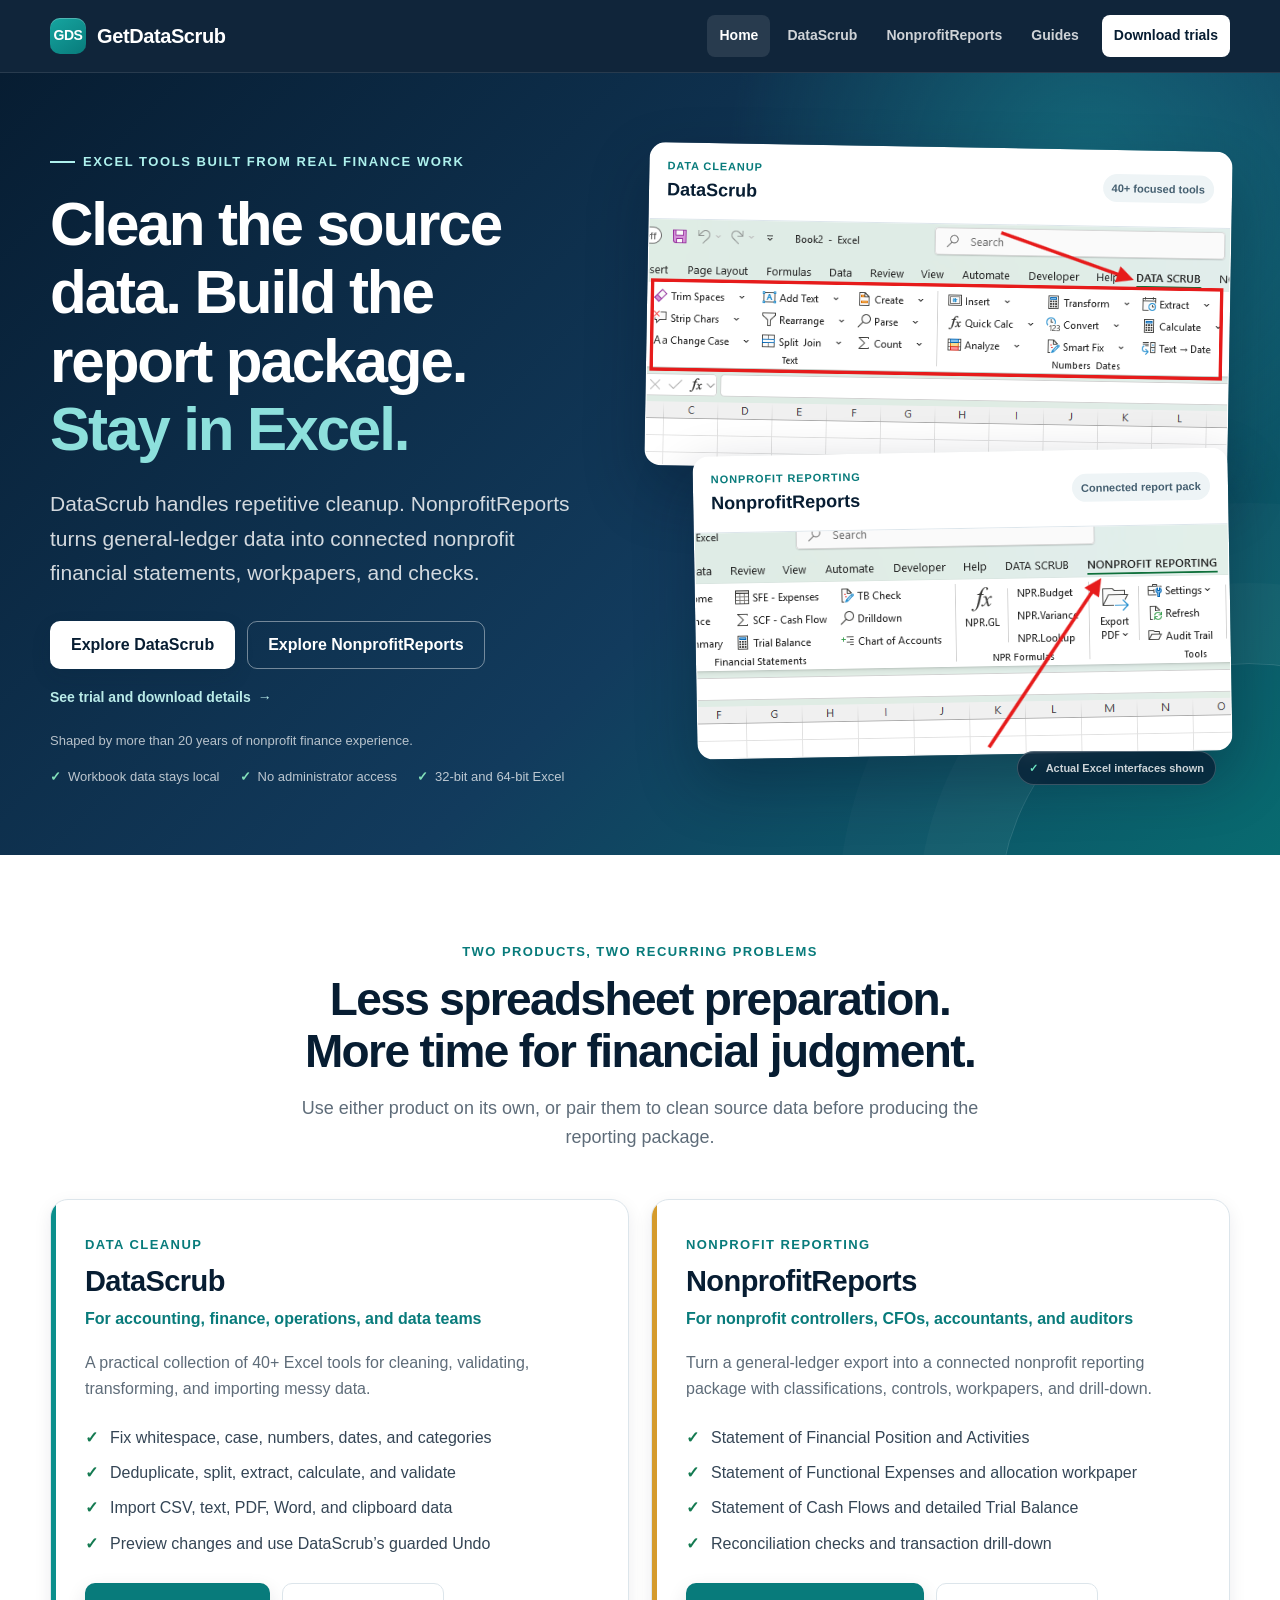
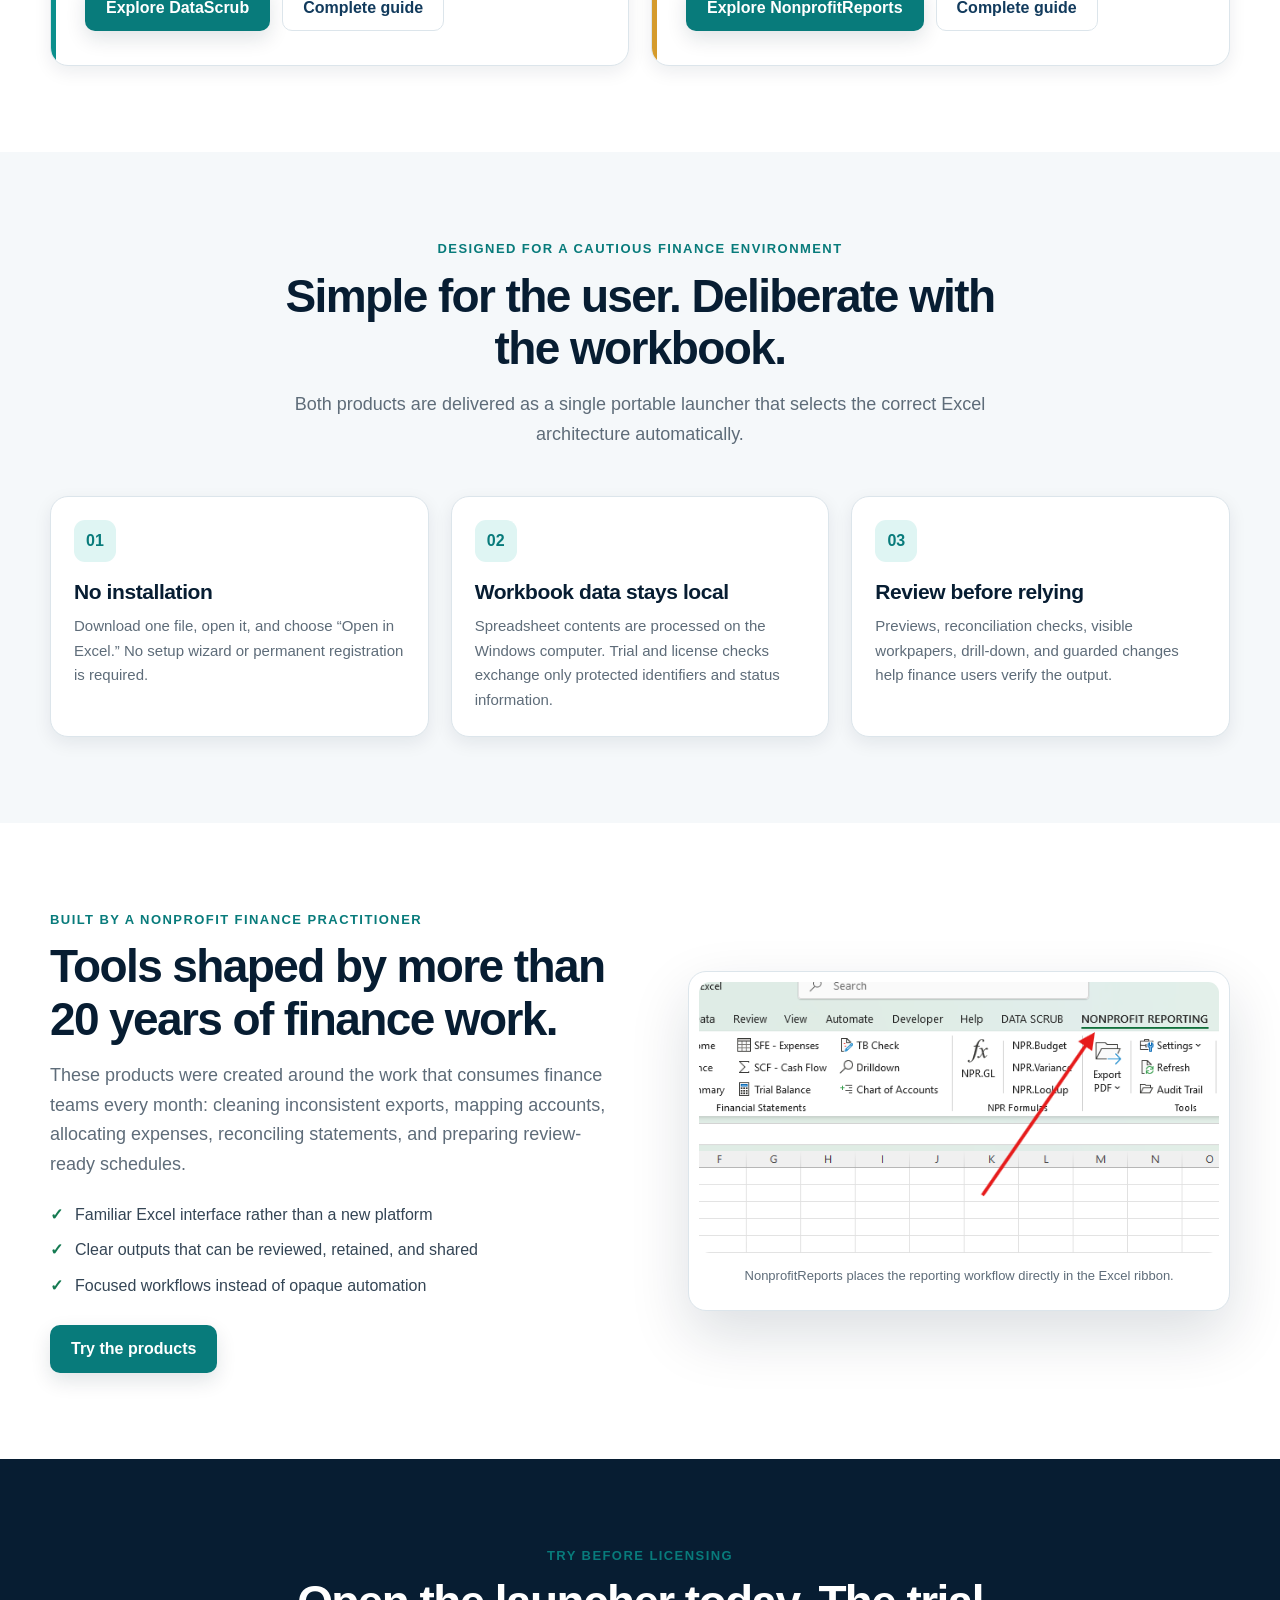
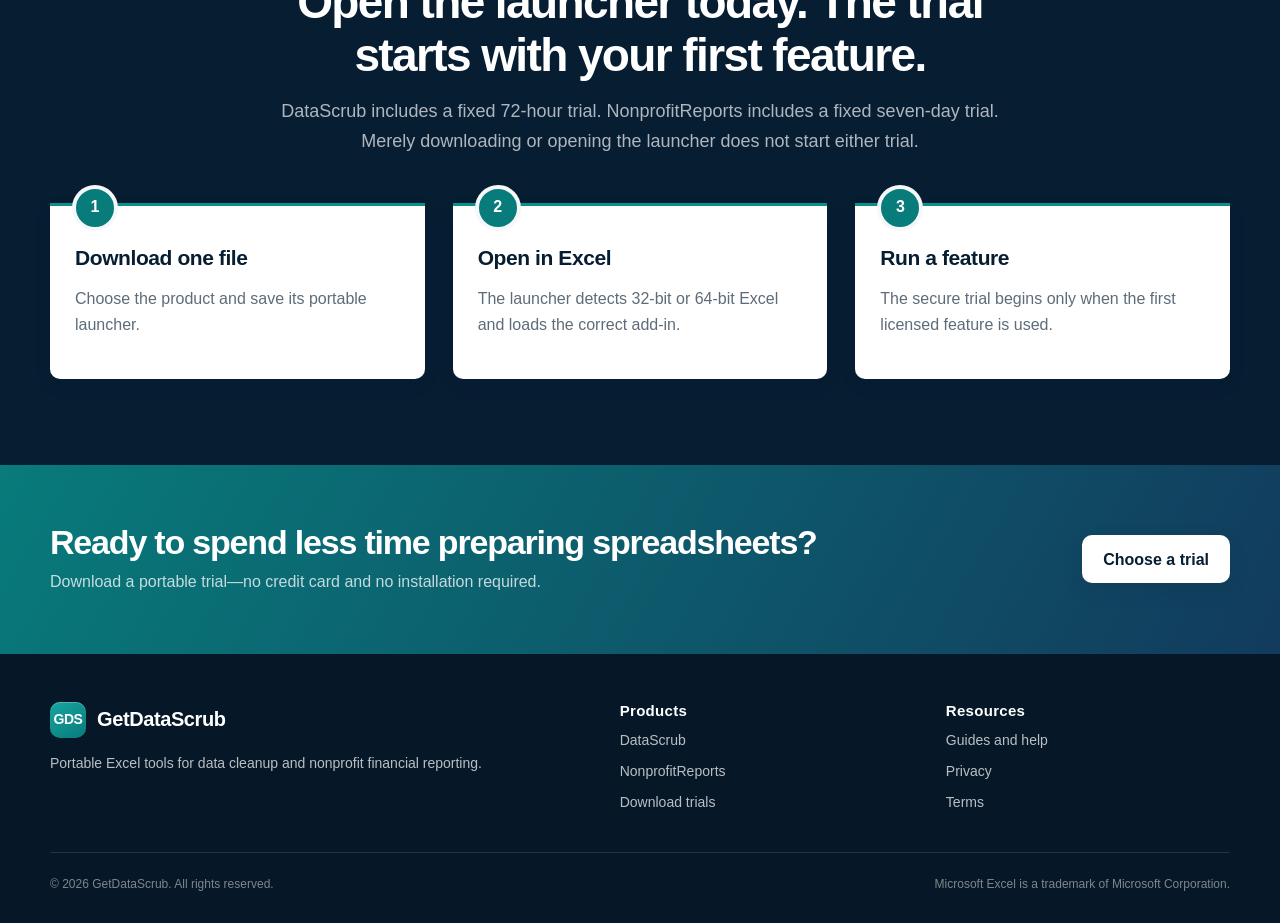
<file: index.html>
<!doctype html>
<html lang="en">
<head>
  <meta charset="utf-8">
  <meta name="viewport" content="width=device-width, initial-scale=1">
  <title>GetDataScrub — Excel tools for clean data and nonprofit reporting</title>
  <meta name="description" content="Portable Excel add-ins for cleaning accounting data and producing nonprofit financial reports. No installation, no administrator access, and no workbook uploads.">
  <meta property="og:title" content="GetDataScrub — Less spreadsheet cleanup. Better reporting.">
  <meta property="og:description" content="Two portable Excel add-ins built for accounting and nonprofit finance teams.">
  <meta property="og:image" content="https://getdatascrub.com/assets/og.png"><meta name="twitter:card" content="summary_large_image">
  <link rel="stylesheet" href="assets/site.css?v=20260819-3">
</head>
<body>
  <a class="skip-link" href="#main">Skip to content</a>
  <header class="site-header"><div class="container nav-wrap">
    <a class="brand" href="index.html" aria-label="GetDataScrub home"><span class="brand-mark">GDS</span><span>GetDataScrub</span></a>
    <button class="nav-toggle" type="button" aria-label="Open navigation" aria-expanded="false" data-nav-toggle>☰</button>
    <nav class="site-nav" aria-label="Primary navigation" data-nav><a href="index.html" aria-current="page">Home</a><a href="datascrub.html">DataScrub</a><a href="nonprofitreports.html">NonprofitReports</a><a href="support.html">Guides</a><a class="nav-cta" href="downloads.html">Download trials</a></nav>
  </div></header>

  <main id="main">
    <section class="hero home-hero"><div class="container home-hero-grid">
      <div class="home-hero-copy">
        <div class="eyebrow">Excel tools built from real finance work</div>
        <h1>Clean the source data. Build the report package. <strong>Stay in Excel.</strong></h1>
        <p class="hero-copy">DataScrub handles repetitive cleanup. NonprofitReports turns general-ledger data into connected nonprofit financial statements, workpapers, and checks.</p>
        <div class="home-hero-actions"><a class="button button-light" href="datascrub.html">Explore DataScrub</a><a class="button button-outline" href="nonprofitreports.html">Explore NonprofitReports</a></div>
        <a class="trial-details-link" href="downloads.html">See trial and download details <span aria-hidden="true">→</span></a>
        <p class="experience-note">Shaped by more than 20 years of nonprofit finance experience.</p>
        <div class="trust-line" aria-label="Product benefits"><span>Workbook data stays local</span><span>No administrator access</span><span>32-bit and 64-bit Excel</span></div>
      </div>
      <div class="home-product-showcase" aria-label="Actual DataScrub and NonprofitReports interfaces in Excel">
        <article class="home-ribbon-card">
          <div class="home-ribbon-heading"><div><span>Data cleanup</span><strong>DataScrub</strong></div><em>40+ focused tools</em></div>
          <img src="datascrub-ribbon.png" alt="Actual DataScrub ribbon displayed in Microsoft Excel">
        </article>
        <article class="home-ribbon-card npr-card">
          <div class="home-ribbon-heading"><div><span>Nonprofit reporting</span><strong>NonprofitReports</strong></div><em>Connected report pack</em></div>
          <img src="npr-ribbon.png" alt="Actual NonprofitReports ribbon displayed in Microsoft Excel">
        </article>
        <p class="actual-interface-note"><span aria-hidden="true">✓</span> Actual Excel interfaces shown</p>
      </div>
    </div></section>

    <section class="section" id="products"><div class="container">
      <div class="section-heading"><div class="kicker">Two products, two recurring problems</div><h2>Less spreadsheet preparation. More time for financial judgment.</h2><p>Use either product on its own, or pair them to clean source data before producing the reporting package.</p></div>
      <div class="product-grid">
        <article class="card product-card"><div class="kicker">Data cleanup</div><h3>DataScrub</h3><p class="audience">For accounting, finance, operations, and data teams</p><p>A practical collection of 40+ Excel tools for cleaning, validating, transforming, and importing messy data.</p><ul><li>Fix whitespace, case, numbers, dates, and categories</li><li>Deduplicate, split, extract, calculate, and validate</li><li>Import CSV, text, PDF, Word, and clipboard data</li><li>Preview changes and use DataScrub’s guarded Undo</li></ul><div class="button-row"><a class="button" href="datascrub.html">Explore DataScrub</a><a class="button button-secondary" href="guides/datascrub/">Complete guide</a></div></article>
        <article class="card product-card npr"><div class="kicker">Nonprofit reporting</div><h3>NonprofitReports</h3><p class="audience">For nonprofit controllers, CFOs, accountants, and auditors</p><p>Turn a general-ledger export into a connected nonprofit reporting package with classifications, controls, workpapers, and drill-down.</p><ul><li>Statement of Financial Position and Activities</li><li>Statement of Functional Expenses and allocation workpaper</li><li>Statement of Cash Flows and detailed Trial Balance</li><li>Reconciliation checks and transaction drill-down</li></ul><div class="button-row"><a class="button" href="nonprofitreports.html">Explore NonprofitReports</a><a class="button button-secondary" href="guides/nonprofitreports/">Complete guide</a></div></article>
      </div>
    </div></section>

    <section class="section section-soft"><div class="container">
      <div class="section-heading"><div class="kicker">Designed for a cautious finance environment</div><h2>Simple for the user. Deliberate with the workbook.</h2><p>Both products are delivered as a single portable launcher that selects the correct Excel architecture automatically.</p></div>
      <div class="card-grid three">
        <article class="card feature-card"><div class="feature-icon">01</div><h3>No installation</h3><p>Download one file, open it, and choose “Open in Excel.” No setup wizard or permanent registration is required.</p></article>
        <article class="card feature-card"><div class="feature-icon">02</div><h3>Workbook data stays local</h3><p>Spreadsheet contents are processed on the Windows computer. Trial and license checks exchange only protected identifiers and status information.</p></article>
        <article class="card feature-card"><div class="feature-icon">03</div><h3>Review before relying</h3><p>Previews, reconciliation checks, visible workpapers, drill-down, and guarded changes help finance users verify the output.</p></article>
      </div>
    </div></section>

    <section class="section"><div class="container split">
      <div><div class="kicker">Built by a nonprofit finance practitioner</div><h2>Tools shaped by more than 20 years of finance work.</h2><p class="lead">These products were created around the work that consumes finance teams every month: cleaning inconsistent exports, mapping accounts, allocating expenses, reconciling statements, and preparing review-ready schedules.</p><ul class="check-list"><li>Familiar Excel interface rather than a new platform</li><li>Clear outputs that can be reviewed, retained, and shared</li><li>Focused workflows instead of opaque automation</li></ul><a class="button" href="downloads.html">Try the products</a></div>
      <div class="screenshot-frame"><img src="npr-ribbon.png" alt="NonprofitReports tab displayed in the Microsoft Excel ribbon"><p class="mini-note">NonprofitReports places the reporting workflow directly in the Excel ribbon.</p></div>
    </div></section>

    <section class="section section-dark"><div class="container">
      <div class="section-heading"><div class="kicker">Try before licensing</div><h2>Open the launcher today. The trial starts with your first feature.</h2><p>DataScrub includes a fixed 72-hour trial. NonprofitReports includes a fixed seven-day trial. Merely downloading or opening the launcher does not start either trial.</p></div>
      <div class="steps"><article class="step"><h3>Download one file</h3><p>Choose the product and save its portable launcher.</p></article><article class="step"><h3>Open in Excel</h3><p>The launcher detects 32-bit or 64-bit Excel and loads the correct add-in.</p></article><article class="step"><h3>Run a feature</h3><p>The secure trial begins only when the first licensed feature is used.</p></article></div>
    </div></section>

    <section class="cta-band"><div class="container cta-row"><div><h2>Ready to spend less time preparing spreadsheets?</h2><p>Download a portable trial—no credit card and no installation required.</p></div><a class="button button-light" href="downloads.html">Choose a trial</a></div></section>
  </main>

  <footer class="site-footer"><div class="container"><div class="footer-grid"><div><a class="brand" href="index.html"><span class="brand-mark">GDS</span><span>GetDataScrub</span></a><p>Portable Excel tools for data cleanup and nonprofit financial reporting.</p></div><div><h3>Products</h3><div class="footer-links"><a href="datascrub.html">DataScrub</a><a href="nonprofitreports.html">NonprofitReports</a><a href="downloads.html">Download trials</a></div></div><div><h3>Resources</h3><div class="footer-links"><a href="support.html">Guides and help</a><a href="privacy-policy.html">Privacy</a><a href="terms-of-service.html">Terms</a></div></div></div><div class="footer-bottom"><span>© <span data-year>2026</span> GetDataScrub. All rights reserved.</span><span>Microsoft Excel is a trademark of Microsoft Corporation.</span></div></div></footer>
  <script src="assets/site.js"></script>
</body>
</html>
</file>
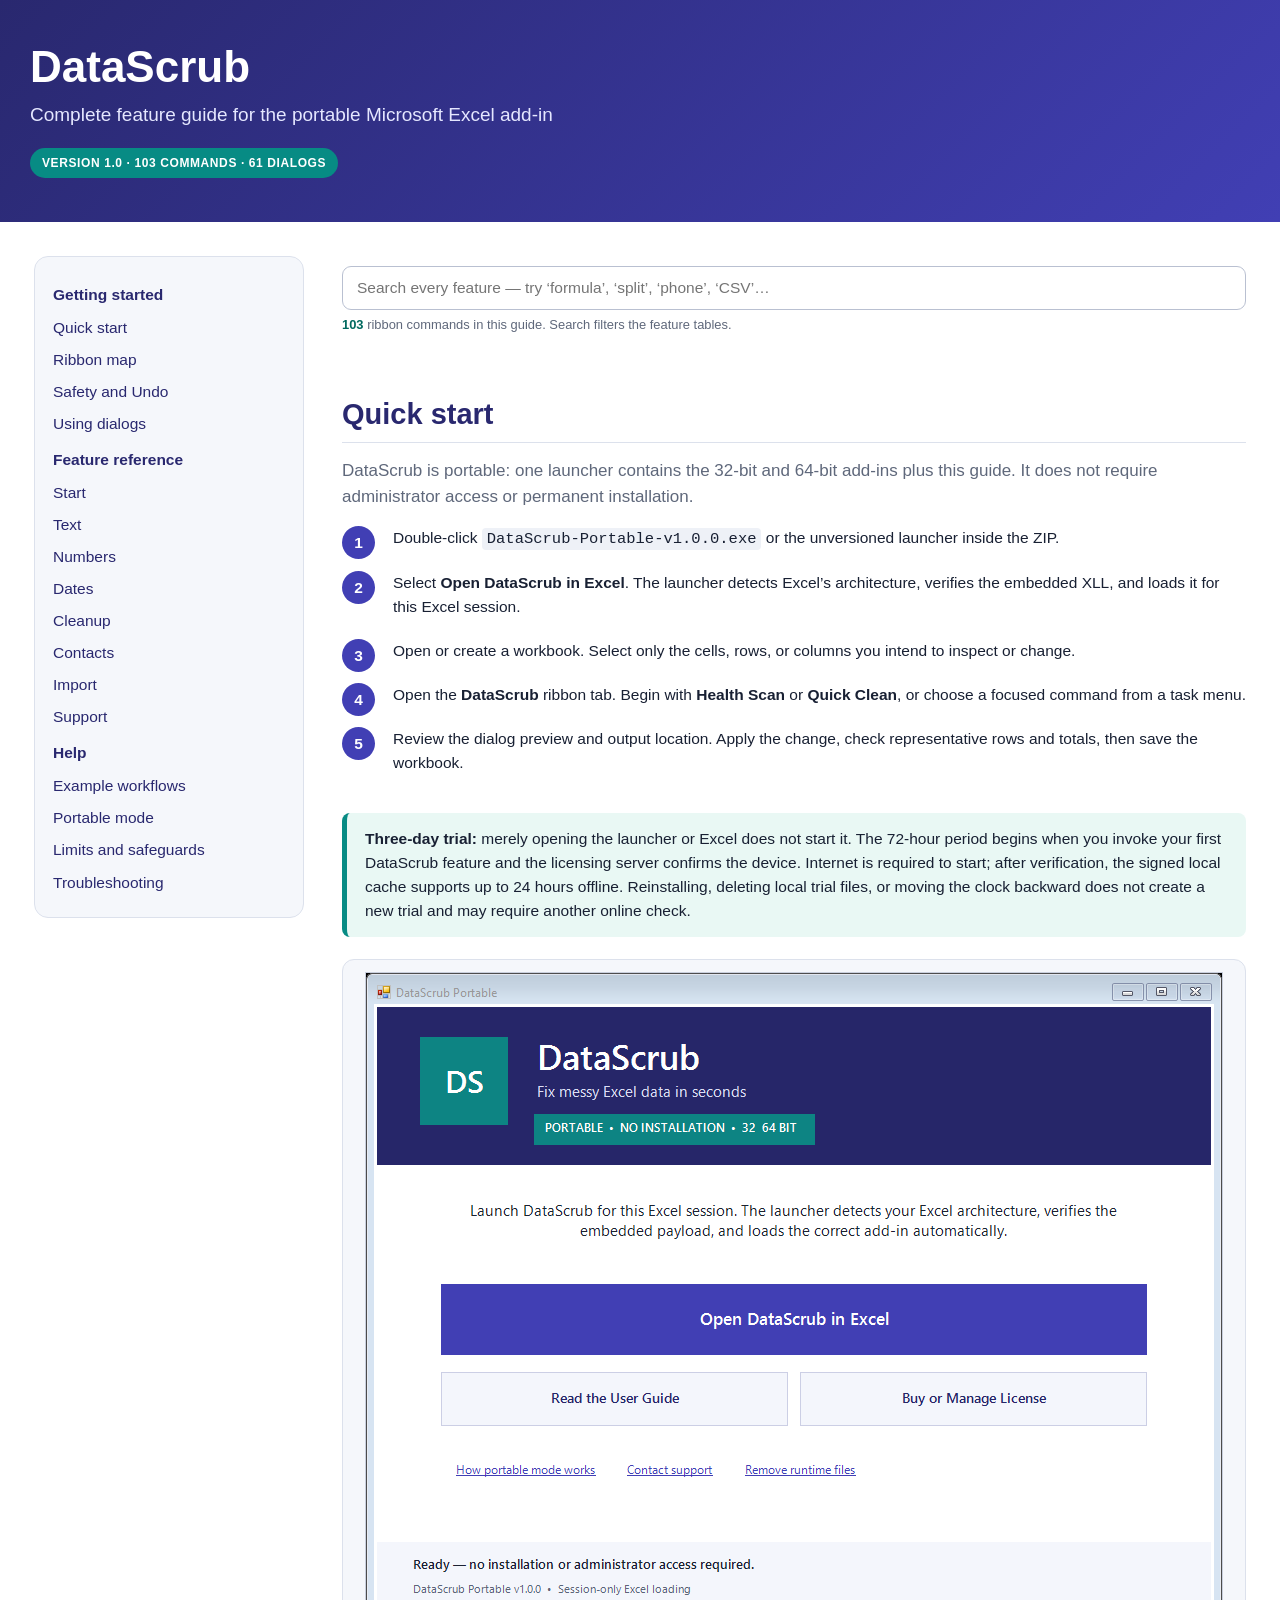
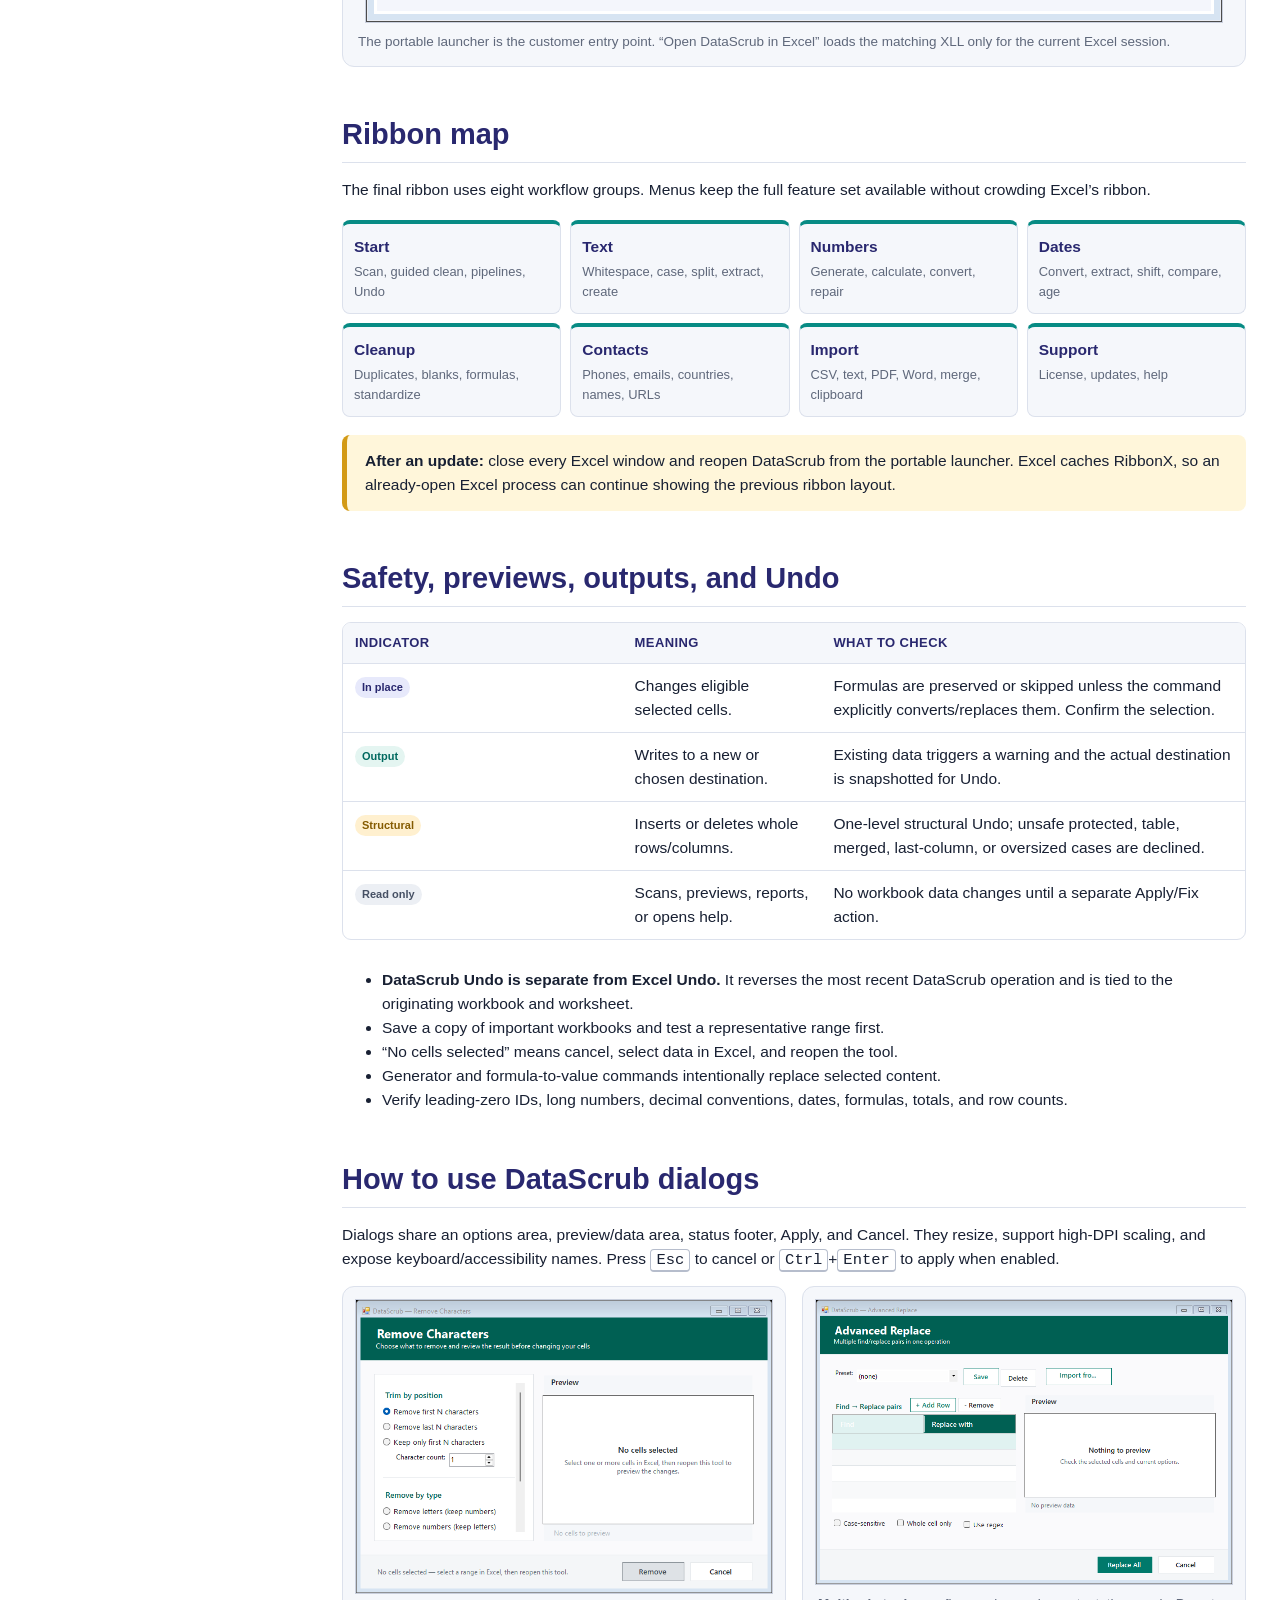
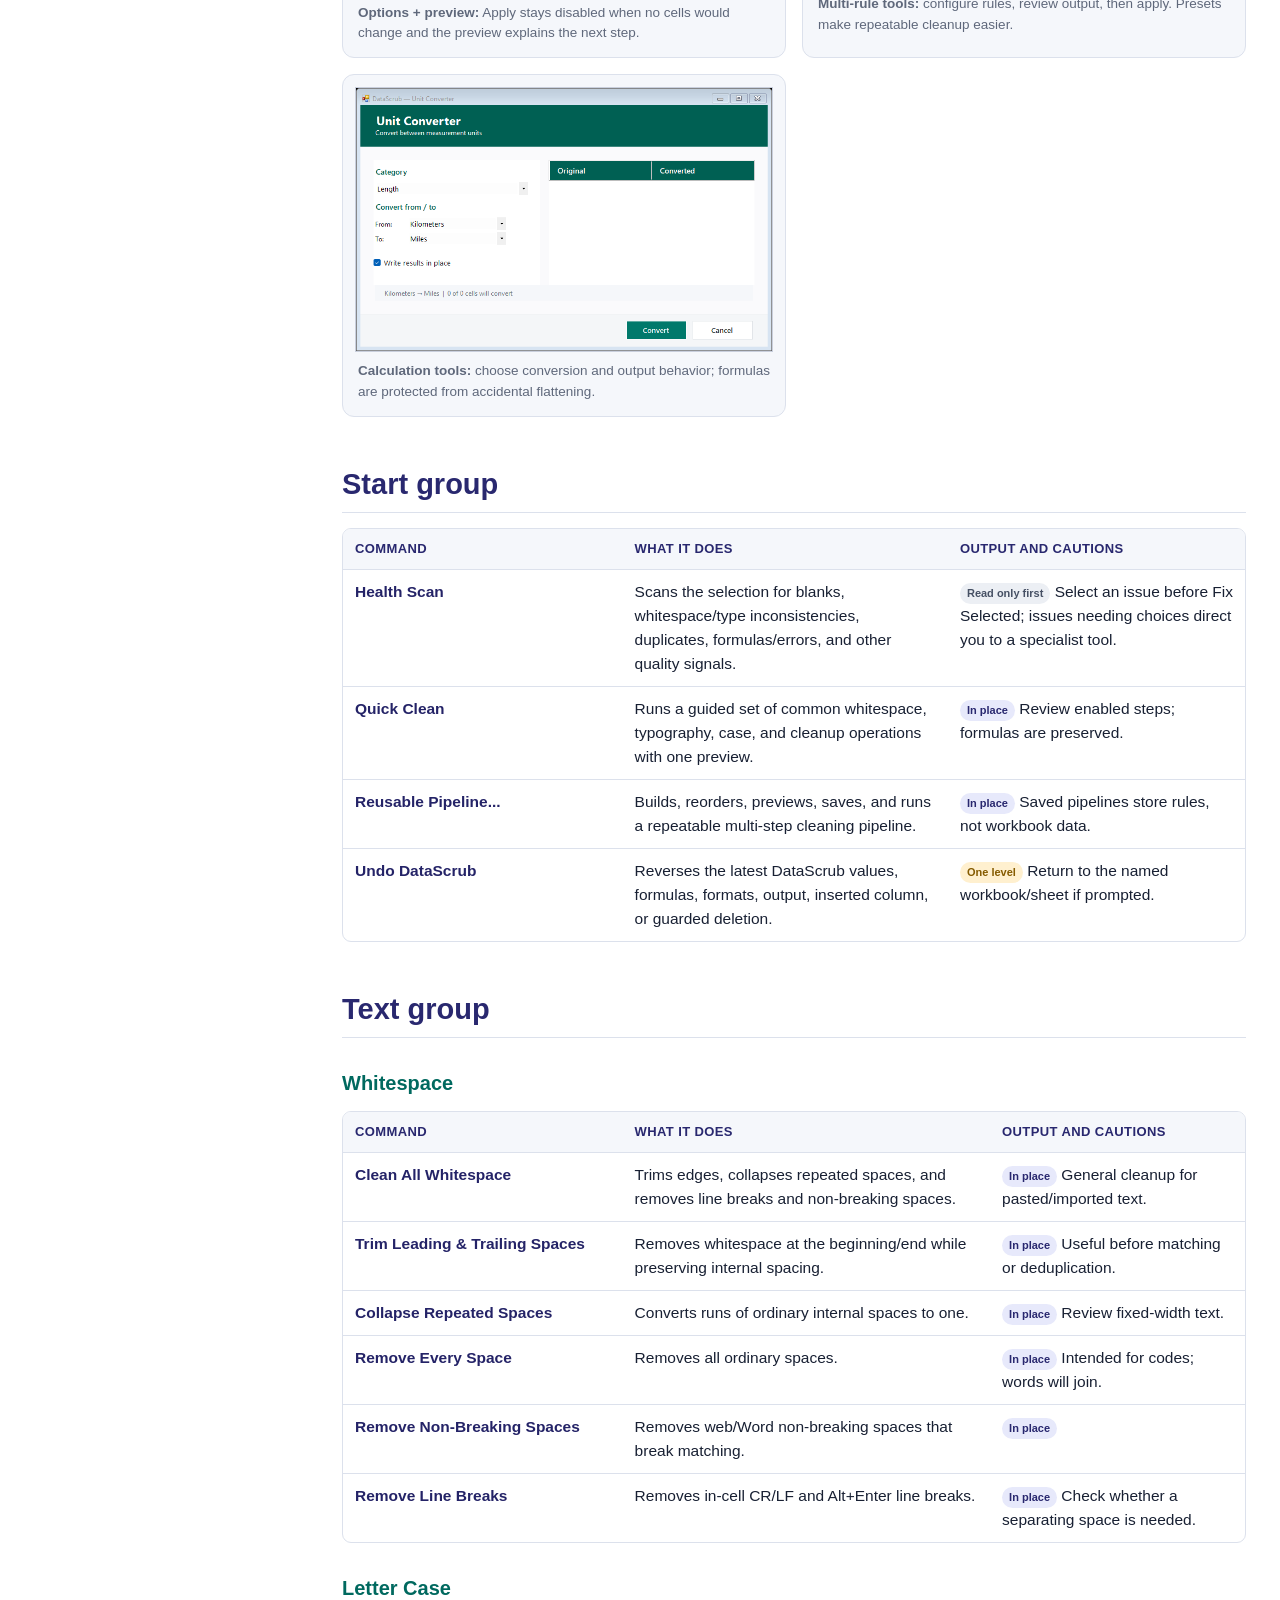
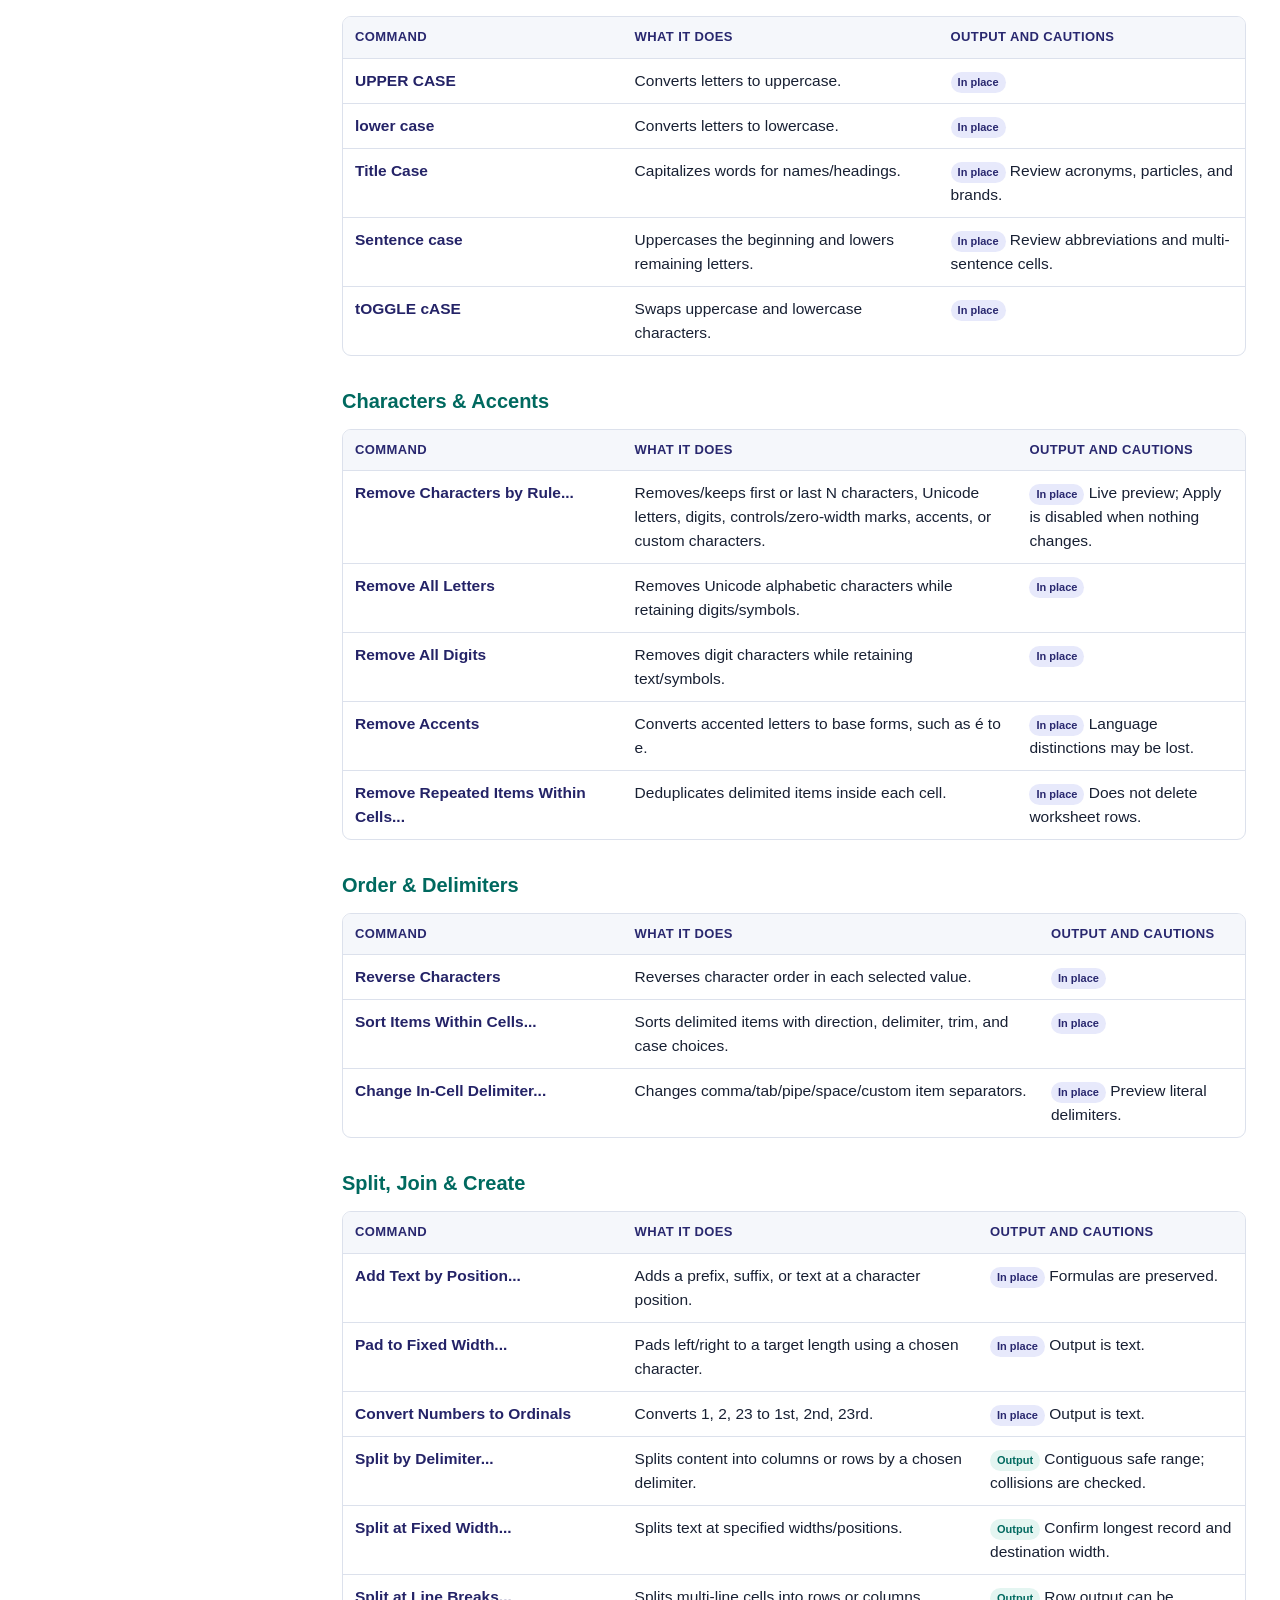
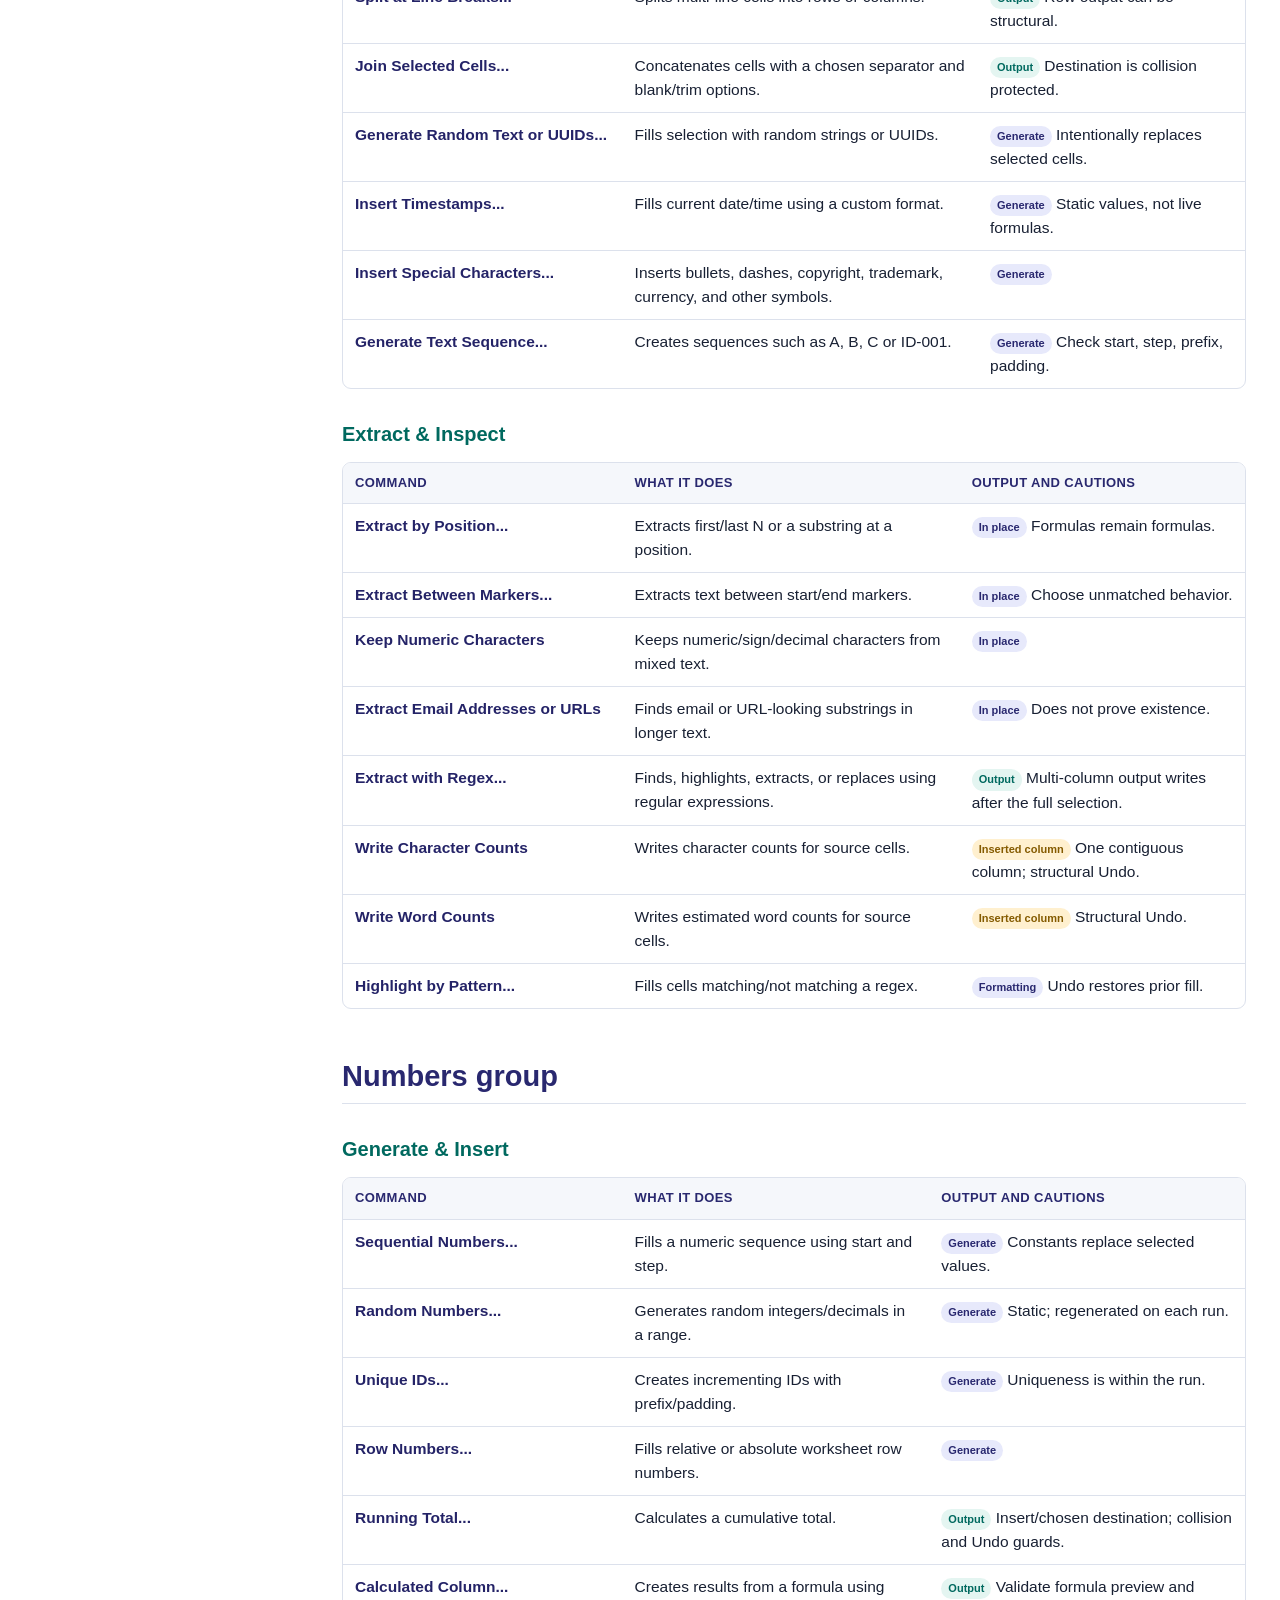
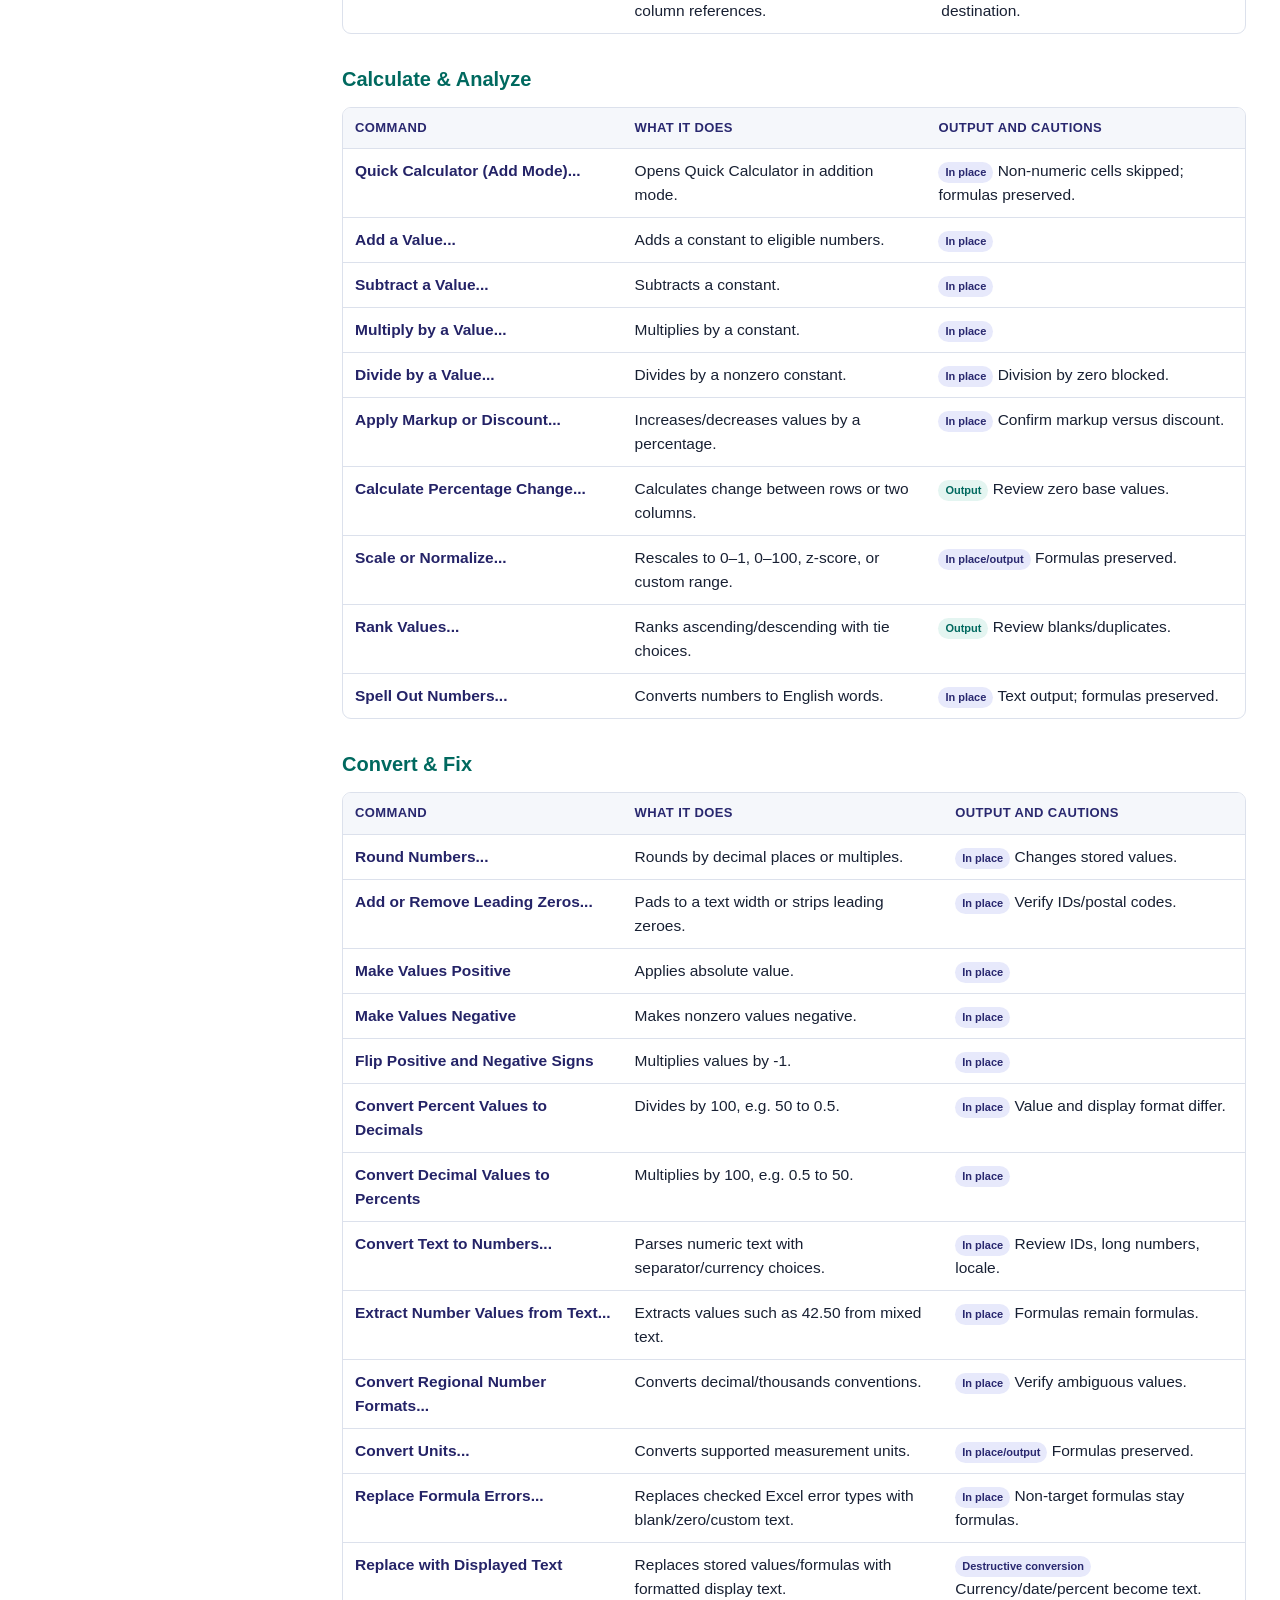
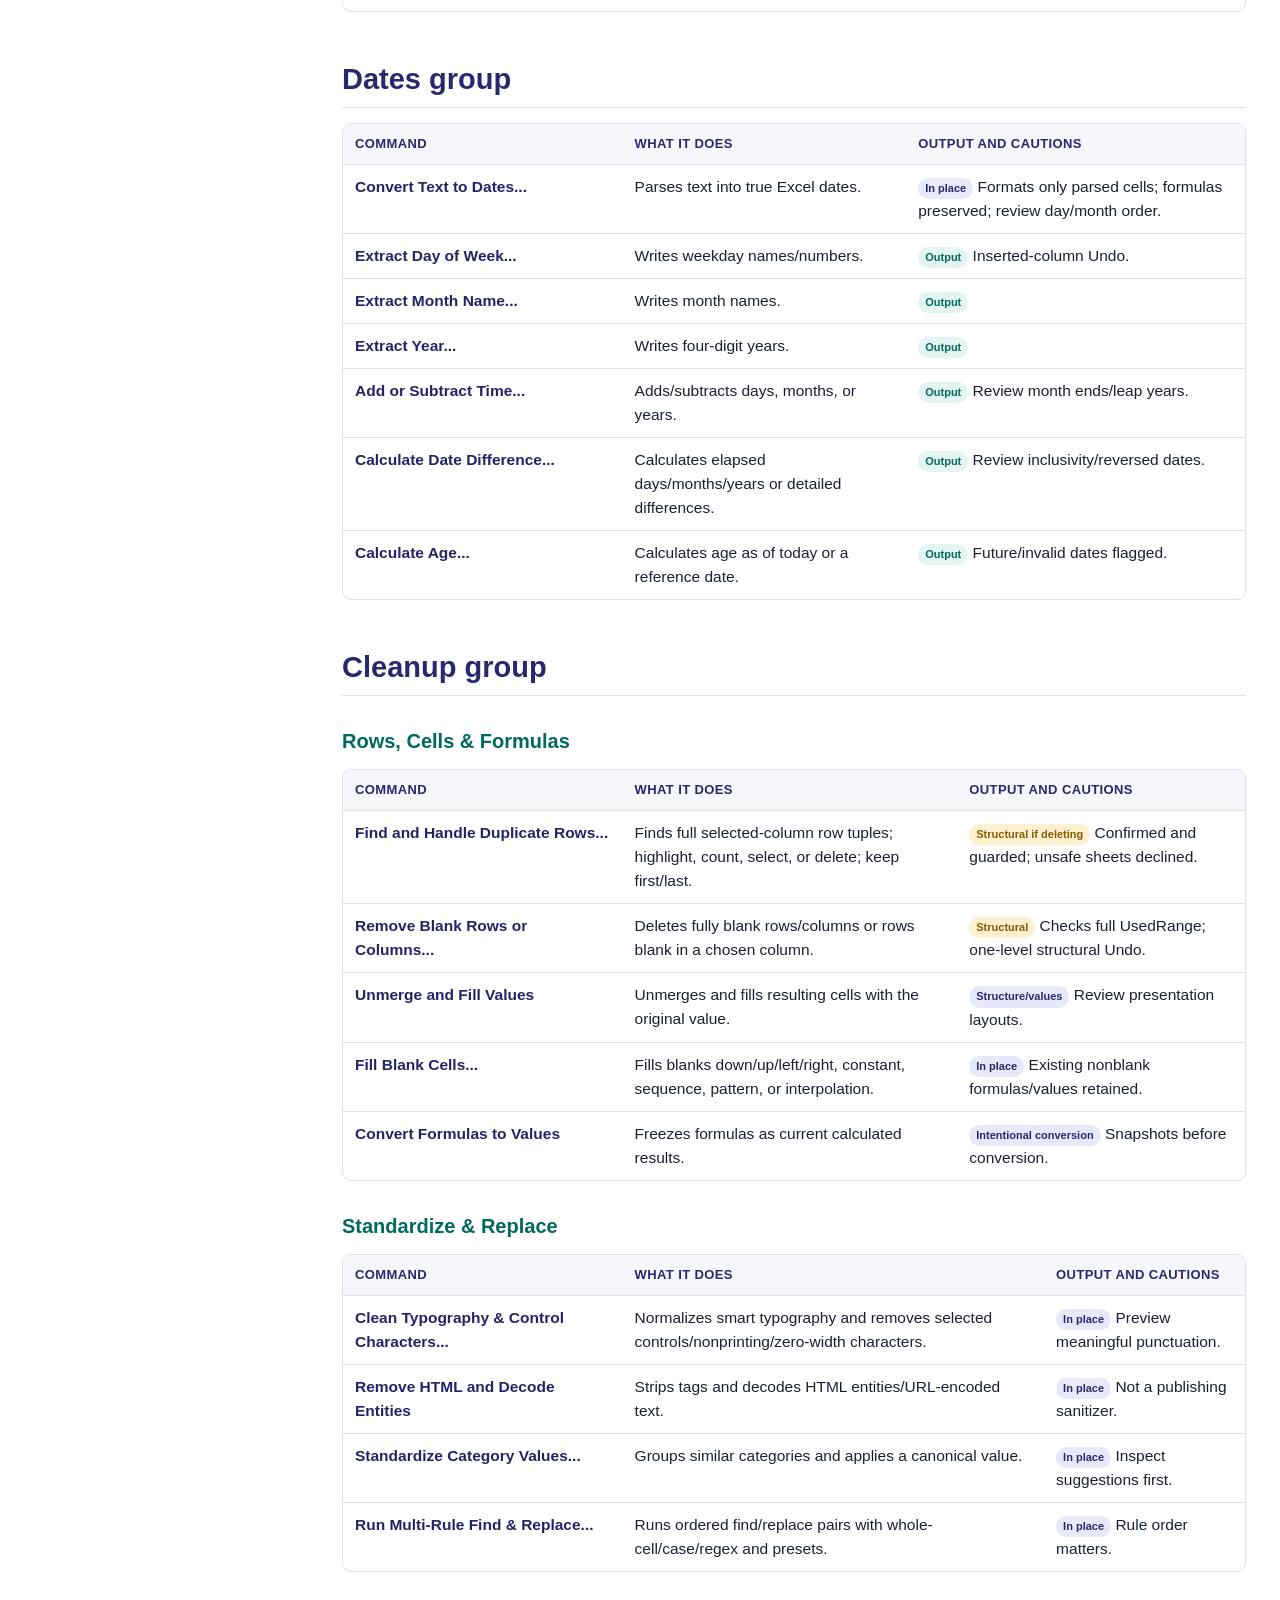
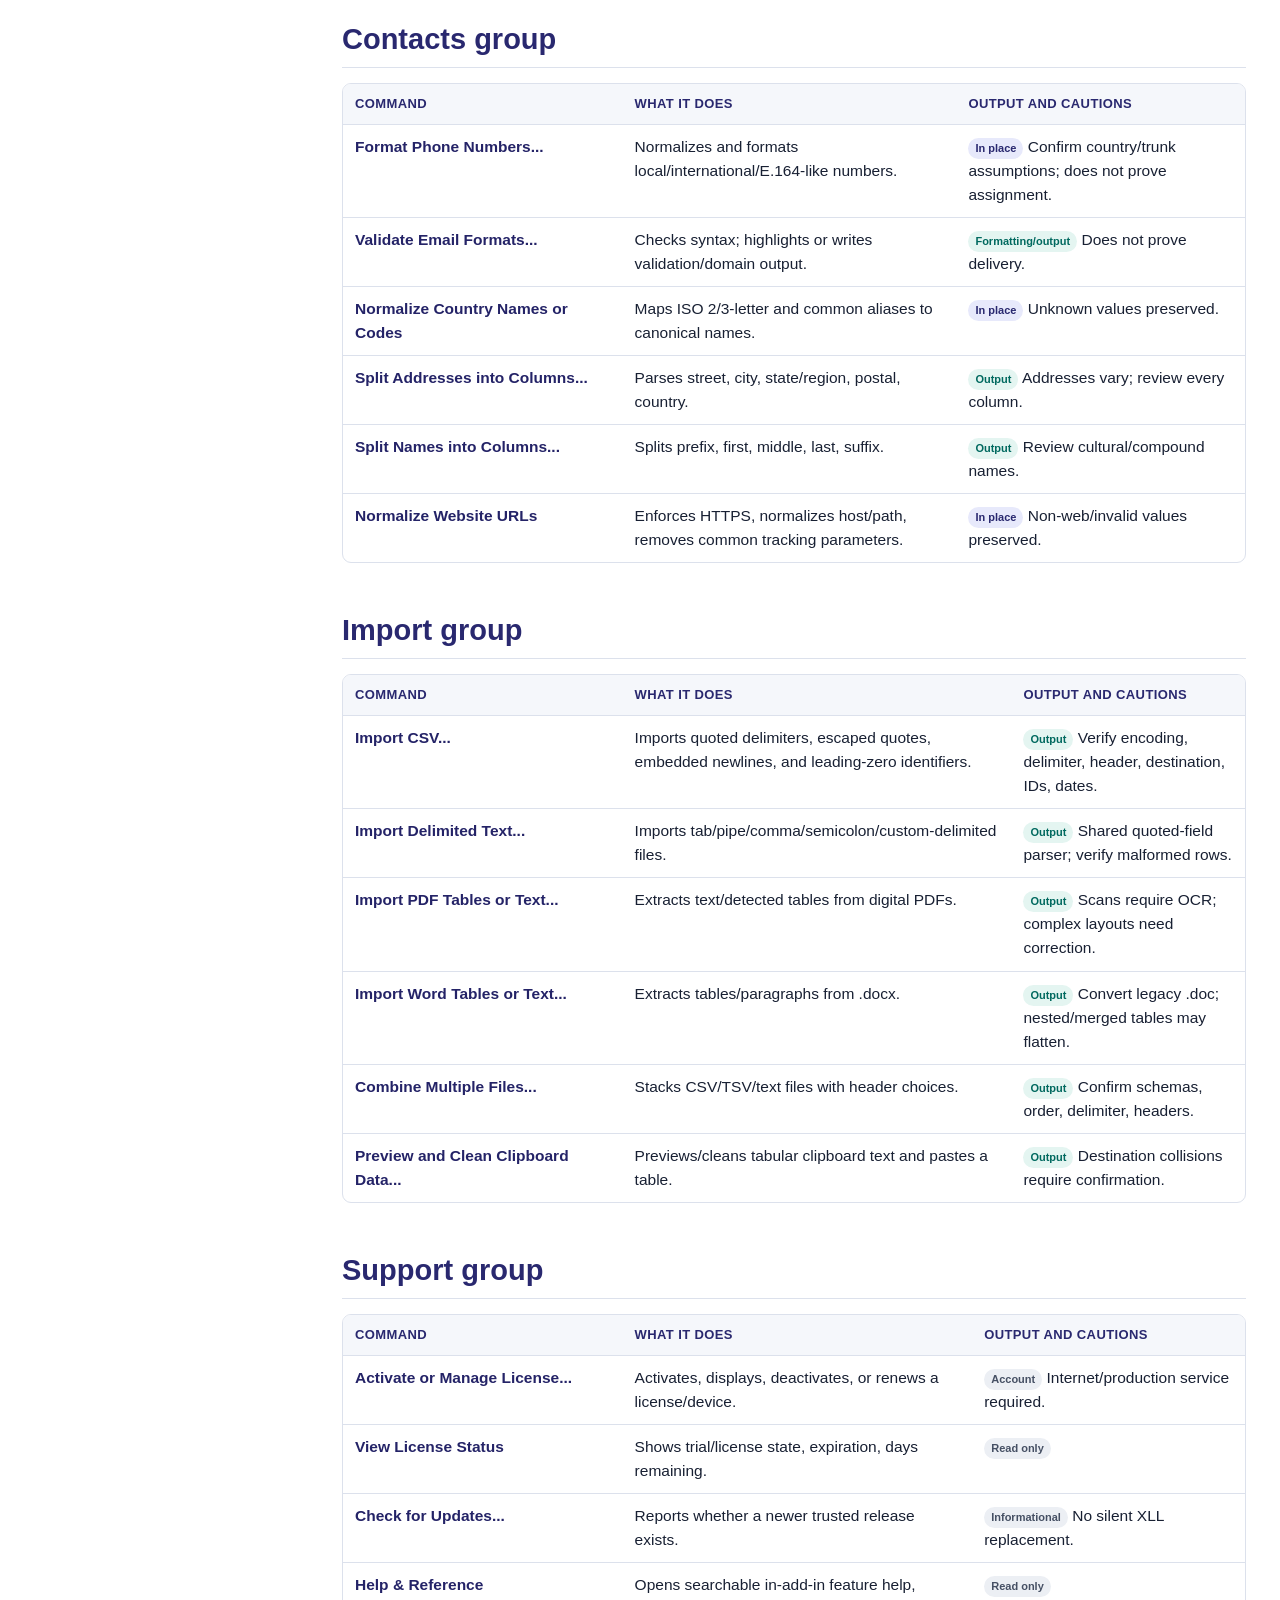
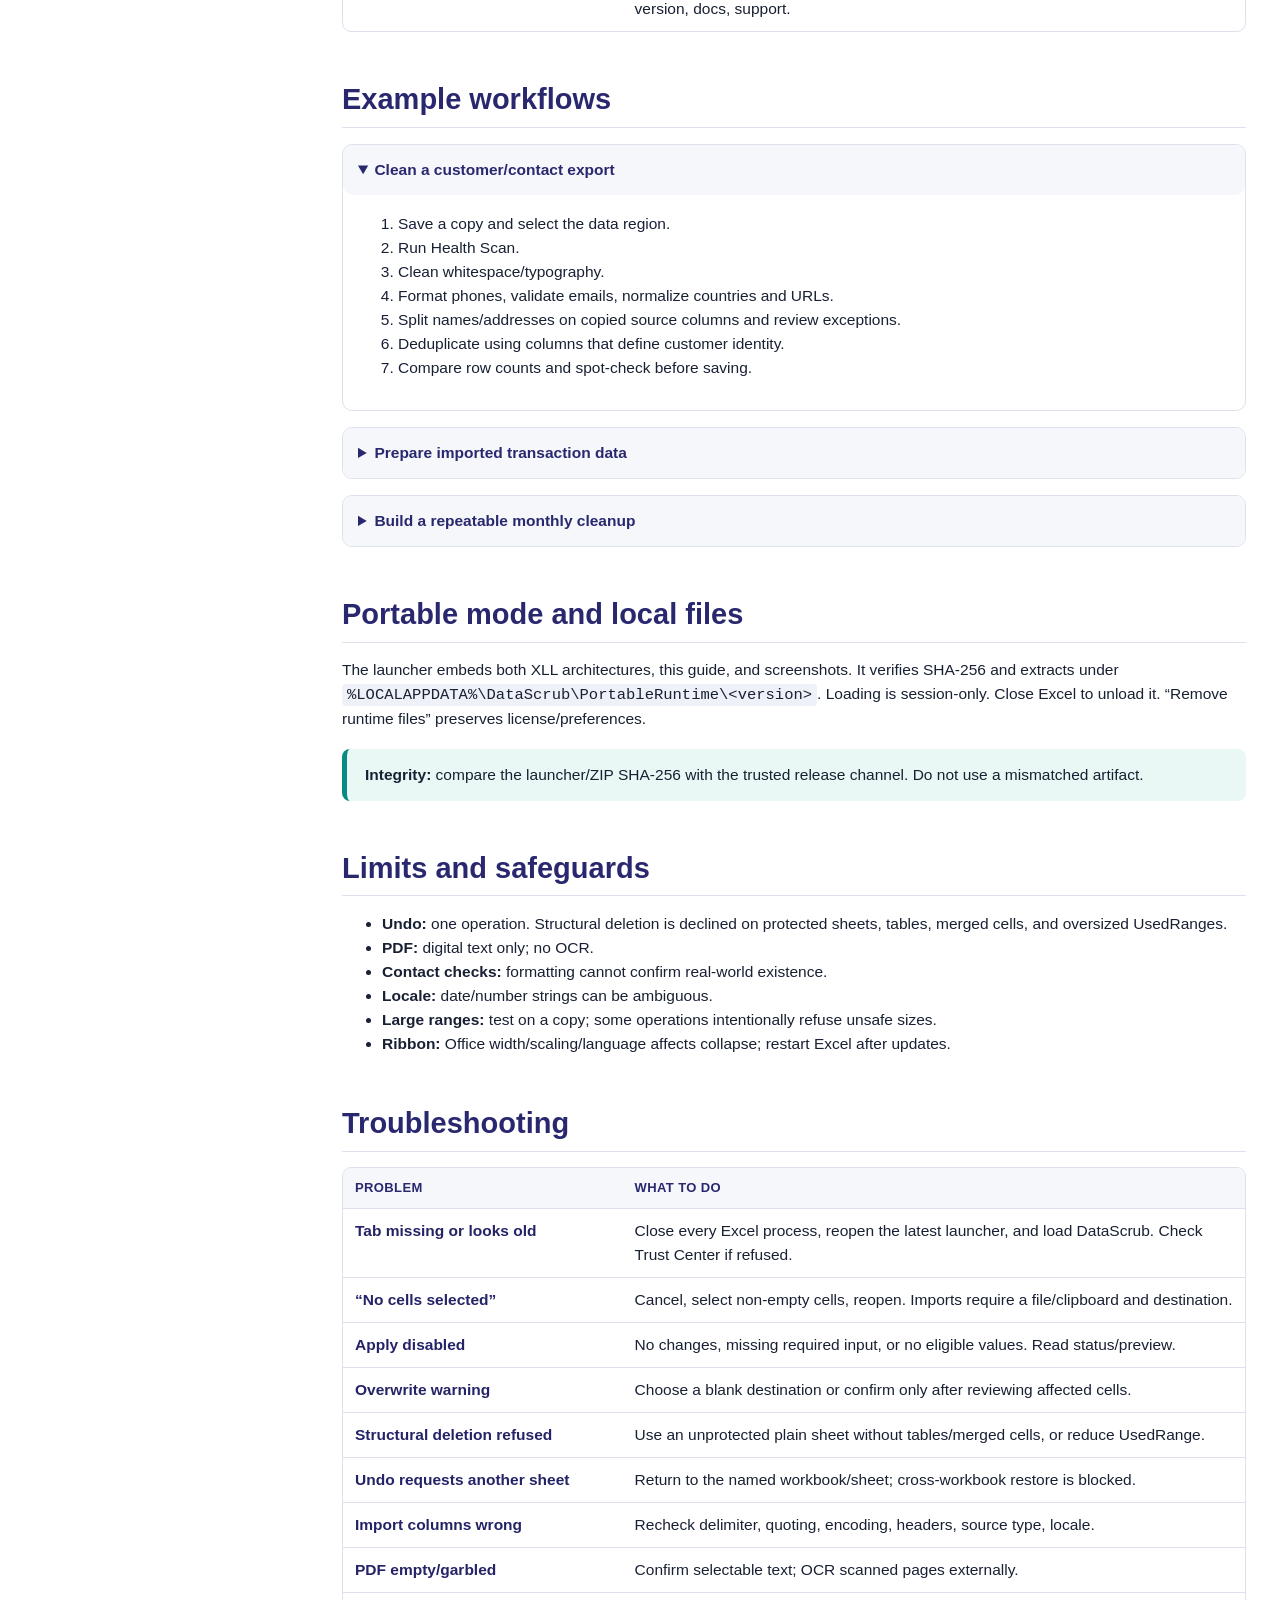
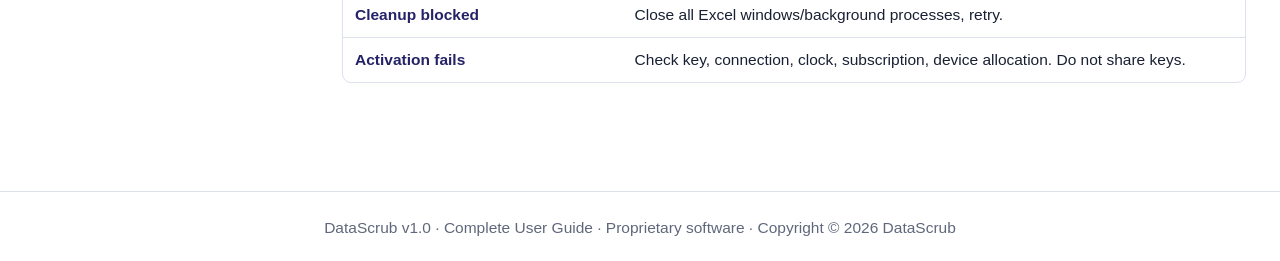
<file: guides/datascrub/index.html>
<!doctype html>
<html lang="en">
<head>
  <meta charset="utf-8">
  <meta name="viewport" content="width=device-width,initial-scale=1">
  <link rel="icon" href="data:,">
  <title>DataScrub Complete User Guide</title>
  <style>
    :root{--ink:#182033;--muted:#5f687b;--indigo:#413fb4;--deep:#29286f;--teal:#078b84;--teal-dark:#00695f;--mist:#f5f7fb;--line:#dce1ec;--warn:#fff6da;--danger:#fff0ef;--success:#e9f8f4;--code:#eef1f7}
    *{box-sizing:border-box}html{scroll-behavior:smooth}body{margin:0;color:var(--ink);font:15.5px/1.55 "Segoe UI",Arial,sans-serif;background:#fff}a{color:var(--indigo)}
    header{background:linear-gradient(135deg,var(--deep),var(--indigo));color:#fff;padding:44px 26px}header>div{max-width:1220px;margin:auto}header h1{font-size:44px;line-height:1.05;margin:0 0 10px}header p{margin:0;color:#e5e7ff;font-size:19px}.badge{display:inline-block;margin-top:18px;padding:6px 12px;border-radius:999px;background:var(--teal);font-weight:700;font-size:12px;letter-spacing:.05em}
    .layout{display:grid;grid-template-columns:270px minmax(0,1fr);gap:38px;max-width:1260px;margin:0 auto;padding:34px 24px 80px}nav{position:sticky;top:16px;align-self:start;max-height:calc(100vh - 32px);overflow:auto;background:var(--mist);border:1px solid var(--line);border-radius:14px;padding:18px}nav strong{display:block;margin:8px 0 5px;color:var(--deep)}nav a{display:block;padding:4px 0;color:var(--deep);text-decoration:none}nav a:hover{text-decoration:underline}main{min-width:0;max-width:930px}
    h2{font-size:29px;line-height:1.2;margin:50px 0 15px;color:var(--deep);border-bottom:1px solid var(--line);padding-bottom:10px}h2:first-child{margin-top:0}h3{font-size:20px;margin:30px 0 9px;color:var(--teal-dark)}p{margin:8px 0 14px}.lede{font-size:17px;color:var(--muted)}
    .search{position:sticky;top:0;z-index:3;background:rgba(255,255,255,.96);padding:10px 0 12px}.search input{width:100%;height:44px;padding:0 14px;border:1px solid #b9c0d1;border-radius:9px;font:inherit}.search small{display:block;color:var(--muted);margin-top:5px}
    .callout{background:var(--warn);border-left:5px solid #d39a16;border-radius:8px;padding:14px 18px;margin:18px 0}.callout.success{background:var(--success);border-left-color:var(--teal)}.callout.danger{background:var(--danger);border-left-color:#bd443d}
    .steps{counter-reset:step;list-style:none;padding:0}.steps li{position:relative;padding:0 0 20px 51px;min-height:42px}.steps li:before{counter-increment:step;content:counter(step);position:absolute;left:0;top:0;width:33px;height:33px;border-radius:50%;background:var(--indigo);color:#fff;text-align:center;line-height:33px;font-weight:700}
    .ribbon-map{display:grid;grid-template-columns:repeat(4,minmax(130px,1fr));gap:9px;margin:18px 0}.ribbon-map a{display:block;text-decoration:none;border:1px solid var(--line);border-top:4px solid var(--teal);border-radius:8px;padding:11px;background:var(--mist);color:var(--deep);font-weight:700}.ribbon-map small{display:block;color:var(--muted);font-weight:400;margin-top:3px}
    figure{margin:22px 0 30px;background:var(--mist);border:1px solid var(--line);border-radius:12px;padding:12px}figure img{display:block;max-width:100%;height:auto;margin:auto;border:1px solid #c9cfdd;background:#fff}figcaption{color:var(--muted);font-size:13.5px;margin:9px 3px 1px}.gallery{display:grid;grid-template-columns:1fr 1fr;gap:16px}.gallery figure{margin:0}
    table{width:100%;border-collapse:separate;border-spacing:0;margin:12px 0 28px;border:1px solid var(--line);border-radius:9px;overflow:hidden}th,td{padding:10px 12px;text-align:left;vertical-align:top;border-bottom:1px solid var(--line)}tr:last-child td{border-bottom:0}th{background:var(--mist);color:var(--deep);font-size:13px;text-transform:uppercase;letter-spacing:.03em}tbody tr:hover{background:#fafbfe}td:first-child{width:31%;font-weight:650;color:#242367}.mode{white-space:nowrap;display:inline-block;padding:2px 7px;border-radius:999px;background:#e7e9fb;color:var(--deep);font-size:11px;font-weight:700}.mode.out{background:#e4f5f1;color:#00695f}.mode.struct{background:#fff0cf;color:#855b00}.mode.info{background:#eceff4;color:#465064}
    details{margin:16px 0;border:1px solid var(--line);border-radius:10px;background:#fff}summary{cursor:pointer;padding:13px 15px;font-weight:700;color:var(--deep);background:var(--mist);border-radius:10px}details>div{padding:2px 15px 14px}code{background:var(--code);border-radius:4px;padding:2px 5px}kbd{border:1px solid #b6bdcc;border-bottom-width:2px;border-radius:4px;padding:1px 5px;background:#fff}footer{color:var(--muted);border-top:1px solid var(--line);padding:24px;text-align:center}.hidden{display:none!important}.count{font-weight:700;color:var(--teal-dark)}
    @media(max-width:900px){.layout{display:block}.layout nav{position:static;max-height:none;margin-bottom:24px}.ribbon-map{grid-template-columns:repeat(2,1fr)}.gallery{grid-template-columns:1fr}header h1{font-size:35px}}@media(max-width:560px){.ribbon-map{grid-template-columns:1fr}th:nth-child(3),td:nth-child(3){display:none}td:first-child{width:42%}}
    @media print{nav,.search{display:none}.layout{display:block;padding:0}header{padding:22px;background:#fff;color:#000;border-bottom:2px solid #000}header p{color:#333}.badge{border:1px solid #333;background:#fff;color:#000}h2{break-after:avoid}table,figure{break-inside:avoid}details{break-inside:avoid}details>div{display:block!important}a{color:#000;text-decoration:none}}
  </style>
</head>
<body>
<header><div><h1>DataScrub</h1><p>Complete feature guide for the portable Microsoft Excel add-in</p><span class="badge">VERSION 1.0 · 103 COMMANDS · 61 DIALOGS</span></div></header>
<div class="layout">
  <nav aria-label="Guide sections"><strong>Getting started</strong><a href="#start">Quick start</a><a href="#ribbon">Ribbon map</a><a href="#safe">Safety and Undo</a><a href="#dialogs">Using dialogs</a><strong>Feature reference</strong><a href="#start-tools">Start</a><a href="#text-tools">Text</a><a href="#number-tools">Numbers</a><a href="#date-tools">Dates</a><a href="#cleanup-tools">Cleanup</a><a href="#contact-tools">Contacts</a><a href="#import-tools">Import</a><a href="#support-tools">Support</a><strong>Help</strong><a href="#workflows">Example workflows</a><a href="#portable">Portable mode</a><a href="#limits">Limits and safeguards</a><a href="#troubleshoot">Troubleshooting</a></nav>
  <main>
    <div class="search"><input id="featureSearch" type="search" placeholder="Search every feature — try ‘formula’, ‘split’, ‘phone’, ‘CSV’…" aria-label="Search the guide"><small><span id="matchCount" class="count">103</span> ribbon commands in this guide. Search filters the feature tables.</small></div>
    <h2 id="start">Quick start</h2>
    <p class="lede">DataScrub is portable: one launcher contains the 32-bit and 64-bit add-ins plus this guide. It does not require administrator access or permanent installation.</p>
    <ol class="steps"><li>Double-click <code>DataScrub-Portable-v1.0.0.exe</code> or the unversioned launcher inside the ZIP.</li><li>Select <strong>Open DataScrub in Excel</strong>. The launcher detects Excel’s architecture, verifies the embedded XLL, and loads it for this Excel session.</li><li>Open or create a workbook. Select only the cells, rows, or columns you intend to inspect or change.</li><li>Open the <strong>DataScrub</strong> ribbon tab. Begin with <strong>Health Scan</strong> or <strong>Quick Clean</strong>, or choose a focused command from a task menu.</li><li>Review the dialog preview and output location. Apply the change, check representative rows and totals, then save the workbook.</li></ol>
    <div class="callout success"><strong>Three-day trial:</strong> merely opening the launcher or Excel does not start it. The 72-hour period begins when you invoke your first DataScrub feature and the licensing server confirms the device. Internet is required to start; after verification, the signed local cache supports up to 24 hours offline. Reinstalling, deleting local trial files, or moving the clock backward does not create a new trial and may require another online check.</div>
    <figure><img src="guide-assets/portable-launcher.png" alt="DataScrub Portable launcher with Open in Excel, User Guide, license, support, and cleanup controls"><figcaption>The portable launcher is the customer entry point. “Open DataScrub in Excel” loads the matching XLL only for the current Excel session.</figcaption></figure>
    <h2 id="ribbon">Ribbon map</h2><p>The final ribbon uses eight workflow groups. Menus keep the full feature set available without crowding Excel’s ribbon.</p>
    <div class="ribbon-map"><a href="#start-tools">Start<small>Scan, guided clean, pipelines, Undo</small></a><a href="#text-tools">Text<small>Whitespace, case, split, extract, create</small></a><a href="#number-tools">Numbers<small>Generate, calculate, convert, repair</small></a><a href="#date-tools">Dates<small>Convert, extract, shift, compare, age</small></a><a href="#cleanup-tools">Cleanup<small>Duplicates, blanks, formulas, standardize</small></a><a href="#contact-tools">Contacts<small>Phones, emails, countries, names, URLs</small></a><a href="#import-tools">Import<small>CSV, text, PDF, Word, merge, clipboard</small></a><a href="#support-tools">Support<small>License, updates, help</small></a></div>
    <div class="callout"><strong>After an update:</strong> close every Excel window and reopen DataScrub from the portable launcher. Excel caches RibbonX, so an already-open Excel process can continue showing the previous ribbon layout.</div>
    <h2 id="safe">Safety, previews, outputs, and Undo</h2>
    <table><thead><tr><th>Indicator</th><th>Meaning</th><th>What to check</th></tr></thead><tbody><tr><td><span class="mode">In place</span></td><td>Changes eligible selected cells.</td><td>Formulas are preserved or skipped unless the command explicitly converts/replaces them. Confirm the selection.</td></tr><tr><td><span class="mode out">Output</span></td><td>Writes to a new or chosen destination.</td><td>Existing data triggers a warning and the actual destination is snapshotted for Undo.</td></tr><tr><td><span class="mode struct">Structural</span></td><td>Inserts or deletes whole rows/columns.</td><td>One-level structural Undo; unsafe protected, table, merged, last-column, or oversized cases are declined.</td></tr><tr><td><span class="mode info">Read only</span></td><td>Scans, previews, reports, or opens help.</td><td>No workbook data changes until a separate Apply/Fix action.</td></tr></tbody></table>
    <ul><li><strong>DataScrub Undo is separate from Excel Undo.</strong> It reverses the most recent DataScrub operation and is tied to the originating workbook and worksheet.</li><li>Save a copy of important workbooks and test a representative range first.</li><li>“No cells selected” means cancel, select data in Excel, and reopen the tool.</li><li>Generator and formula-to-value commands intentionally replace selected content.</li><li>Verify leading-zero IDs, long numbers, decimal conventions, dates, formulas, totals, and row counts.</li></ul>
    <h2 id="dialogs">How to use DataScrub dialogs</h2><p>Dialogs share an options area, preview/data area, status footer, Apply, and Cancel. They resize, support high-DPI scaling, and expose keyboard/accessibility names. Press <kbd>Esc</kbd> to cancel or <kbd>Ctrl</kbd>+<kbd>Enter</kbd> to apply when enabled.</p>
    <div class="gallery"><figure><img src="guide-assets/remove-characters.png" alt="Remove Characters two-pane dialog"><figcaption><strong>Options + preview:</strong> Apply stays disabled when no cells would change and the preview explains the next step.</figcaption></figure><figure><img src="guide-assets/advanced-replace.png" alt="Advanced Replace pairs and preview"><figcaption><strong>Multi-rule tools:</strong> configure rules, review output, then apply. Presets make repeatable cleanup easier.</figcaption></figure><figure><img src="guide-assets/unit-converter.png" alt="Unit Converter options and preview"><figcaption><strong>Calculation tools:</strong> choose conversion and output behavior; formulas are protected from accidental flattening.</figcaption></figure></div>

    <h2 id="start-tools">Start group</h2>
    <table class="features"><thead><tr><th>Command</th><th>What it does</th><th>Output and cautions</th></tr></thead><tbody>
      <tr data-feature><td>Health Scan</td><td>Scans the selection for blanks, whitespace/type inconsistencies, duplicates, formulas/errors, and other quality signals.</td><td><span class="mode info">Read only first</span> Select an issue before Fix Selected; issues needing choices direct you to a specialist tool.</td></tr>
      <tr data-feature><td>Quick Clean</td><td>Runs a guided set of common whitespace, typography, case, and cleanup operations with one preview.</td><td><span class="mode">In place</span> Review enabled steps; formulas are preserved.</td></tr>
      <tr data-feature><td>Reusable Pipeline...</td><td>Builds, reorders, previews, saves, and runs a repeatable multi-step cleaning pipeline.</td><td><span class="mode">In place</span> Saved pipelines store rules, not workbook data.</td></tr>
      <tr data-feature><td>Undo DataScrub</td><td>Reverses the latest DataScrub values, formulas, formats, output, inserted column, or guarded deletion.</td><td><span class="mode struct">One level</span> Return to the named workbook/sheet if prompted.</td></tr>
    </tbody></table>

    <h2 id="text-tools">Text group</h2>
    <h3>Whitespace</h3><table class="features"><thead><tr><th>Command</th><th>What it does</th><th>Output and cautions</th></tr></thead><tbody>
      <tr data-feature><td>Clean All Whitespace</td><td>Trims edges, collapses repeated spaces, and removes line breaks and non-breaking spaces.</td><td><span class="mode">In place</span> General cleanup for pasted/imported text.</td></tr><tr data-feature><td>Trim Leading &amp; Trailing Spaces</td><td>Removes whitespace at the beginning/end while preserving internal spacing.</td><td><span class="mode">In place</span> Useful before matching or deduplication.</td></tr><tr data-feature><td>Collapse Repeated Spaces</td><td>Converts runs of ordinary internal spaces to one.</td><td><span class="mode">In place</span> Review fixed-width text.</td></tr><tr data-feature><td>Remove Every Space</td><td>Removes all ordinary spaces.</td><td><span class="mode">In place</span> Intended for codes; words will join.</td></tr><tr data-feature><td>Remove Non-Breaking Spaces</td><td>Removes web/Word non-breaking spaces that break matching.</td><td><span class="mode">In place</span></td></tr><tr data-feature><td>Remove Line Breaks</td><td>Removes in-cell CR/LF and Alt+Enter line breaks.</td><td><span class="mode">In place</span> Check whether a separating space is needed.</td></tr>
    </tbody></table>
    <h3>Letter Case</h3><table class="features"><thead><tr><th>Command</th><th>What it does</th><th>Output and cautions</th></tr></thead><tbody>
      <tr data-feature><td>UPPER CASE</td><td>Converts letters to uppercase.</td><td><span class="mode">In place</span></td></tr><tr data-feature><td>lower case</td><td>Converts letters to lowercase.</td><td><span class="mode">In place</span></td></tr><tr data-feature><td>Title Case</td><td>Capitalizes words for names/headings.</td><td><span class="mode">In place</span> Review acronyms, particles, and brands.</td></tr><tr data-feature><td>Sentence case</td><td>Uppercases the beginning and lowers remaining letters.</td><td><span class="mode">In place</span> Review abbreviations and multi-sentence cells.</td></tr><tr data-feature><td>tOGGLE cASE</td><td>Swaps uppercase and lowercase characters.</td><td><span class="mode">In place</span></td></tr>
    </tbody></table>
    <h3>Characters &amp; Accents</h3><table class="features"><thead><tr><th>Command</th><th>What it does</th><th>Output and cautions</th></tr></thead><tbody>
      <tr data-feature><td>Remove Characters by Rule...</td><td>Removes/keeps first or last N characters, Unicode letters, digits, controls/zero-width marks, accents, or custom characters.</td><td><span class="mode">In place</span> Live preview; Apply is disabled when nothing changes.</td></tr><tr data-feature><td>Remove All Letters</td><td>Removes Unicode alphabetic characters while retaining digits/symbols.</td><td><span class="mode">In place</span></td></tr><tr data-feature><td>Remove All Digits</td><td>Removes digit characters while retaining text/symbols.</td><td><span class="mode">In place</span></td></tr><tr data-feature><td>Remove Accents</td><td>Converts accented letters to base forms, such as é to e.</td><td><span class="mode">In place</span> Language distinctions may be lost.</td></tr><tr data-feature><td>Remove Repeated Items Within Cells...</td><td>Deduplicates delimited items inside each cell.</td><td><span class="mode">In place</span> Does not delete worksheet rows.</td></tr>
    </tbody></table>
    <h3>Order &amp; Delimiters</h3><table class="features"><thead><tr><th>Command</th><th>What it does</th><th>Output and cautions</th></tr></thead><tbody>
      <tr data-feature><td>Reverse Characters</td><td>Reverses character order in each selected value.</td><td><span class="mode">In place</span></td></tr><tr data-feature><td>Sort Items Within Cells...</td><td>Sorts delimited items with direction, delimiter, trim, and case choices.</td><td><span class="mode">In place</span></td></tr><tr data-feature><td>Change In-Cell Delimiter...</td><td>Changes comma/tab/pipe/space/custom item separators.</td><td><span class="mode">In place</span> Preview literal delimiters.</td></tr>
    </tbody></table>
    <h3>Split, Join &amp; Create</h3><table class="features"><thead><tr><th>Command</th><th>What it does</th><th>Output and cautions</th></tr></thead><tbody>
      <tr data-feature><td>Add Text by Position...</td><td>Adds a prefix, suffix, or text at a character position.</td><td><span class="mode">In place</span> Formulas are preserved.</td></tr><tr data-feature><td>Pad to Fixed Width...</td><td>Pads left/right to a target length using a chosen character.</td><td><span class="mode">In place</span> Output is text.</td></tr><tr data-feature><td>Convert Numbers to Ordinals</td><td>Converts 1, 2, 23 to 1st, 2nd, 23rd.</td><td><span class="mode">In place</span> Output is text.</td></tr><tr data-feature><td>Split by Delimiter...</td><td>Splits content into columns or rows by a chosen delimiter.</td><td><span class="mode out">Output</span> Contiguous safe range; collisions are checked.</td></tr><tr data-feature><td>Split at Fixed Width...</td><td>Splits text at specified widths/positions.</td><td><span class="mode out">Output</span> Confirm longest record and destination width.</td></tr><tr data-feature><td>Split at Line Breaks...</td><td>Splits multi-line cells into rows or columns.</td><td><span class="mode out">Output</span> Row output can be structural.</td></tr><tr data-feature><td>Join Selected Cells...</td><td>Concatenates cells with a chosen separator and blank/trim options.</td><td><span class="mode out">Output</span> Destination is collision protected.</td></tr><tr data-feature><td>Generate Random Text or UUIDs...</td><td>Fills selection with random strings or UUIDs.</td><td><span class="mode">Generate</span> Intentionally replaces selected cells.</td></tr><tr data-feature><td>Insert Timestamps...</td><td>Fills current date/time using a custom format.</td><td><span class="mode">Generate</span> Static values, not live formulas.</td></tr><tr data-feature><td>Insert Special Characters...</td><td>Inserts bullets, dashes, copyright, trademark, currency, and other symbols.</td><td><span class="mode">Generate</span></td></tr><tr data-feature><td>Generate Text Sequence...</td><td>Creates sequences such as A, B, C or ID-001.</td><td><span class="mode">Generate</span> Check start, step, prefix, padding.</td></tr>
    </tbody></table>
    <h3>Extract &amp; Inspect</h3><table class="features"><thead><tr><th>Command</th><th>What it does</th><th>Output and cautions</th></tr></thead><tbody>
      <tr data-feature><td>Extract by Position...</td><td>Extracts first/last N or a substring at a position.</td><td><span class="mode">In place</span> Formulas remain formulas.</td></tr><tr data-feature><td>Extract Between Markers...</td><td>Extracts text between start/end markers.</td><td><span class="mode">In place</span> Choose unmatched behavior.</td></tr><tr data-feature><td>Keep Numeric Characters</td><td>Keeps numeric/sign/decimal characters from mixed text.</td><td><span class="mode">In place</span></td></tr><tr data-feature><td>Extract Email Addresses or URLs</td><td>Finds email or URL-looking substrings in longer text.</td><td><span class="mode">In place</span> Does not prove existence.</td></tr><tr data-feature><td>Extract with Regex...</td><td>Finds, highlights, extracts, or replaces using regular expressions.</td><td><span class="mode out">Output</span> Multi-column output writes after the full selection.</td></tr><tr data-feature><td>Write Character Counts</td><td>Writes character counts for source cells.</td><td><span class="mode struct">Inserted column</span> One contiguous column; structural Undo.</td></tr><tr data-feature><td>Write Word Counts</td><td>Writes estimated word counts for source cells.</td><td><span class="mode struct">Inserted column</span> Structural Undo.</td></tr><tr data-feature><td>Highlight by Pattern...</td><td>Fills cells matching/not matching a regex.</td><td><span class="mode">Formatting</span> Undo restores prior fill.</td></tr>
    </tbody></table>

    <h2 id="number-tools">Numbers group</h2>
    <h3>Generate &amp; Insert</h3><table class="features"><thead><tr><th>Command</th><th>What it does</th><th>Output and cautions</th></tr></thead><tbody>
      <tr data-feature><td>Sequential Numbers...</td><td>Fills a numeric sequence using start and step.</td><td><span class="mode">Generate</span> Constants replace selected values.</td></tr><tr data-feature><td>Random Numbers...</td><td>Generates random integers/decimals in a range.</td><td><span class="mode">Generate</span> Static; regenerated on each run.</td></tr><tr data-feature><td>Unique IDs...</td><td>Creates incrementing IDs with prefix/padding.</td><td><span class="mode">Generate</span> Uniqueness is within the run.</td></tr><tr data-feature><td>Row Numbers...</td><td>Fills relative or absolute worksheet row numbers.</td><td><span class="mode">Generate</span></td></tr><tr data-feature><td>Running Total...</td><td>Calculates a cumulative total.</td><td><span class="mode out">Output</span> Insert/chosen destination; collision and Undo guards.</td></tr><tr data-feature><td>Calculated Column...</td><td>Creates results from a formula using column references.</td><td><span class="mode out">Output</span> Validate formula preview and destination.</td></tr>
    </tbody></table>
    <h3>Calculate &amp; Analyze</h3><table class="features"><thead><tr><th>Command</th><th>What it does</th><th>Output and cautions</th></tr></thead><tbody>
      <tr data-feature><td>Quick Calculator (Add Mode)...</td><td>Opens Quick Calculator in addition mode.</td><td><span class="mode">In place</span> Non-numeric cells skipped; formulas preserved.</td></tr><tr data-feature><td>Add a Value...</td><td>Adds a constant to eligible numbers.</td><td><span class="mode">In place</span></td></tr><tr data-feature><td>Subtract a Value...</td><td>Subtracts a constant.</td><td><span class="mode">In place</span></td></tr><tr data-feature><td>Multiply by a Value...</td><td>Multiplies by a constant.</td><td><span class="mode">In place</span></td></tr><tr data-feature><td>Divide by a Value...</td><td>Divides by a nonzero constant.</td><td><span class="mode">In place</span> Division by zero blocked.</td></tr><tr data-feature><td>Apply Markup or Discount...</td><td>Increases/decreases values by a percentage.</td><td><span class="mode">In place</span> Confirm markup versus discount.</td></tr><tr data-feature><td>Calculate Percentage Change...</td><td>Calculates change between rows or two columns.</td><td><span class="mode out">Output</span> Review zero base values.</td></tr><tr data-feature><td>Scale or Normalize...</td><td>Rescales to 0–1, 0–100, z-score, or custom range.</td><td><span class="mode">In place/output</span> Formulas preserved.</td></tr><tr data-feature><td>Rank Values...</td><td>Ranks ascending/descending with tie choices.</td><td><span class="mode out">Output</span> Review blanks/duplicates.</td></tr><tr data-feature><td>Spell Out Numbers...</td><td>Converts numbers to English words.</td><td><span class="mode">In place</span> Text output; formulas preserved.</td></tr>
    </tbody></table>
    <h3>Convert &amp; Fix</h3><table class="features"><thead><tr><th>Command</th><th>What it does</th><th>Output and cautions</th></tr></thead><tbody>
      <tr data-feature><td>Round Numbers...</td><td>Rounds by decimal places or multiples.</td><td><span class="mode">In place</span> Changes stored values.</td></tr><tr data-feature><td>Add or Remove Leading Zeros...</td><td>Pads to a text width or strips leading zeroes.</td><td><span class="mode">In place</span> Verify IDs/postal codes.</td></tr><tr data-feature><td>Make Values Positive</td><td>Applies absolute value.</td><td><span class="mode">In place</span></td></tr><tr data-feature><td>Make Values Negative</td><td>Makes nonzero values negative.</td><td><span class="mode">In place</span></td></tr><tr data-feature><td>Flip Positive and Negative Signs</td><td>Multiplies values by -1.</td><td><span class="mode">In place</span></td></tr><tr data-feature><td>Convert Percent Values to Decimals</td><td>Divides by 100, e.g. 50 to 0.5.</td><td><span class="mode">In place</span> Value and display format differ.</td></tr><tr data-feature><td>Convert Decimal Values to Percents</td><td>Multiplies by 100, e.g. 0.5 to 50.</td><td><span class="mode">In place</span></td></tr><tr data-feature><td>Convert Text to Numbers...</td><td>Parses numeric text with separator/currency choices.</td><td><span class="mode">In place</span> Review IDs, long numbers, locale.</td></tr><tr data-feature><td>Extract Number Values from Text...</td><td>Extracts values such as 42.50 from mixed text.</td><td><span class="mode">In place</span> Formulas remain formulas.</td></tr><tr data-feature><td>Convert Regional Number Formats...</td><td>Converts decimal/thousands conventions.</td><td><span class="mode">In place</span> Verify ambiguous values.</td></tr><tr data-feature><td>Convert Units...</td><td>Converts supported measurement units.</td><td><span class="mode">In place/output</span> Formulas preserved.</td></tr><tr data-feature><td>Replace Formula Errors...</td><td>Replaces checked Excel error types with blank/zero/custom text.</td><td><span class="mode">In place</span> Non-target formulas stay formulas.</td></tr><tr data-feature><td>Replace with Displayed Text</td><td>Replaces stored values/formulas with formatted display text.</td><td><span class="mode">Destructive conversion</span> Currency/date/percent become text.</td></tr>
    </tbody></table>

    <h2 id="date-tools">Dates group</h2><table class="features"><thead><tr><th>Command</th><th>What it does</th><th>Output and cautions</th></tr></thead><tbody>
      <tr data-feature><td>Convert Text to Dates...</td><td>Parses text into true Excel dates.</td><td><span class="mode">In place</span> Formats only parsed cells; formulas preserved; review day/month order.</td></tr><tr data-feature><td>Extract Day of Week...</td><td>Writes weekday names/numbers.</td><td><span class="mode out">Output</span> Inserted-column Undo.</td></tr><tr data-feature><td>Extract Month Name...</td><td>Writes month names.</td><td><span class="mode out">Output</span></td></tr><tr data-feature><td>Extract Year...</td><td>Writes four-digit years.</td><td><span class="mode out">Output</span></td></tr><tr data-feature><td>Add or Subtract Time...</td><td>Adds/subtracts days, months, or years.</td><td><span class="mode out">Output</span> Review month ends/leap years.</td></tr><tr data-feature><td>Calculate Date Difference...</td><td>Calculates elapsed days/months/years or detailed differences.</td><td><span class="mode out">Output</span> Review inclusivity/reversed dates.</td></tr><tr data-feature><td>Calculate Age...</td><td>Calculates age as of today or a reference date.</td><td><span class="mode out">Output</span> Future/invalid dates flagged.</td></tr>
    </tbody></table>

    <h2 id="cleanup-tools">Cleanup group</h2>
    <h3>Rows, Cells &amp; Formulas</h3><table class="features"><thead><tr><th>Command</th><th>What it does</th><th>Output and cautions</th></tr></thead><tbody>
      <tr data-feature><td>Find and Handle Duplicate Rows...</td><td>Finds full selected-column row tuples; highlight, count, select, or delete; keep first/last.</td><td><span class="mode struct">Structural if deleting</span> Confirmed and guarded; unsafe sheets declined.</td></tr><tr data-feature><td>Remove Blank Rows or Columns...</td><td>Deletes fully blank rows/columns or rows blank in a chosen column.</td><td><span class="mode struct">Structural</span> Checks full UsedRange; one-level structural Undo.</td></tr><tr data-feature><td>Unmerge and Fill Values</td><td>Unmerges and fills resulting cells with the original value.</td><td><span class="mode">Structure/values</span> Review presentation layouts.</td></tr><tr data-feature><td>Fill Blank Cells...</td><td>Fills blanks down/up/left/right, constant, sequence, pattern, or interpolation.</td><td><span class="mode">In place</span> Existing nonblank formulas/values retained.</td></tr><tr data-feature><td>Convert Formulas to Values</td><td>Freezes formulas as current calculated results.</td><td><span class="mode">Intentional conversion</span> Snapshots before conversion.</td></tr>
    </tbody></table>
    <h3>Standardize &amp; Replace</h3><table class="features"><thead><tr><th>Command</th><th>What it does</th><th>Output and cautions</th></tr></thead><tbody>
      <tr data-feature><td>Clean Typography &amp; Control Characters...</td><td>Normalizes smart typography and removes selected controls/nonprinting/zero-width characters.</td><td><span class="mode">In place</span> Preview meaningful punctuation.</td></tr><tr data-feature><td>Remove HTML and Decode Entities</td><td>Strips tags and decodes HTML entities/URL-encoded text.</td><td><span class="mode">In place</span> Not a publishing sanitizer.</td></tr><tr data-feature><td>Standardize Category Values...</td><td>Groups similar categories and applies a canonical value.</td><td><span class="mode">In place</span> Inspect suggestions first.</td></tr><tr data-feature><td>Run Multi-Rule Find &amp; Replace...</td><td>Runs ordered find/replace pairs with whole-cell/case/regex and presets.</td><td><span class="mode">In place</span> Rule order matters.</td></tr>
    </tbody></table>

    <h2 id="contact-tools">Contacts group</h2><table class="features"><thead><tr><th>Command</th><th>What it does</th><th>Output and cautions</th></tr></thead><tbody>
      <tr data-feature><td>Format Phone Numbers...</td><td>Normalizes and formats local/international/E.164-like numbers.</td><td><span class="mode">In place</span> Confirm country/trunk assumptions; does not prove assignment.</td></tr><tr data-feature><td>Validate Email Formats...</td><td>Checks syntax; highlights or writes validation/domain output.</td><td><span class="mode out">Formatting/output</span> Does not prove delivery.</td></tr><tr data-feature><td>Normalize Country Names or Codes</td><td>Maps ISO 2/3-letter and common aliases to canonical names.</td><td><span class="mode">In place</span> Unknown values preserved.</td></tr><tr data-feature><td>Split Addresses into Columns...</td><td>Parses street, city, state/region, postal, country.</td><td><span class="mode out">Output</span> Addresses vary; review every column.</td></tr><tr data-feature><td>Split Names into Columns...</td><td>Splits prefix, first, middle, last, suffix.</td><td><span class="mode out">Output</span> Review cultural/compound names.</td></tr><tr data-feature><td>Normalize Website URLs</td><td>Enforces HTTPS, normalizes host/path, removes common tracking parameters.</td><td><span class="mode">In place</span> Non-web/invalid values preserved.</td></tr>
    </tbody></table>

    <h2 id="import-tools">Import group</h2><table class="features"><thead><tr><th>Command</th><th>What it does</th><th>Output and cautions</th></tr></thead><tbody>
      <tr data-feature><td>Import CSV...</td><td>Imports quoted delimiters, escaped quotes, embedded newlines, and leading-zero identifiers.</td><td><span class="mode out">Output</span> Verify encoding, delimiter, header, destination, IDs, dates.</td></tr><tr data-feature><td>Import Delimited Text...</td><td>Imports tab/pipe/comma/semicolon/custom-delimited files.</td><td><span class="mode out">Output</span> Shared quoted-field parser; verify malformed rows.</td></tr><tr data-feature><td>Import PDF Tables or Text...</td><td>Extracts text/detected tables from digital PDFs.</td><td><span class="mode out">Output</span> Scans require OCR; complex layouts need correction.</td></tr><tr data-feature><td>Import Word Tables or Text...</td><td>Extracts tables/paragraphs from .docx.</td><td><span class="mode out">Output</span> Convert legacy .doc; nested/merged tables may flatten.</td></tr><tr data-feature><td>Combine Multiple Files...</td><td>Stacks CSV/TSV/text files with header choices.</td><td><span class="mode out">Output</span> Confirm schemas, order, delimiter, headers.</td></tr><tr data-feature><td>Preview and Clean Clipboard Data...</td><td>Previews/cleans tabular clipboard text and pastes a table.</td><td><span class="mode out">Output</span> Destination collisions require confirmation.</td></tr>
    </tbody></table>

    <h2 id="support-tools">Support group</h2><table class="features"><thead><tr><th>Command</th><th>What it does</th><th>Output and cautions</th></tr></thead><tbody>
      <tr data-feature><td>Activate or Manage License...</td><td>Activates, displays, deactivates, or renews a license/device.</td><td><span class="mode info">Account</span> Internet/production service required.</td></tr><tr data-feature><td>View License Status</td><td>Shows trial/license state, expiration, days remaining.</td><td><span class="mode info">Read only</span></td></tr><tr data-feature><td>Check for Updates...</td><td>Reports whether a newer trusted release exists.</td><td><span class="mode info">Informational</span> No silent XLL replacement.</td></tr><tr data-feature><td>Help &amp; Reference</td><td>Opens searchable in-add-in feature help, version, docs, support.</td><td><span class="mode info">Read only</span></td></tr>
    </tbody></table>

    <h2 id="workflows">Example workflows</h2>
    <details open><summary>Clean a customer/contact export</summary><div><ol><li>Save a copy and select the data region.</li><li>Run Health Scan.</li><li>Clean whitespace/typography.</li><li>Format phones, validate emails, normalize countries and URLs.</li><li>Split names/addresses on copied source columns and review exceptions.</li><li>Deduplicate using columns that define customer identity.</li><li>Compare row counts and spot-check before saving.</li></ol></div></details>
    <details><summary>Prepare imported transaction data</summary><div><ol><li>Import into a blank sheet; verify IDs and locale.</li><li>Convert numbers/dates after checking ambiguity.</li><li>Repair only intended formula errors.</li><li>Add totals, percentage change, rank, or calculated output.</li><li>Reconcile totals to the source.</li></ol></div></details>
    <details><summary>Build a repeatable monthly cleanup</summary><div><ol><li>Clean one representative file manually.</li><li>Add safe in-place steps to Reusable Pipeline in order.</li><li>Preview, save, and test on another copy.</li><li>Keep structural/import/judgment steps outside automation.</li></ol></div></details>

    <h2 id="portable">Portable mode and local files</h2><p>The launcher embeds both XLL architectures, this guide, and screenshots. It verifies SHA-256 and extracts under <code>%LOCALAPPDATA%\DataScrub\PortableRuntime\&lt;version&gt;</code>. Loading is session-only. Close Excel to unload it. “Remove runtime files” preserves license/preferences.</p><div class="callout success"><strong>Integrity:</strong> compare the launcher/ZIP SHA-256 with the trusted release channel. Do not use a mismatched artifact.</div>
    <h2 id="limits">Limits and safeguards</h2><ul><li><strong>Undo:</strong> one operation. Structural deletion is declined on protected sheets, tables, merged cells, and oversized UsedRanges.</li><li><strong>PDF:</strong> digital text only; no OCR.</li><li><strong>Contact checks:</strong> formatting cannot confirm real-world existence.</li><li><strong>Locale:</strong> date/number strings can be ambiguous.</li><li><strong>Large ranges:</strong> test on a copy; some operations intentionally refuse unsafe sizes.</li><li><strong>Ribbon:</strong> Office width/scaling/language affects collapse; restart Excel after updates.</li></ul>
    <h2 id="troubleshoot">Troubleshooting</h2><table><thead><tr><th>Problem</th><th>What to do</th></tr></thead><tbody><tr><td>Tab missing or looks old</td><td>Close every Excel process, reopen the latest launcher, and load DataScrub. Check Trust Center if refused.</td></tr><tr><td>“No cells selected”</td><td>Cancel, select non-empty cells, reopen. Imports require a file/clipboard and destination.</td></tr><tr><td>Apply disabled</td><td>No changes, missing required input, or no eligible values. Read status/preview.</td></tr><tr><td>Overwrite warning</td><td>Choose a blank destination or confirm only after reviewing affected cells.</td></tr><tr><td>Structural deletion refused</td><td>Use an unprotected plain sheet without tables/merged cells, or reduce UsedRange.</td></tr><tr><td>Undo requests another sheet</td><td>Return to the named workbook/sheet; cross-workbook restore is blocked.</td></tr><tr><td>Import columns wrong</td><td>Recheck delimiter, quoting, encoding, headers, source type, locale.</td></tr><tr><td>PDF empty/garbled</td><td>Confirm selectable text; OCR scanned pages externally.</td></tr><tr><td>Cleanup blocked</td><td>Close all Excel windows/background processes, retry.</td></tr><tr><td>Activation fails</td><td>Check key, connection, clock, subscription, device allocation. Do not share keys.</td></tr></tbody></table>
  </main>
</div>
<footer>DataScrub v1.0 · Complete User Guide · Proprietary software · Copyright © 2026 DataScrub</footer>
<script>(function(){const input=document.getElementById('featureSearch'),rows=Array.from(document.querySelectorAll('tr[data-feature]')),count=document.getElementById('matchCount');function filter(){const q=input.value.trim().toLocaleLowerCase();let shown=0;rows.forEach(row=>{const hit=!q||row.textContent.toLocaleLowerCase().includes(q);row.classList.toggle('hidden',!hit);if(hit)shown++});document.querySelectorAll('table.features').forEach(table=>table.classList.toggle('hidden',!Array.from(table.querySelectorAll('tr[data-feature]')).some(row=>!row.classList.contains('hidden'))));count.textContent=String(shown)}input.addEventListener('input',filter);filter()}());</script>
</body>
</html>
</file>
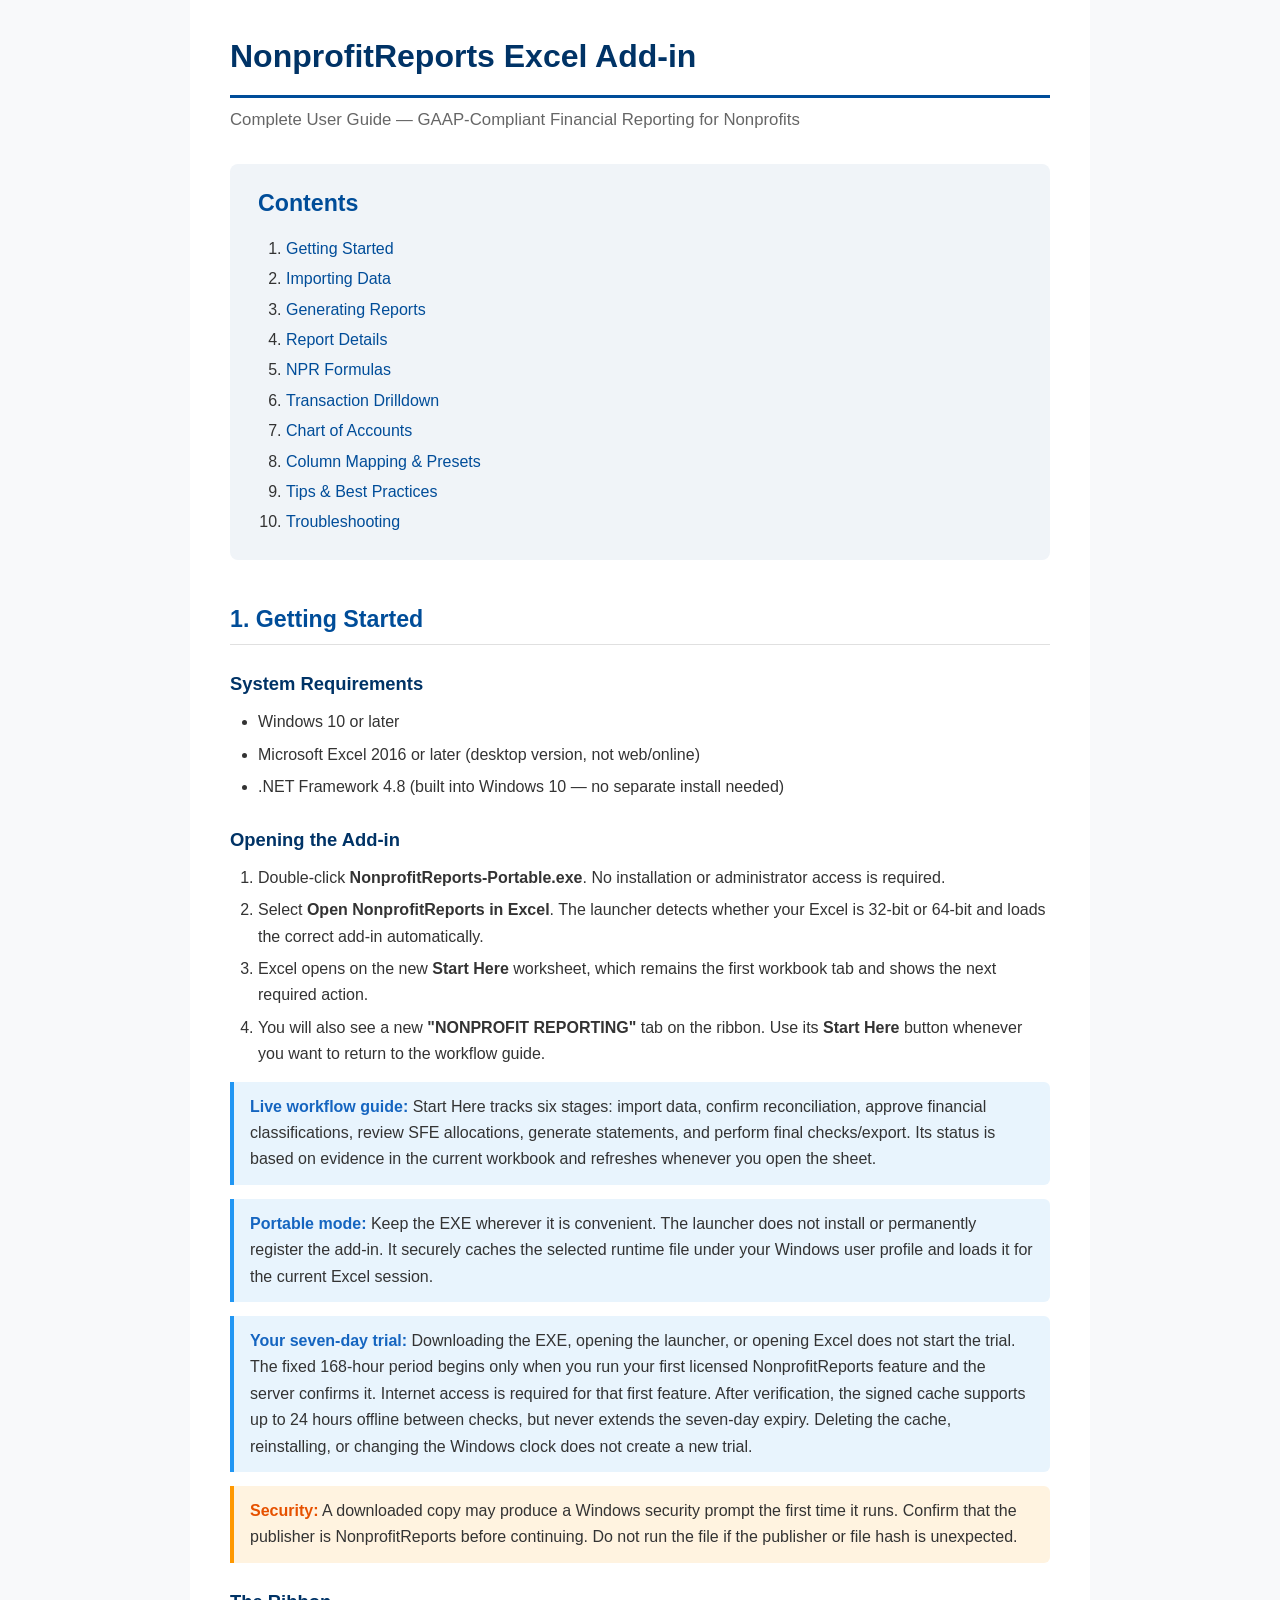
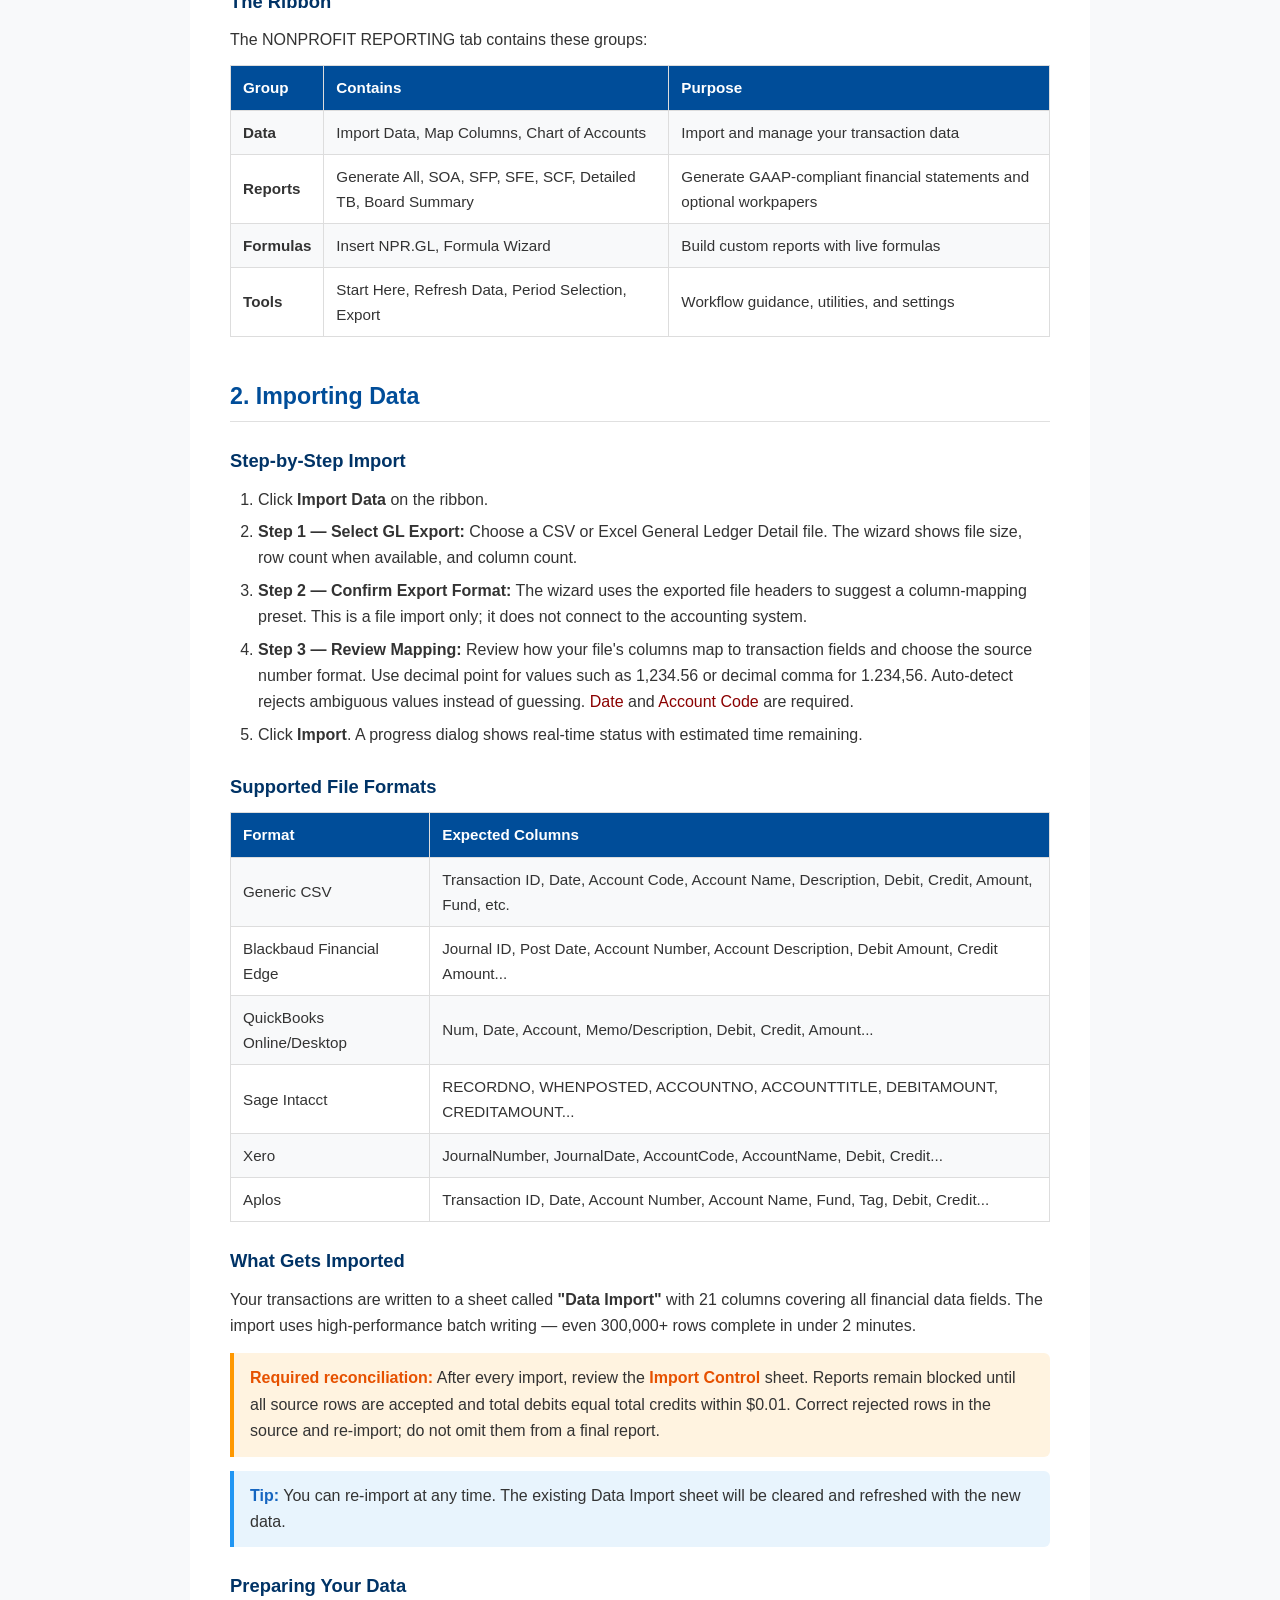
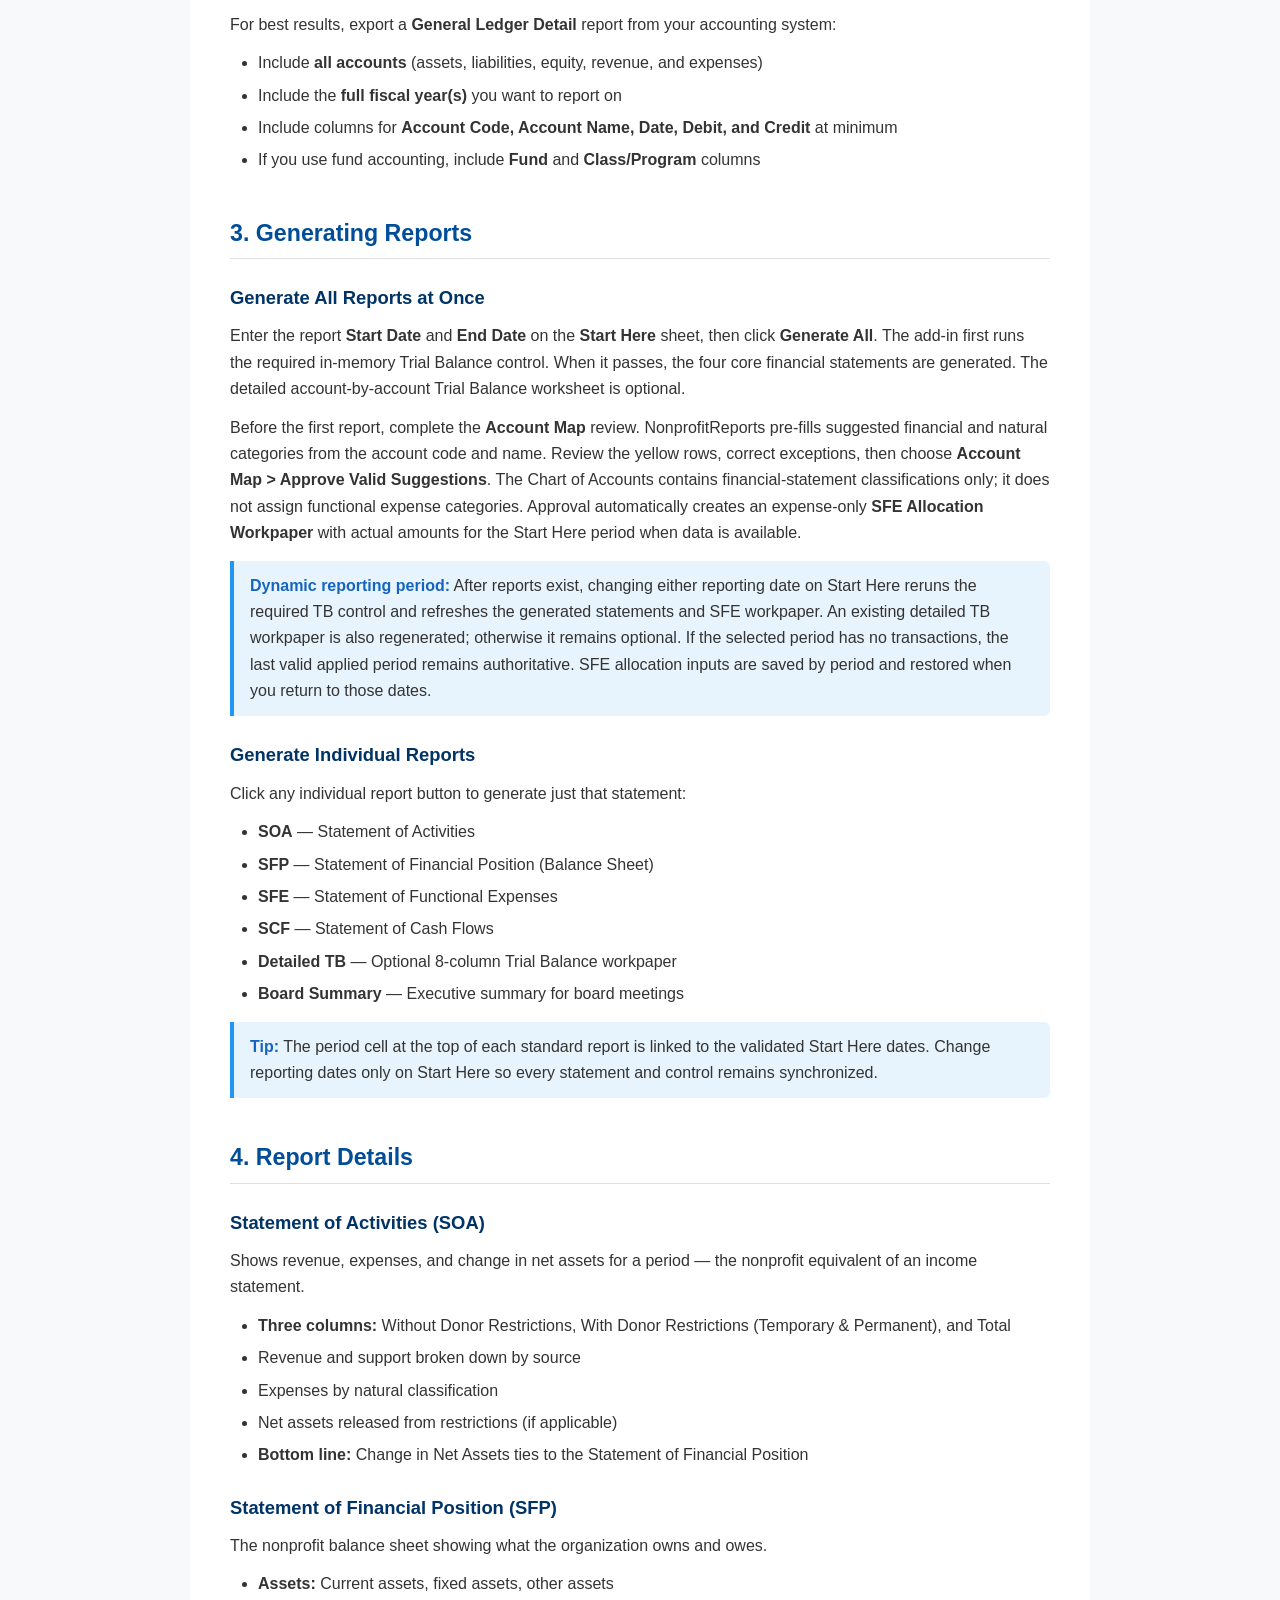
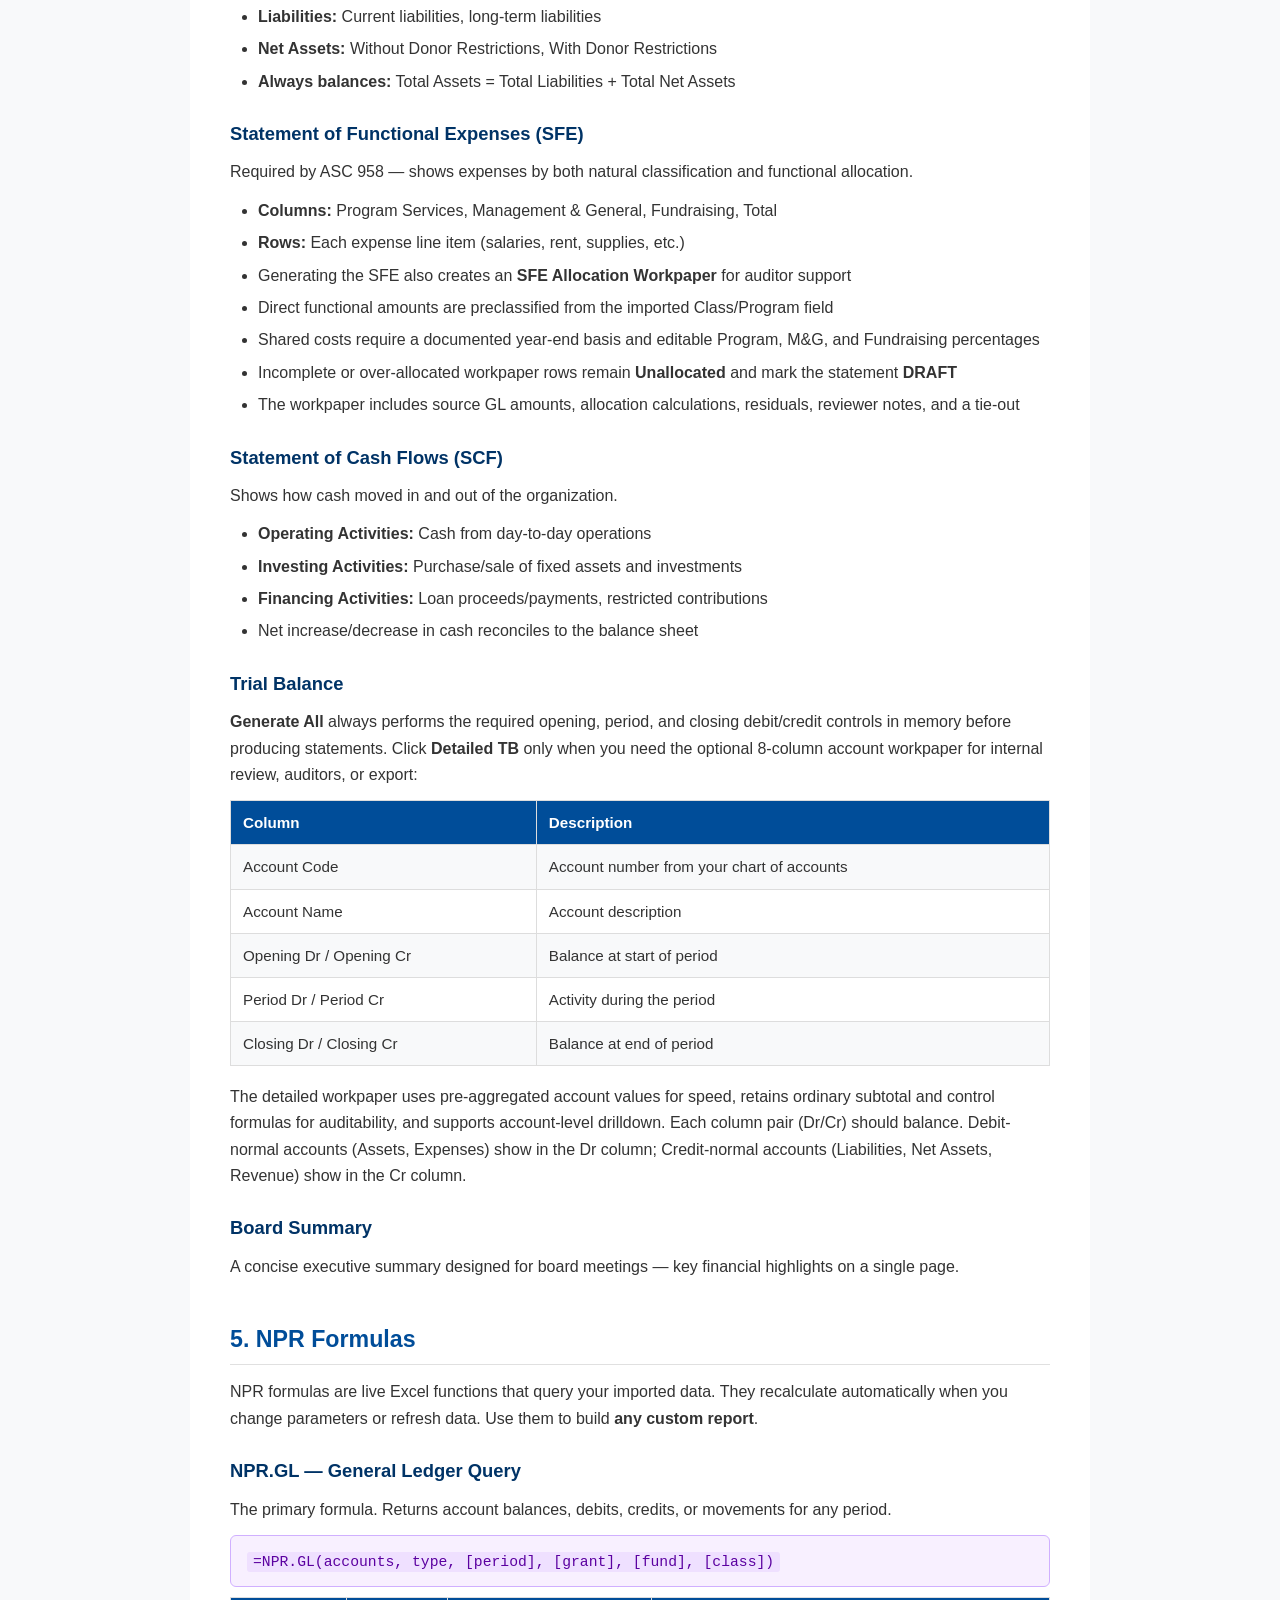
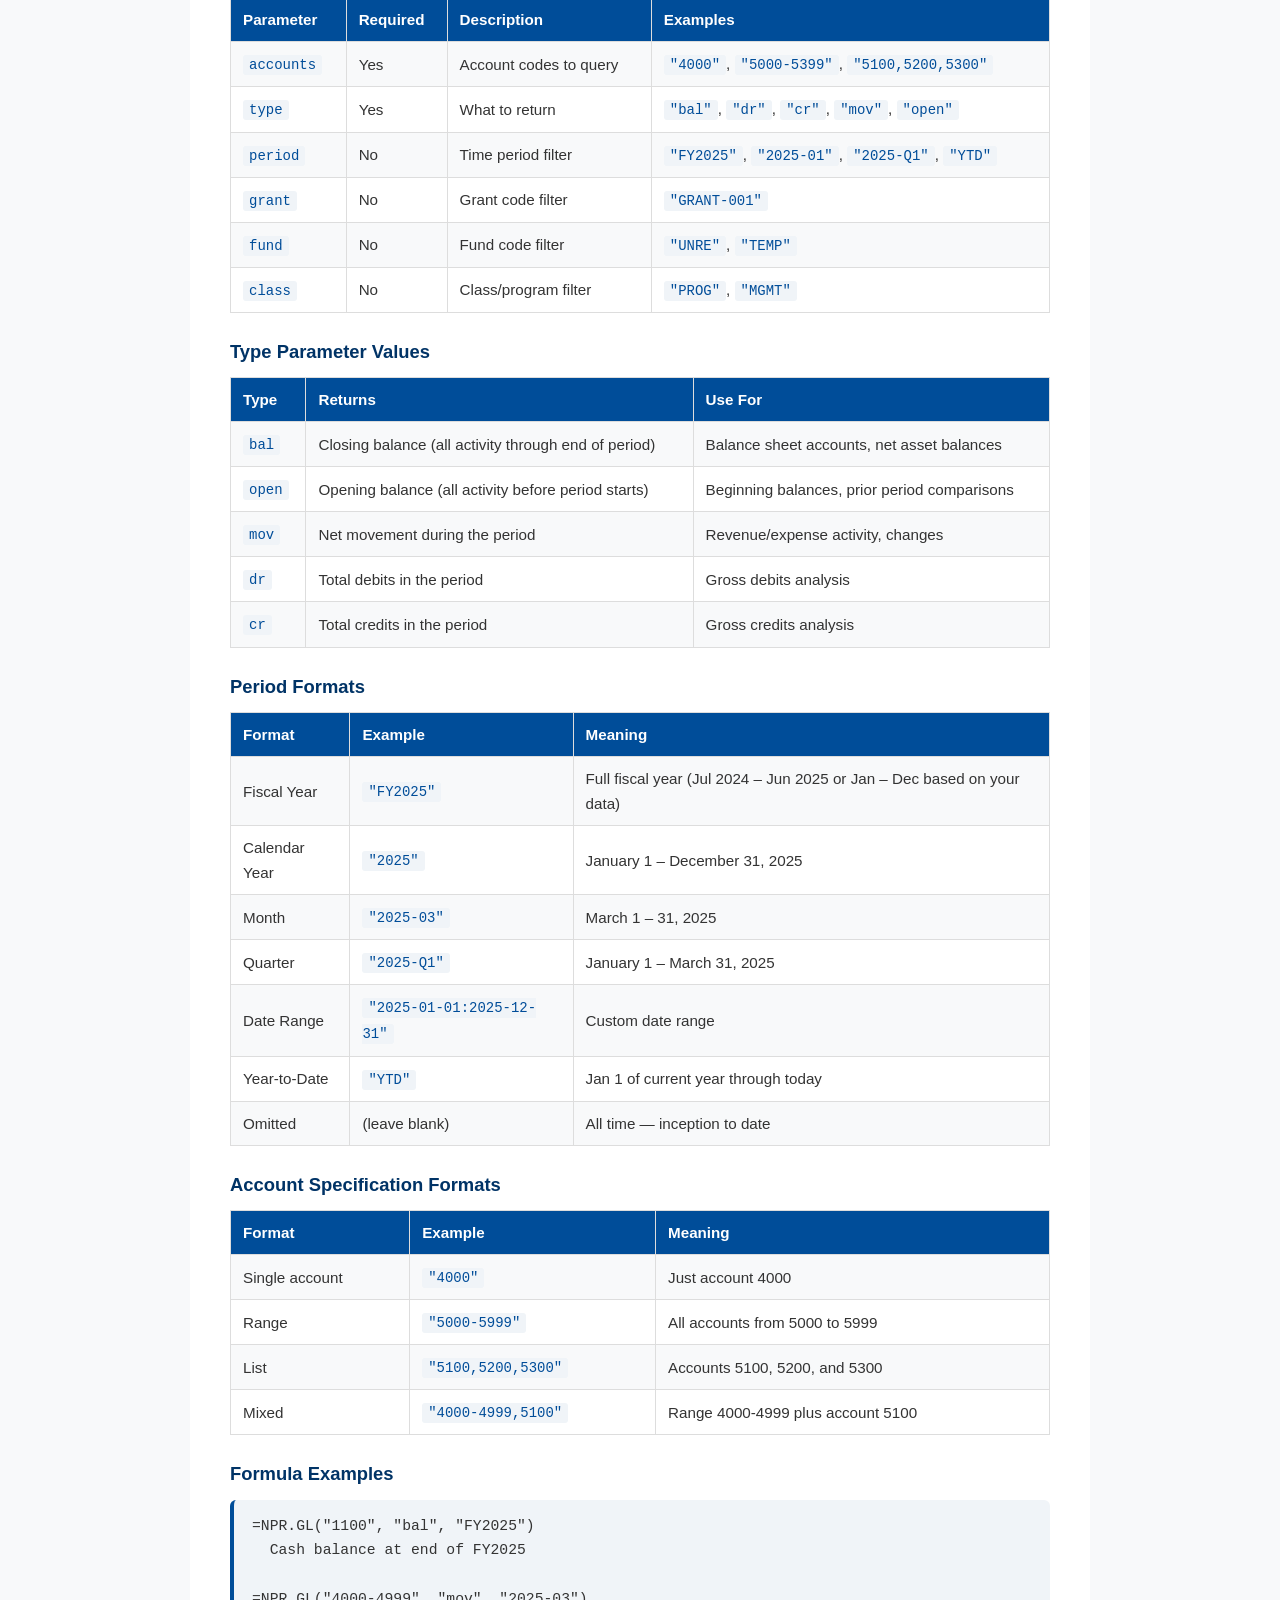
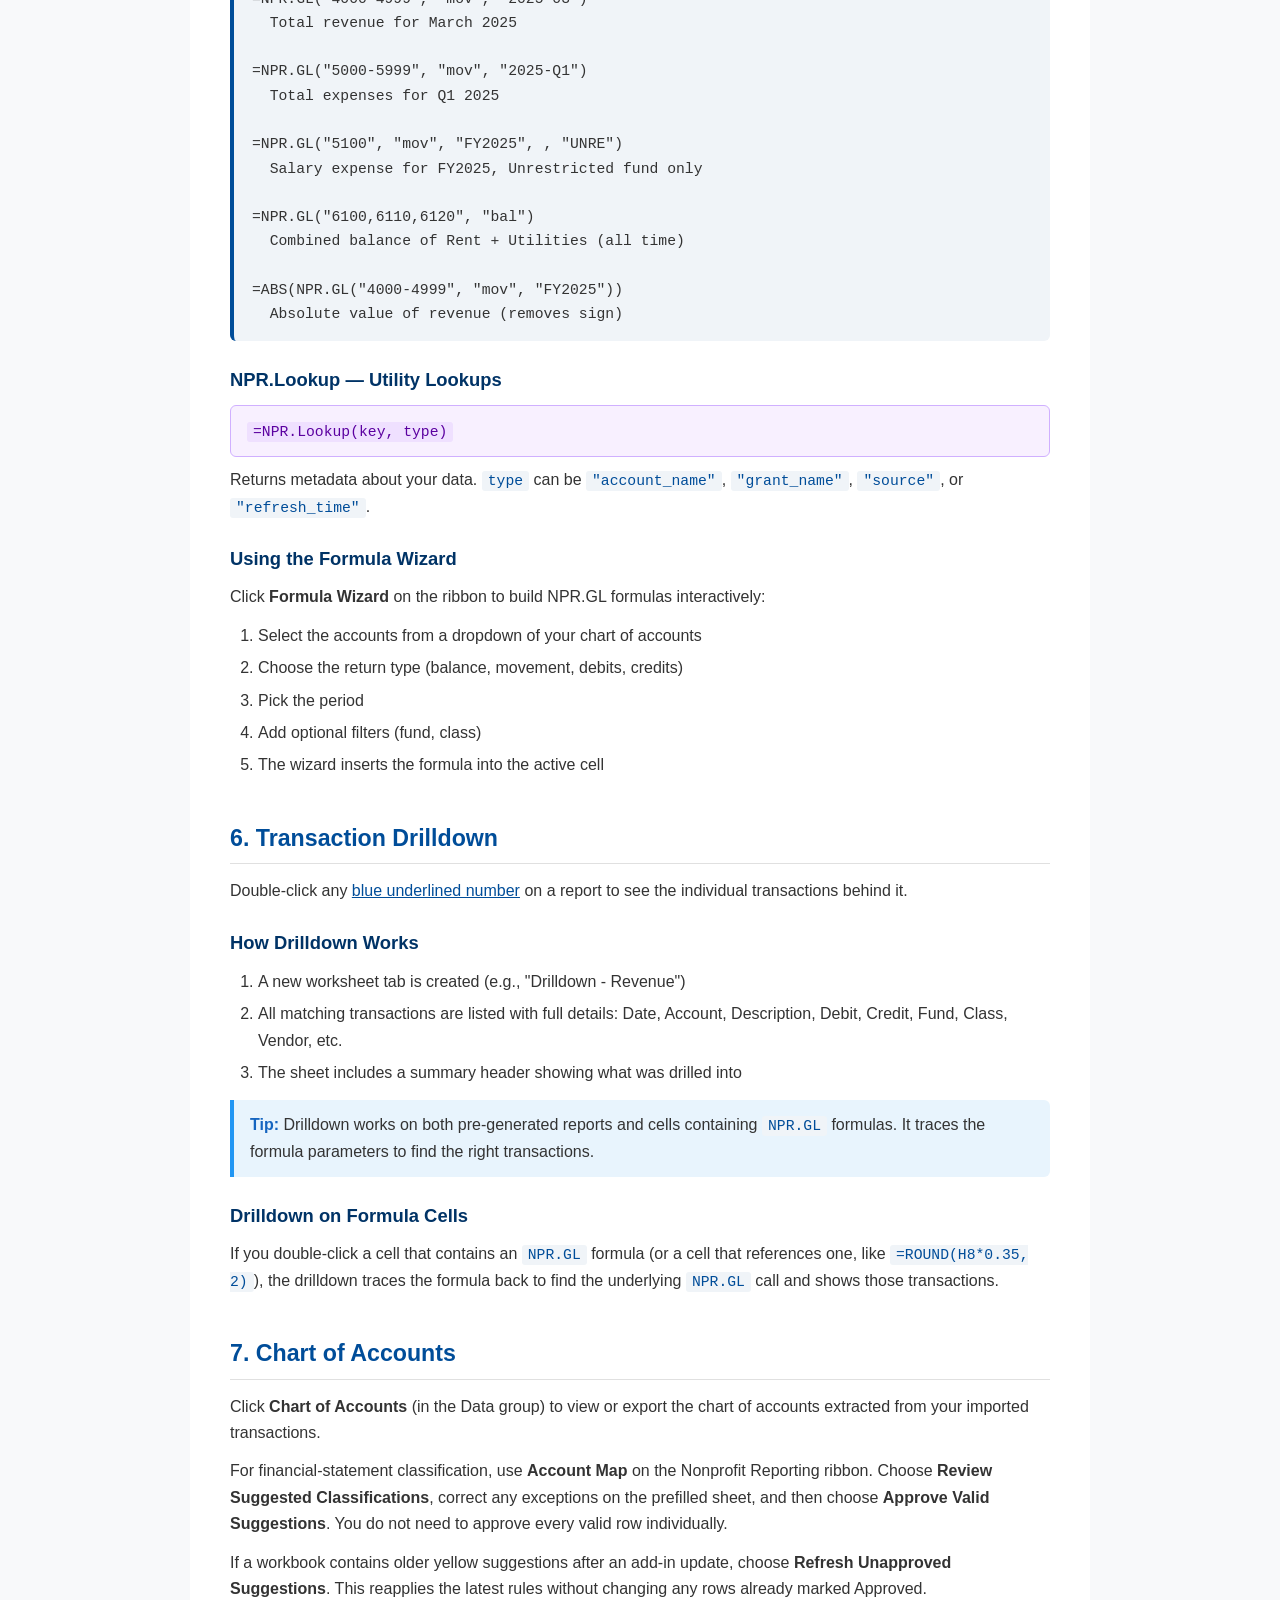
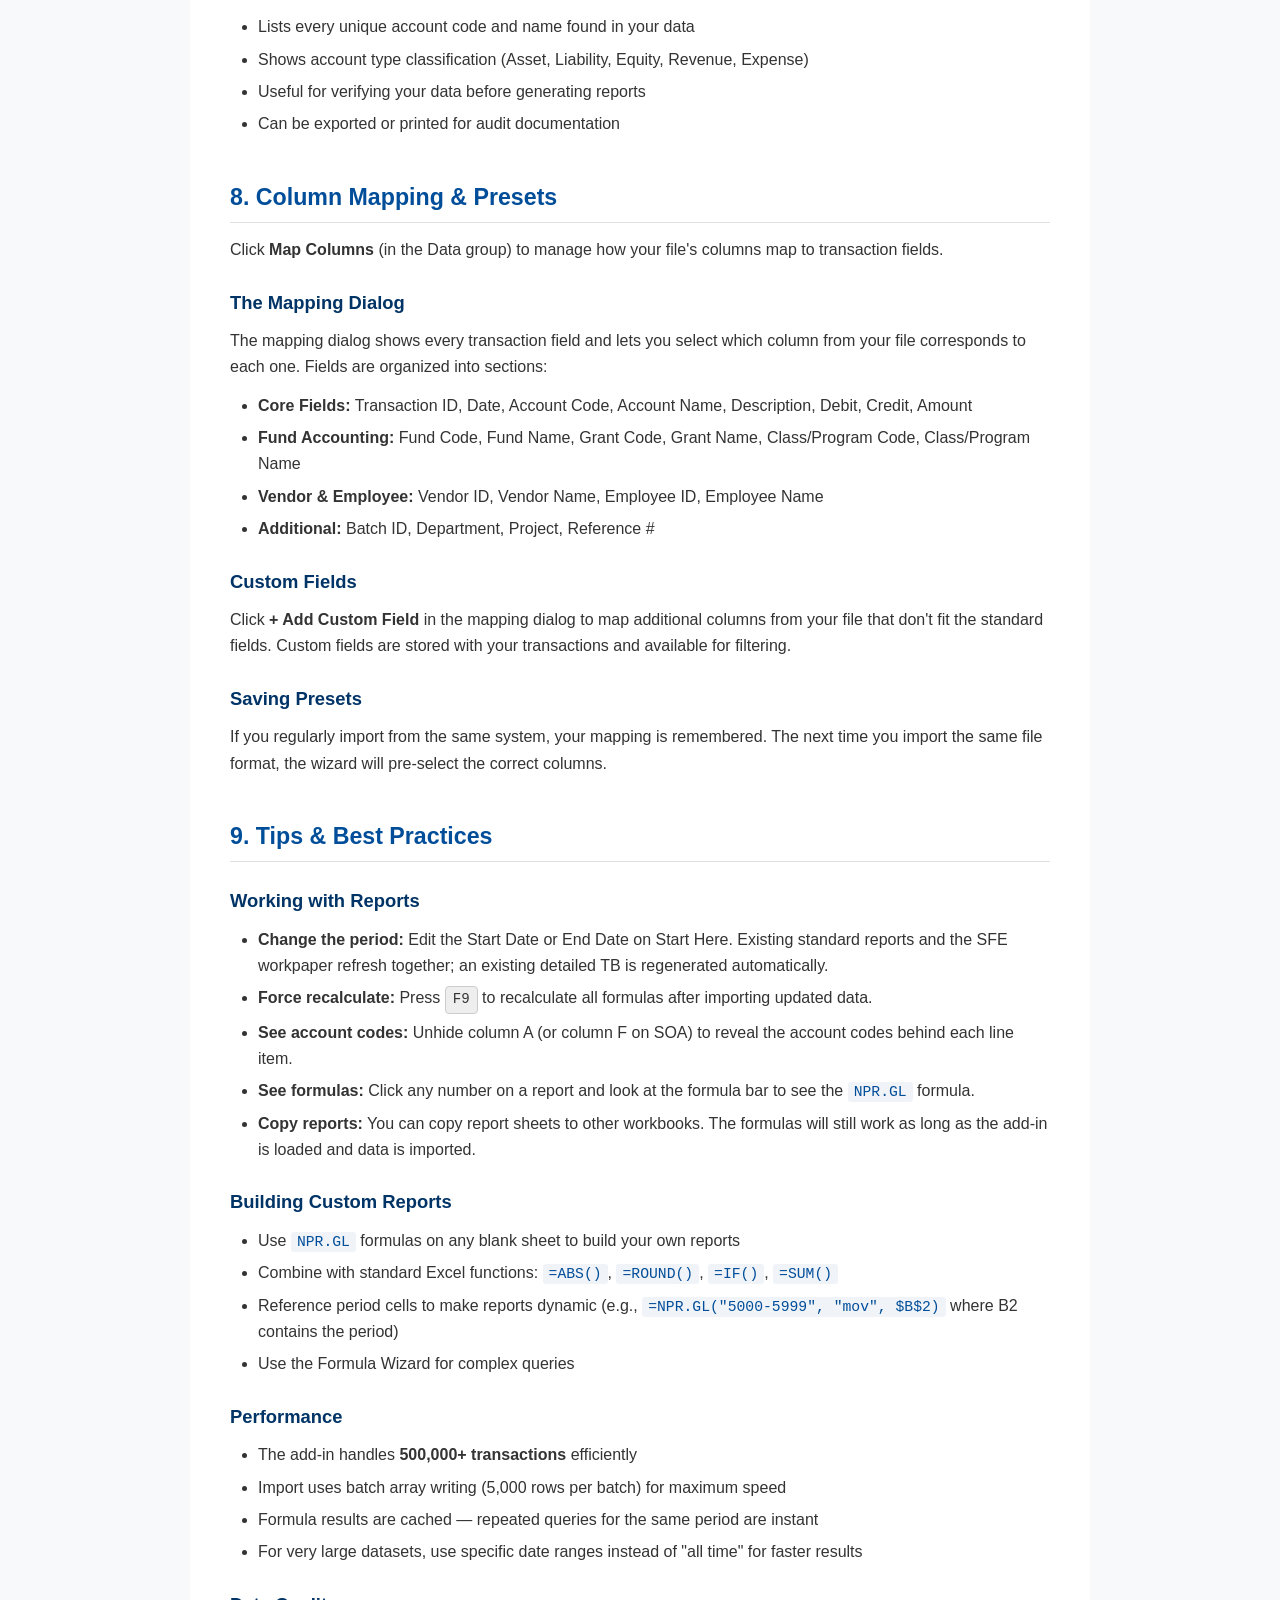
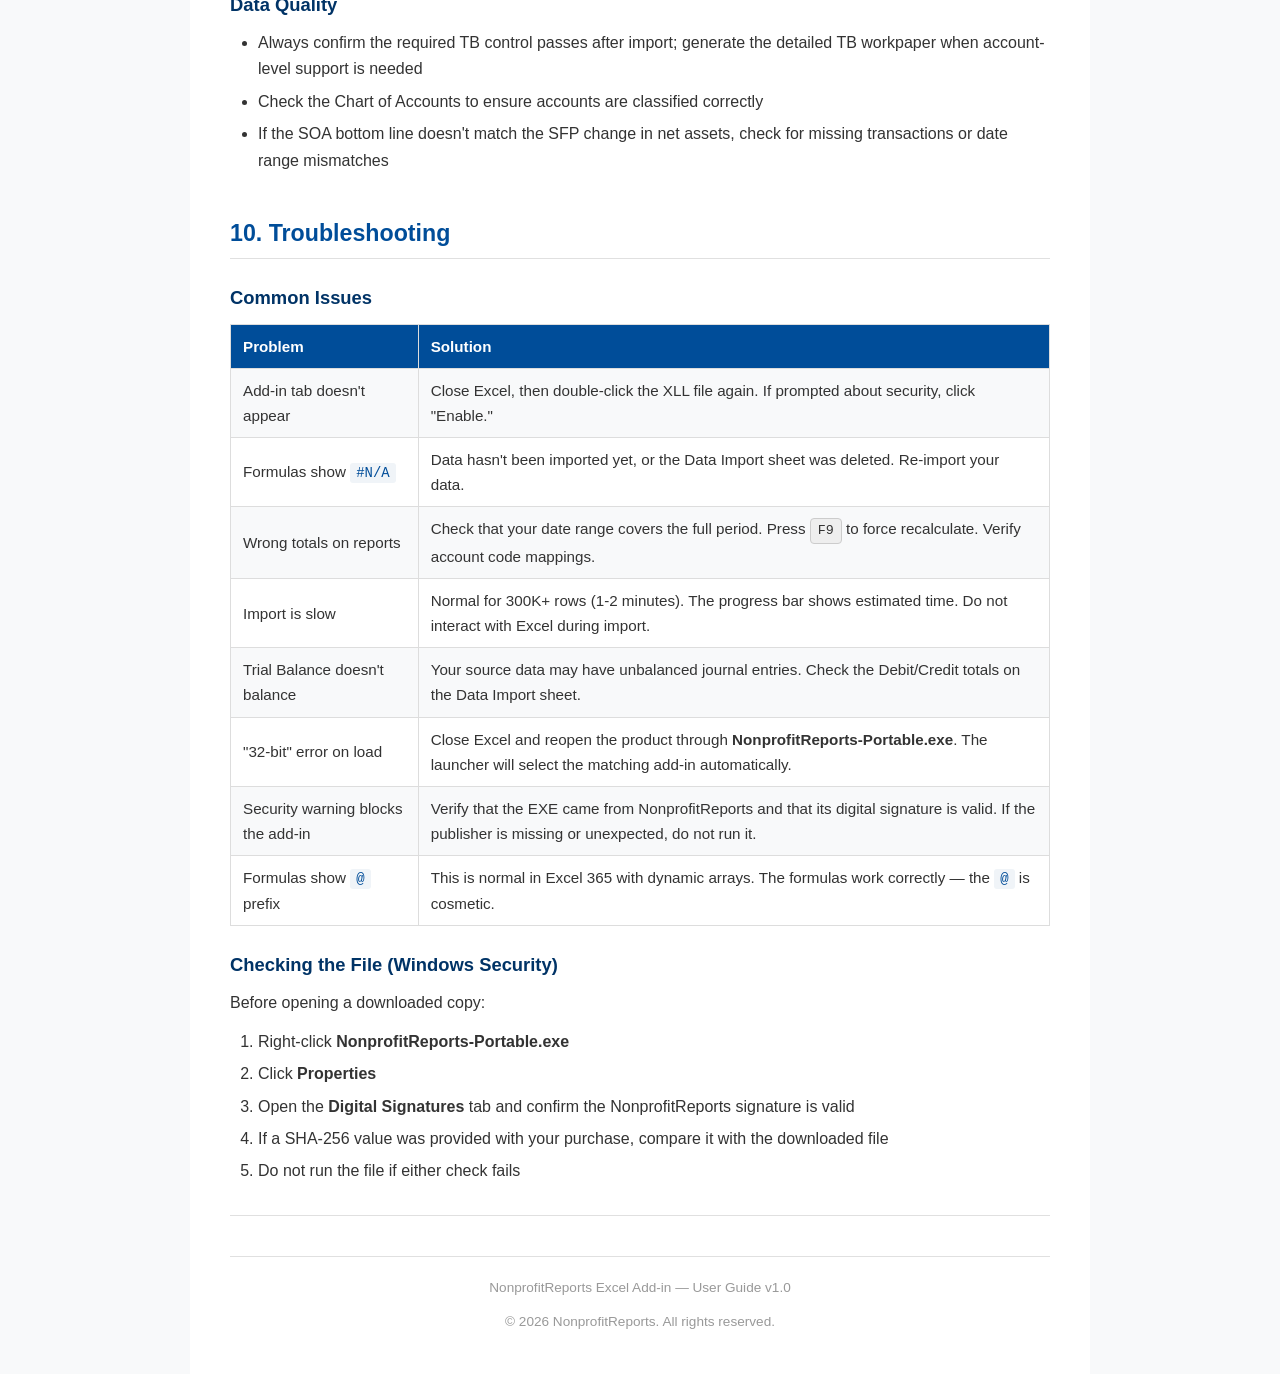
<file: guides/nonprofitreports/index.html>
<!DOCTYPE html>
<html lang="en">
<head>
<meta charset="UTF-8">
<meta name="viewport" content="width=device-width, initial-scale=1.0">
<title>NonprofitReports - User Guide</title>
<style>
  * { margin: 0; padding: 0; box-sizing: border-box; }
  body { font-family: 'Segoe UI', Tahoma, Geneva, Verdana, sans-serif; color: #333; line-height: 1.65; background: #f8f9fa; }
  .container { max-width: 900px; margin: 0 auto; padding: 30px 40px; background: #fff; min-height: 100vh; }
  h1 { font-size: 2em; color: #003366; border-bottom: 3px solid #004d99; padding-bottom: 12px; margin-bottom: 8px; }
  .subtitle { color: #666; font-size: 1.05em; margin-bottom: 30px; }
  h2 { font-size: 1.45em; color: #004d99; margin-top: 40px; margin-bottom: 14px; padding-bottom: 6px; border-bottom: 1px solid #e0e0e0; }
  h3 { font-size: 1.15em; color: #003366; margin-top: 24px; margin-bottom: 10px; }
  p { margin-bottom: 12px; }
  ul, ol { margin-bottom: 14px; padding-left: 28px; }
  li { margin-bottom: 6px; }
  code { background: #f0f4f8; padding: 2px 6px; border-radius: 3px; font-family: Consolas, 'Courier New', monospace; font-size: 0.92em; color: #004d99; }
  pre { background: #f0f4f8; padding: 14px 18px; border-radius: 6px; overflow-x: auto; margin-bottom: 16px; border-left: 4px solid #004d99; }
  pre code { background: none; padding: 0; color: #333; }
  table { border-collapse: collapse; width: 100%; margin-bottom: 18px; }
  th, td { border: 1px solid #ddd; padding: 9px 12px; text-align: left; font-size: 0.95em; }
  th { background: #004d99; color: #fff; font-weight: 600; }
  tr:nth-child(even) { background: #f8f9fa; }
  .tip { background: #e8f4fd; border-left: 4px solid #2196F3; padding: 12px 16px; margin: 14px 0; border-radius: 0 6px 6px 0; }
  .tip strong { color: #1565C0; }
  .warning { background: #fff3e0; border-left: 4px solid #FF9800; padding: 12px 16px; margin: 14px 0; border-radius: 0 6px 6px 0; }
  .warning strong { color: #E65100; }
  .toc { background: #f0f4f8; padding: 20px 28px; border-radius: 8px; margin-bottom: 30px; }
  .toc h2 { margin-top: 0; border: none; padding-bottom: 0; }
  .toc ol { margin-bottom: 0; }
  .toc a { color: #004d99; text-decoration: none; }
  .toc a:hover { text-decoration: underline; }
  .toc li { margin-bottom: 4px; }
  .formula-box { background: #f8f0ff; border: 1px solid #d0b0ff; padding: 12px 16px; border-radius: 6px; margin: 10px 0; }
  .formula-box code { background: #efe0ff; color: #5b00a0; }
  .key { display: inline-block; background: #eee; border: 1px solid #ccc; border-radius: 4px; padding: 1px 7px; font-family: Consolas, monospace; font-size: 0.88em; }
  hr { border: none; border-top: 1px solid #e0e0e0; margin: 30px 0; }
  .footer { text-align: center; color: #999; font-size: 0.85em; margin-top: 40px; padding-top: 20px; border-top: 1px solid #e0e0e0; }
  @media print { body { background: #fff; } .container { padding: 0; } }
</style>
</head>
<body>
<div class="container">

<h1>NonprofitReports Excel Add-in</h1>
<p class="subtitle">Complete User Guide &mdash; GAAP-Compliant Financial Reporting for Nonprofits</p>

<!-- TABLE OF CONTENTS -->
<div class="toc">
<h2>Contents</h2>
<ol>
  <li><a href="#getting-started">Getting Started</a></li>
  <li><a href="#importing-data">Importing Data</a></li>
  <li><a href="#generating-reports">Generating Reports</a></li>
  <li><a href="#report-details">Report Details</a></li>
  <li><a href="#npr-formulas">NPR Formulas</a></li>
  <li><a href="#drilldown">Transaction Drilldown</a></li>
  <li><a href="#chart-of-accounts">Chart of Accounts</a></li>
  <li><a href="#column-mapping">Column Mapping &amp; Presets</a></li>
  <li><a href="#tips">Tips &amp; Best Practices</a></li>
  <li><a href="#troubleshooting">Troubleshooting</a></li>
</ol>
</div>

<!-- 1. GETTING STARTED -->
<h2 id="getting-started">1. Getting Started</h2>

<h3>System Requirements</h3>
<ul>
  <li>Windows 10 or later</li>
  <li>Microsoft Excel 2016 or later (desktop version, not web/online)</li>
  <li>.NET Framework 4.8 (built into Windows 10 &mdash; no separate install needed)</li>
</ul>

<h3>Opening the Add-in</h3>
<ol>
  <li>Double-click <strong>NonprofitReports-Portable.exe</strong>. No installation or administrator access is required.</li>
  <li>Select <strong>Open NonprofitReports in Excel</strong>. The launcher detects whether your Excel is 32-bit or 64-bit and loads the correct add-in automatically.</li>
  <li>Excel opens on the new <strong>Start Here</strong> worksheet, which remains the first workbook tab and shows the next required action.</li>
  <li>You will also see a new <strong>"NONPROFIT REPORTING"</strong> tab on the ribbon. Use its <strong>Start Here</strong> button whenever you want to return to the workflow guide.</li>
</ol>

<div class="tip">
  <strong>Live workflow guide:</strong> Start Here tracks six stages: import data, confirm reconciliation, approve financial classifications, review SFE allocations, generate statements, and perform final checks/export. Its status is based on evidence in the current workbook and refreshes whenever you open the sheet.
</div>

<div class="tip">
  <strong>Portable mode:</strong> Keep the EXE wherever it is convenient. The launcher does not install or permanently register the add-in. It securely caches the selected runtime file under your Windows user profile and loads it for the current Excel session.
</div>

<div class="tip">
  <strong>Your seven-day trial:</strong> Downloading the EXE, opening the launcher, or opening Excel does not start the trial. The fixed 168-hour period begins only when you run your first licensed NonprofitReports feature and the server confirms it. Internet access is required for that first feature. After verification, the signed cache supports up to 24 hours offline between checks, but never extends the seven-day expiry. Deleting the cache, reinstalling, or changing the Windows clock does not create a new trial.
</div>

<div class="warning">
  <strong>Security:</strong> A downloaded copy may produce a Windows security prompt the first time it runs. Confirm that the publisher is NonprofitReports before continuing. Do not run the file if the publisher or file hash is unexpected.
</div>

<h3>The Ribbon</h3>
<p>The NONPROFIT REPORTING tab contains these groups:</p>
<table>
  <tr><th>Group</th><th>Contains</th><th>Purpose</th></tr>
  <tr><td><strong>Data</strong></td><td>Import Data, Map Columns, Chart of Accounts</td><td>Import and manage your transaction data</td></tr>
  <tr><td><strong>Reports</strong></td><td>Generate All, SOA, SFP, SFE, SCF, Detailed TB, Board Summary</td><td>Generate GAAP-compliant financial statements and optional workpapers</td></tr>
  <tr><td><strong>Formulas</strong></td><td>Insert NPR.GL, Formula Wizard</td><td>Build custom reports with live formulas</td></tr>
  <tr><td><strong>Tools</strong></td><td>Start Here, Refresh Data, Period Selection, Export</td><td>Workflow guidance, utilities, and settings</td></tr>
</table>

<!-- 2. IMPORTING DATA -->
<h2 id="importing-data">2. Importing Data</h2>

<h3>Step-by-Step Import</h3>
<ol>
  <li>Click <strong>Import Data</strong> on the ribbon.</li>
  <li><strong>Step 1 &mdash; Select GL Export:</strong> Choose a CSV or Excel General Ledger Detail file. The wizard shows file size, row count when available, and column count.</li>
  <li><strong>Step 2 &mdash; Confirm Export Format:</strong> The wizard uses the exported file headers to suggest a column-mapping preset. This is a file import only; it does not connect to the accounting system.</li>
  <li><strong>Step 3 &mdash; Review Mapping:</strong> Review how your file's columns map to transaction fields and choose the source number format. Use decimal point for values such as 1,234.56 or decimal comma for 1.234,56. Auto-detect rejects ambiguous values instead of guessing. <span style="color: darkred;">Date</span> and <span style="color: darkred;">Account Code</span> are required.</li>
  <li>Click <strong>Import</strong>. A progress dialog shows real-time status with estimated time remaining.</li>
</ol>

<h3>Supported File Formats</h3>
<table>
  <tr><th>Format</th><th>Expected Columns</th></tr>
  <tr><td>Generic CSV</td><td>Transaction ID, Date, Account Code, Account Name, Description, Debit, Credit, Amount, Fund, etc.</td></tr>
  <tr><td>Blackbaud Financial Edge</td><td>Journal ID, Post Date, Account Number, Account Description, Debit Amount, Credit Amount...</td></tr>
  <tr><td>QuickBooks Online/Desktop</td><td>Num, Date, Account, Memo/Description, Debit, Credit, Amount...</td></tr>
  <tr><td>Sage Intacct</td><td>RECORDNO, WHENPOSTED, ACCOUNTNO, ACCOUNTTITLE, DEBITAMOUNT, CREDITAMOUNT...</td></tr>
  <tr><td>Xero</td><td>JournalNumber, JournalDate, AccountCode, AccountName, Debit, Credit...</td></tr>
  <tr><td>Aplos</td><td>Transaction ID, Date, Account Number, Account Name, Fund, Tag, Debit, Credit...</td></tr>
</table>

<h3>What Gets Imported</h3>
<p>Your transactions are written to a sheet called <strong>"Data Import"</strong> with 21 columns covering all financial data fields. The import uses high-performance batch writing &mdash; even 300,000+ rows complete in under 2 minutes.</p>

<div class="warning">
  <strong>Required reconciliation:</strong> After every import, review the <strong>Import Control</strong> sheet. Reports remain blocked until all source rows are accepted and total debits equal total credits within $0.01. Correct rejected rows in the source and re-import; do not omit them from a final report.
</div>

<div class="tip">
  <strong>Tip:</strong> You can re-import at any time. The existing Data Import sheet will be cleared and refreshed with the new data.
</div>

<h3>Preparing Your Data</h3>
<p>For best results, export a <strong>General Ledger Detail</strong> report from your accounting system:</p>
<ul>
  <li>Include <strong>all accounts</strong> (assets, liabilities, equity, revenue, and expenses)</li>
  <li>Include the <strong>full fiscal year(s)</strong> you want to report on</li>
  <li>Include columns for <strong>Account Code, Account Name, Date, Debit, and Credit</strong> at minimum</li>
  <li>If you use fund accounting, include <strong>Fund</strong> and <strong>Class/Program</strong> columns</li>
</ul>

<!-- 3. GENERATING REPORTS -->
<h2 id="generating-reports">3. Generating Reports</h2>

<h3>Generate All Reports at Once</h3>
<p>Enter the report <strong>Start Date</strong> and <strong>End Date</strong> on the <strong>Start Here</strong> sheet, then click <strong>Generate All</strong>. The add-in first runs the required in-memory Trial Balance control. When it passes, the four core financial statements are generated. The detailed account-by-account Trial Balance worksheet is optional.</p>

<p>Before the first report, complete the <strong>Account Map</strong> review. NonprofitReports pre-fills suggested financial and natural categories from the account code and name. Review the yellow rows, correct exceptions, then choose <strong>Account Map &gt; Approve Valid Suggestions</strong>. The Chart of Accounts contains financial-statement classifications only; it does not assign functional expense categories. Approval automatically creates an expense-only <strong>SFE Allocation Workpaper</strong> with actual amounts for the Start Here period when data is available.</p>

<div class="tip">
  <strong>Dynamic reporting period:</strong> After reports exist, changing either reporting date on Start Here reruns the required TB control and refreshes the generated statements and SFE workpaper. An existing detailed TB workpaper is also regenerated; otherwise it remains optional. If the selected period has no transactions, the last valid applied period remains authoritative. SFE allocation inputs are saved by period and restored when you return to those dates.
</div>

<h3>Generate Individual Reports</h3>
<p>Click any individual report button to generate just that statement:</p>
<ul>
  <li><strong>SOA</strong> &mdash; Statement of Activities</li>
  <li><strong>SFP</strong> &mdash; Statement of Financial Position (Balance Sheet)</li>
  <li><strong>SFE</strong> &mdash; Statement of Functional Expenses</li>
  <li><strong>SCF</strong> &mdash; Statement of Cash Flows</li>
  <li><strong>Detailed TB</strong> &mdash; Optional 8-column Trial Balance workpaper</li>
  <li><strong>Board Summary</strong> &mdash; Executive summary for board meetings</li>
</ul>

<div class="tip">
  <strong>Tip:</strong> The period cell at the top of each standard report is linked to the validated Start Here dates. Change reporting dates only on Start Here so every statement and control remains synchronized.
</div>

<!-- 4. REPORT DETAILS -->
<h2 id="report-details">4. Report Details</h2>

<h3>Statement of Activities (SOA)</h3>
<p>Shows revenue, expenses, and change in net assets for a period &mdash; the nonprofit equivalent of an income statement.</p>
<ul>
  <li><strong>Three columns:</strong> Without Donor Restrictions, With Donor Restrictions (Temporary &amp; Permanent), and Total</li>
  <li>Revenue and support broken down by source</li>
  <li>Expenses by natural classification</li>
  <li>Net assets released from restrictions (if applicable)</li>
  <li><strong>Bottom line:</strong> Change in Net Assets ties to the Statement of Financial Position</li>
</ul>

<h3>Statement of Financial Position (SFP)</h3>
<p>The nonprofit balance sheet showing what the organization owns and owes.</p>
<ul>
  <li><strong>Assets:</strong> Current assets, fixed assets, other assets</li>
  <li><strong>Liabilities:</strong> Current liabilities, long-term liabilities</li>
  <li><strong>Net Assets:</strong> Without Donor Restrictions, With Donor Restrictions</li>
  <li><strong>Always balances:</strong> Total Assets = Total Liabilities + Total Net Assets</li>
</ul>

<h3>Statement of Functional Expenses (SFE)</h3>
<p>Required by ASC 958 &mdash; shows expenses by both natural classification and functional allocation.</p>
<ul>
  <li><strong>Columns:</strong> Program Services, Management &amp; General, Fundraising, Total</li>
  <li><strong>Rows:</strong> Each expense line item (salaries, rent, supplies, etc.)</li>
  <li>Generating the SFE also creates an <strong>SFE Allocation Workpaper</strong> for auditor support</li>
  <li>Direct functional amounts are preclassified from the imported Class/Program field</li>
  <li>Shared costs require a documented year-end basis and editable Program, M&amp;G, and Fundraising percentages</li>
  <li>Incomplete or over-allocated workpaper rows remain <strong>Unallocated</strong> and mark the statement <strong>DRAFT</strong></li>
  <li>The workpaper includes source GL amounts, allocation calculations, residuals, reviewer notes, and a tie-out</li>
</ul>

<h3>Statement of Cash Flows (SCF)</h3>
<p>Shows how cash moved in and out of the organization.</p>
<ul>
  <li><strong>Operating Activities:</strong> Cash from day-to-day operations</li>
  <li><strong>Investing Activities:</strong> Purchase/sale of fixed assets and investments</li>
  <li><strong>Financing Activities:</strong> Loan proceeds/payments, restricted contributions</li>
  <li>Net increase/decrease in cash reconciles to the balance sheet</li>
</ul>

<h3>Trial Balance</h3>
<p><strong>Generate All</strong> always performs the required opening, period, and closing debit/credit controls in memory before producing statements. Click <strong>Detailed TB</strong> only when you need the optional 8-column account workpaper for internal review, auditors, or export:</p>
<table>
  <tr><th>Column</th><th>Description</th></tr>
  <tr><td>Account Code</td><td>Account number from your chart of accounts</td></tr>
  <tr><td>Account Name</td><td>Account description</td></tr>
  <tr><td>Opening Dr / Opening Cr</td><td>Balance at start of period</td></tr>
  <tr><td>Period Dr / Period Cr</td><td>Activity during the period</td></tr>
  <tr><td>Closing Dr / Closing Cr</td><td>Balance at end of period</td></tr>
</table>
<p>The detailed workpaper uses pre-aggregated account values for speed, retains ordinary subtotal and control formulas for auditability, and supports account-level drilldown. Each column pair (Dr/Cr) should balance. Debit-normal accounts (Assets, Expenses) show in the Dr column; Credit-normal accounts (Liabilities, Net Assets, Revenue) show in the Cr column.</p>

<h3>Board Summary</h3>
<p>A concise executive summary designed for board meetings &mdash; key financial highlights on a single page.</p>

<!-- 5. NPR FORMULAS -->
<h2 id="npr-formulas">5. NPR Formulas</h2>
<p>NPR formulas are live Excel functions that query your imported data. They recalculate automatically when you change parameters or refresh data. Use them to build <strong>any custom report</strong>.</p>

<h3>NPR.GL &mdash; General Ledger Query</h3>
<p>The primary formula. Returns account balances, debits, credits, or movements for any period.</p>

<div class="formula-box">
<code>=NPR.GL(accounts, type, [period], [grant], [fund], [class])</code>
</div>

<table>
  <tr><th>Parameter</th><th>Required</th><th>Description</th><th>Examples</th></tr>
  <tr><td><code>accounts</code></td><td>Yes</td><td>Account codes to query</td><td><code>"4000"</code>, <code>"5000-5399"</code>, <code>"5100,5200,5300"</code></td></tr>
  <tr><td><code>type</code></td><td>Yes</td><td>What to return</td><td><code>"bal"</code>, <code>"dr"</code>, <code>"cr"</code>, <code>"mov"</code>, <code>"open"</code></td></tr>
  <tr><td><code>period</code></td><td>No</td><td>Time period filter</td><td><code>"FY2025"</code>, <code>"2025-01"</code>, <code>"2025-Q1"</code>, <code>"YTD"</code></td></tr>
  <tr><td><code>grant</code></td><td>No</td><td>Grant code filter</td><td><code>"GRANT-001"</code></td></tr>
  <tr><td><code>fund</code></td><td>No</td><td>Fund code filter</td><td><code>"UNRE"</code>, <code>"TEMP"</code></td></tr>
  <tr><td><code>class</code></td><td>No</td><td>Class/program filter</td><td><code>"PROG"</code>, <code>"MGMT"</code></td></tr>
</table>

<h3>Type Parameter Values</h3>
<table>
  <tr><th>Type</th><th>Returns</th><th>Use For</th></tr>
  <tr><td><code>bal</code></td><td>Closing balance (all activity through end of period)</td><td>Balance sheet accounts, net asset balances</td></tr>
  <tr><td><code>open</code></td><td>Opening balance (all activity before period starts)</td><td>Beginning balances, prior period comparisons</td></tr>
  <tr><td><code>mov</code></td><td>Net movement during the period</td><td>Revenue/expense activity, changes</td></tr>
  <tr><td><code>dr</code></td><td>Total debits in the period</td><td>Gross debits analysis</td></tr>
  <tr><td><code>cr</code></td><td>Total credits in the period</td><td>Gross credits analysis</td></tr>
</table>

<h3>Period Formats</h3>
<table>
  <tr><th>Format</th><th>Example</th><th>Meaning</th></tr>
  <tr><td>Fiscal Year</td><td><code>"FY2025"</code></td><td>Full fiscal year (Jul 2024 &ndash; Jun 2025 or Jan &ndash; Dec based on your data)</td></tr>
  <tr><td>Calendar Year</td><td><code>"2025"</code></td><td>January 1 &ndash; December 31, 2025</td></tr>
  <tr><td>Month</td><td><code>"2025-03"</code></td><td>March 1 &ndash; 31, 2025</td></tr>
  <tr><td>Quarter</td><td><code>"2025-Q1"</code></td><td>January 1 &ndash; March 31, 2025</td></tr>
  <tr><td>Date Range</td><td><code>"2025-01-01:2025-12-31"</code></td><td>Custom date range</td></tr>
  <tr><td>Year-to-Date</td><td><code>"YTD"</code></td><td>Jan 1 of current year through today</td></tr>
  <tr><td>Omitted</td><td>(leave blank)</td><td>All time &mdash; inception to date</td></tr>
</table>

<h3>Account Specification Formats</h3>
<table>
  <tr><th>Format</th><th>Example</th><th>Meaning</th></tr>
  <tr><td>Single account</td><td><code>"4000"</code></td><td>Just account 4000</td></tr>
  <tr><td>Range</td><td><code>"5000-5999"</code></td><td>All accounts from 5000 to 5999</td></tr>
  <tr><td>List</td><td><code>"5100,5200,5300"</code></td><td>Accounts 5100, 5200, and 5300</td></tr>
  <tr><td>Mixed</td><td><code>"4000-4999,5100"</code></td><td>Range 4000-4999 plus account 5100</td></tr>
</table>

<h3>Formula Examples</h3>
<pre><code>=NPR.GL("1100", "bal", "FY2025")
  Cash balance at end of FY2025

=NPR.GL("4000-4999", "mov", "2025-03")
  Total revenue for March 2025

=NPR.GL("5000-5999", "mov", "2025-Q1")
  Total expenses for Q1 2025

=NPR.GL("5100", "mov", "FY2025", , "UNRE")
  Salary expense for FY2025, Unrestricted fund only

=NPR.GL("6100,6110,6120", "bal")
  Combined balance of Rent + Utilities (all time)

=ABS(NPR.GL("4000-4999", "mov", "FY2025"))
  Absolute value of revenue (removes sign)</code></pre>

<h3>NPR.Lookup &mdash; Utility Lookups</h3>
<div class="formula-box">
<code>=NPR.Lookup(key, type)</code>
</div>
<p>Returns metadata about your data. <code>type</code> can be <code>"account_name"</code>, <code>"grant_name"</code>, <code>"source"</code>, or <code>"refresh_time"</code>.</p>

<h3>Using the Formula Wizard</h3>
<p>Click <strong>Formula Wizard</strong> on the ribbon to build NPR.GL formulas interactively:</p>
<ol>
  <li>Select the accounts from a dropdown of your chart of accounts</li>
  <li>Choose the return type (balance, movement, debits, credits)</li>
  <li>Pick the period</li>
  <li>Add optional filters (fund, class)</li>
  <li>The wizard inserts the formula into the active cell</li>
</ol>

<!-- 6. DRILLDOWN -->
<h2 id="drilldown">6. Transaction Drilldown</h2>
<p>Double-click any <span style="color: #004d99; text-decoration: underline;">blue underlined number</span> on a report to see the individual transactions behind it.</p>

<h3>How Drilldown Works</h3>
<ol>
  <li>A new worksheet tab is created (e.g., "Drilldown - Revenue")</li>
  <li>All matching transactions are listed with full details: Date, Account, Description, Debit, Credit, Fund, Class, Vendor, etc.</li>
  <li>The sheet includes a summary header showing what was drilled into</li>
</ol>

<div class="tip">
  <strong>Tip:</strong> Drilldown works on both pre-generated reports and cells containing <code>NPR.GL</code> formulas. It traces the formula parameters to find the right transactions.
</div>

<h3>Drilldown on Formula Cells</h3>
<p>If you double-click a cell that contains an <code>NPR.GL</code> formula (or a cell that references one, like <code>=ROUND(H8*0.35, 2)</code>), the drilldown traces the formula back to find the underlying <code>NPR.GL</code> call and shows those transactions.</p>

<!-- 7. CHART OF ACCOUNTS -->
<h2 id="chart-of-accounts">7. Chart of Accounts</h2>
<p>Click <strong>Chart of Accounts</strong> (in the Data group) to view or export the chart of accounts extracted from your imported transactions.</p>
<p>For financial-statement classification, use <strong>Account Map</strong> on the Nonprofit Reporting ribbon. Choose <strong>Review Suggested Classifications</strong>, correct any exceptions on the prefilled sheet, and then choose <strong>Approve Valid Suggestions</strong>. You do not need to approve every valid row individually.</p>
<p>If a workbook contains older yellow suggestions after an add-in update, choose <strong>Refresh Unapproved Suggestions</strong>. This reapplies the latest rules without changing any rows already marked Approved.</p>
<ul>
  <li>Lists every unique account code and name found in your data</li>
  <li>Shows account type classification (Asset, Liability, Equity, Revenue, Expense)</li>
  <li>Useful for verifying your data before generating reports</li>
  <li>Can be exported or printed for audit documentation</li>
</ul>

<!-- 8. COLUMN MAPPING -->
<h2 id="column-mapping">8. Column Mapping &amp; Presets</h2>
<p>Click <strong>Map Columns</strong> (in the Data group) to manage how your file's columns map to transaction fields.</p>

<h3>The Mapping Dialog</h3>
<p>The mapping dialog shows every transaction field and lets you select which column from your file corresponds to each one. Fields are organized into sections:</p>
<ul>
  <li><strong>Core Fields:</strong> Transaction ID, Date, Account Code, Account Name, Description, Debit, Credit, Amount</li>
  <li><strong>Fund Accounting:</strong> Fund Code, Fund Name, Grant Code, Grant Name, Class/Program Code, Class/Program Name</li>
  <li><strong>Vendor &amp; Employee:</strong> Vendor ID, Vendor Name, Employee ID, Employee Name</li>
  <li><strong>Additional:</strong> Batch ID, Department, Project, Reference #</li>
</ul>

<h3>Custom Fields</h3>
<p>Click <strong>+ Add Custom Field</strong> in the mapping dialog to map additional columns from your file that don't fit the standard fields. Custom fields are stored with your transactions and available for filtering.</p>

<h3>Saving Presets</h3>
<p>If you regularly import from the same system, your mapping is remembered. The next time you import the same file format, the wizard will pre-select the correct columns.</p>

<!-- 9. TIPS -->
<h2 id="tips">9. Tips &amp; Best Practices</h2>

<h3>Working with Reports</h3>
<ul>
  <li><strong>Change the period:</strong> Edit the Start Date or End Date on Start Here. Existing standard reports and the SFE workpaper refresh together; an existing detailed TB is regenerated automatically.</li>
  <li><strong>Force recalculate:</strong> Press <span class="key">F9</span> to recalculate all formulas after importing updated data.</li>
  <li><strong>See account codes:</strong> Unhide column A (or column F on SOA) to reveal the account codes behind each line item.</li>
  <li><strong>See formulas:</strong> Click any number on a report and look at the formula bar to see the <code>NPR.GL</code> formula.</li>
  <li><strong>Copy reports:</strong> You can copy report sheets to other workbooks. The formulas will still work as long as the add-in is loaded and data is imported.</li>
</ul>

<h3>Building Custom Reports</h3>
<ul>
  <li>Use <code>NPR.GL</code> formulas on any blank sheet to build your own reports</li>
  <li>Combine with standard Excel functions: <code>=ABS()</code>, <code>=ROUND()</code>, <code>=IF()</code>, <code>=SUM()</code></li>
  <li>Reference period cells to make reports dynamic (e.g., <code>=NPR.GL("5000-5999", "mov", $B$2)</code> where B2 contains the period)</li>
  <li>Use the Formula Wizard for complex queries</li>
</ul>

<h3>Performance</h3>
<ul>
  <li>The add-in handles <strong>500,000+ transactions</strong> efficiently</li>
  <li>Import uses batch array writing (5,000 rows per batch) for maximum speed</li>
  <li>Formula results are cached &mdash; repeated queries for the same period are instant</li>
  <li>For very large datasets, use specific date ranges instead of "all time" for faster results</li>
</ul>

<h3>Data Quality</h3>
<ul>
  <li>Always confirm the required TB control passes after import; generate the detailed TB workpaper when account-level support is needed</li>
  <li>Check the Chart of Accounts to ensure accounts are classified correctly</li>
  <li>If the SOA bottom line doesn't match the SFP change in net assets, check for missing transactions or date range mismatches</li>
</ul>

<!-- 10. TROUBLESHOOTING -->
<h2 id="troubleshooting">10. Troubleshooting</h2>

<h3>Common Issues</h3>
<table>
  <tr><th>Problem</th><th>Solution</th></tr>
  <tr>
    <td>Add-in tab doesn't appear</td>
    <td>Close Excel, then double-click the XLL file again. If prompted about security, click "Enable."</td>
  </tr>
  <tr>
    <td>Formulas show <code>#N/A</code></td>
    <td>Data hasn't been imported yet, or the Data Import sheet was deleted. Re-import your data.</td>
  </tr>
  <tr>
    <td>Wrong totals on reports</td>
    <td>Check that your date range covers the full period. Press <span class="key">F9</span> to force recalculate. Verify account code mappings.</td>
  </tr>
  <tr>
    <td>Import is slow</td>
    <td>Normal for 300K+ rows (1-2 minutes). The progress bar shows estimated time. Do not interact with Excel during import.</td>
  </tr>
  <tr>
    <td>Trial Balance doesn't balance</td>
    <td>Your source data may have unbalanced journal entries. Check the Debit/Credit totals on the Data Import sheet.</td>
  </tr>
  <tr>
    <td>"32-bit" error on load</td>
    <td>Close Excel and reopen the product through <strong>NonprofitReports-Portable.exe</strong>. The launcher will select the matching add-in automatically.</td>
  </tr>
  <tr>
    <td>Security warning blocks the add-in</td>
    <td>Verify that the EXE came from NonprofitReports and that its digital signature is valid. If the publisher is missing or unexpected, do not run it.</td>
  </tr>
  <tr>
    <td>Formulas show <code>@</code> prefix</td>
    <td>This is normal in Excel 365 with dynamic arrays. The formulas work correctly &mdash; the <code>@</code> is cosmetic.</td>
  </tr>
</table>

<h3>Checking the File (Windows Security)</h3>
<p>Before opening a downloaded copy:</p>
<ol>
  <li>Right-click <strong>NonprofitReports-Portable.exe</strong></li>
  <li>Click <strong>Properties</strong></li>
  <li>Open the <strong>Digital Signatures</strong> tab and confirm the NonprofitReports signature is valid</li>
  <li>If a SHA-256 value was provided with your purchase, compare it with the downloaded file</li>
  <li>Do not run the file if either check fails</li>
</ol>

<hr>

<div class="footer">
  <p>NonprofitReports Excel Add-in &mdash; User Guide v1.0</p>
  <p>&copy; 2026 NonprofitReports. All rights reserved.</p>
</div>

</div>
</body>
</html>
</file>
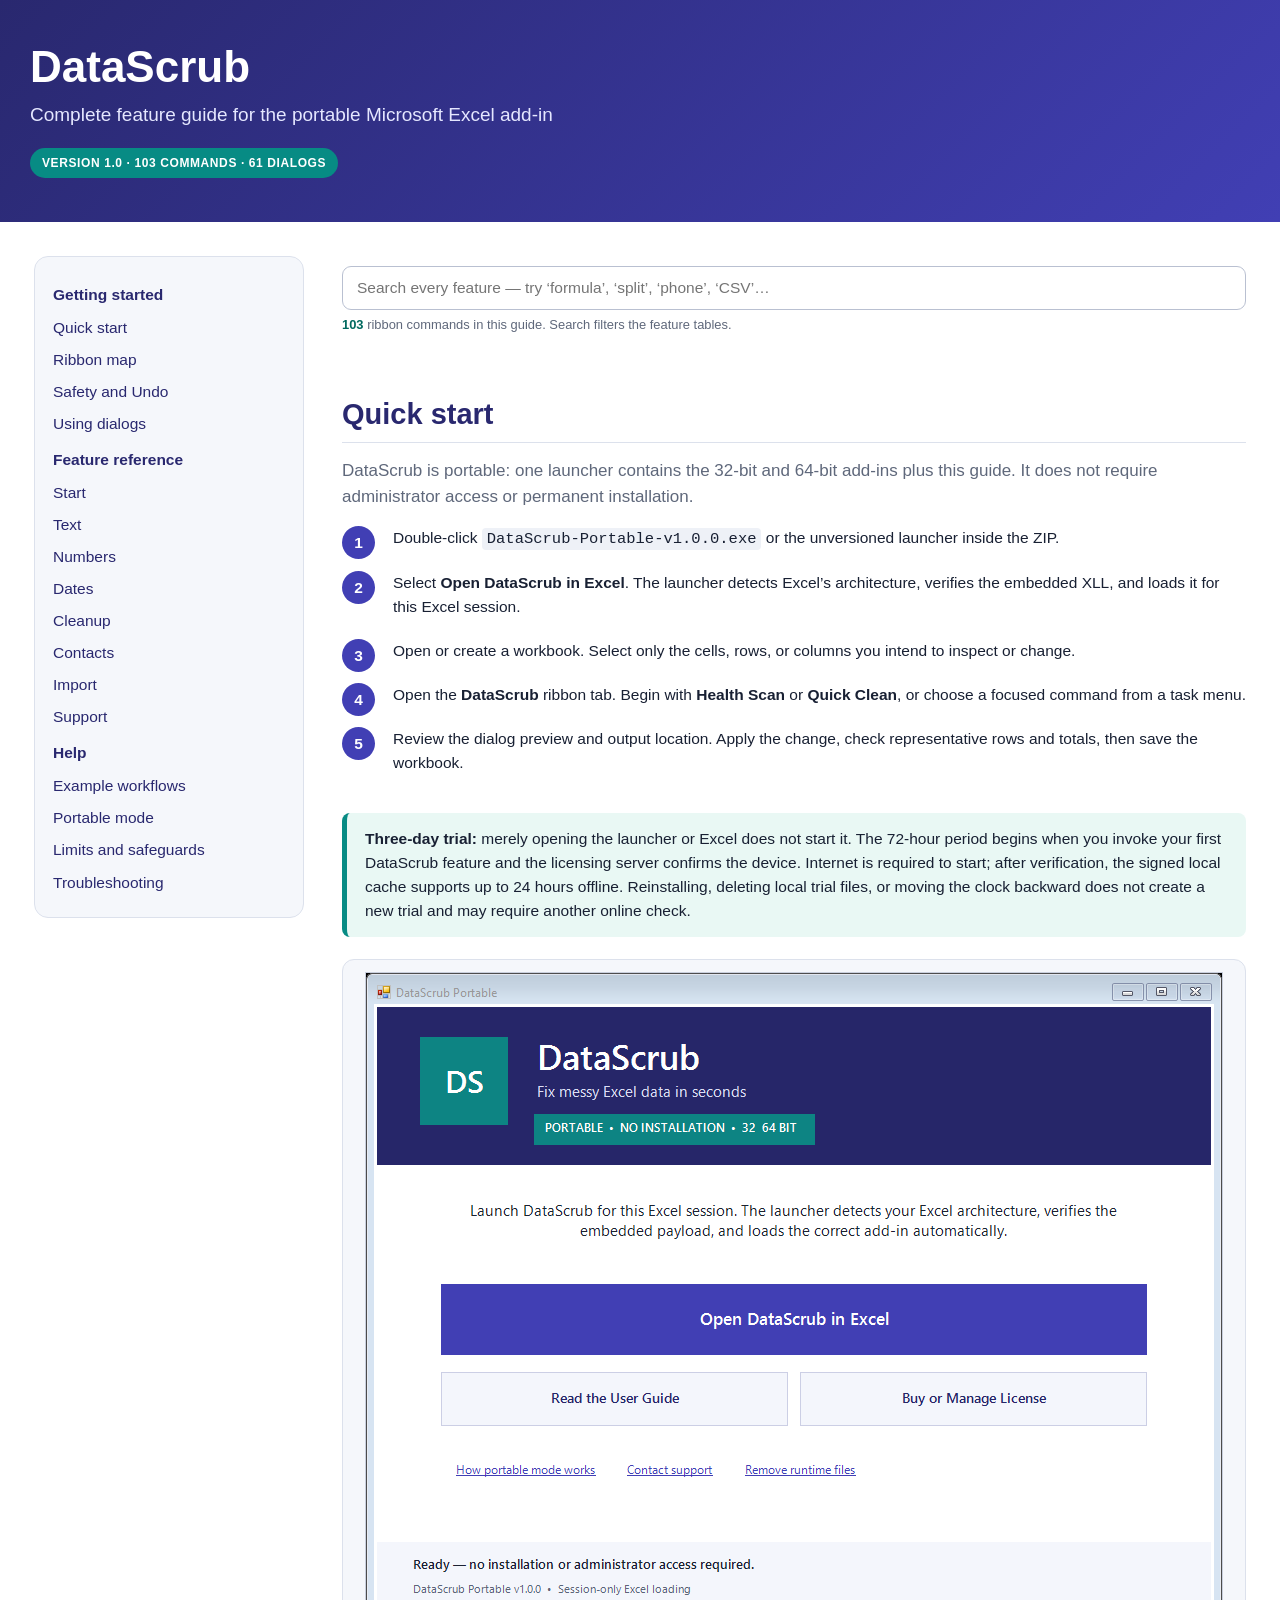
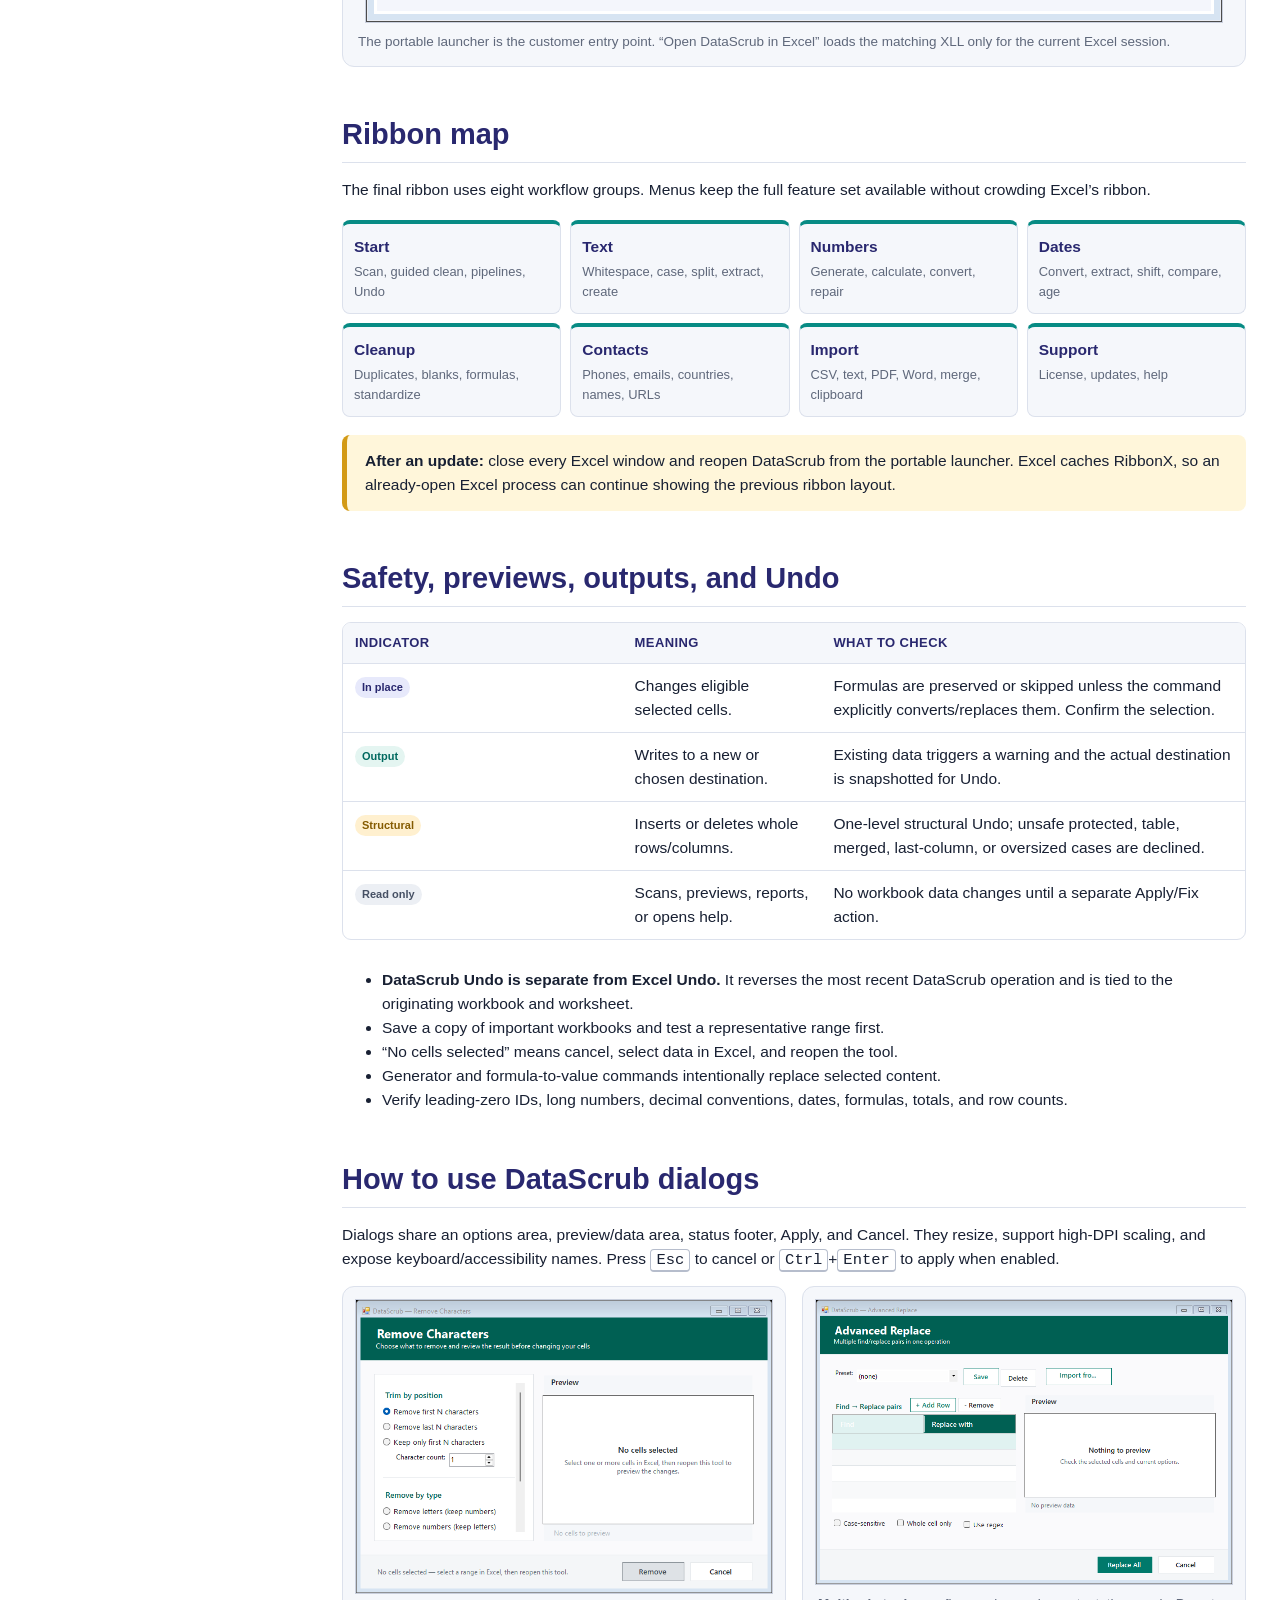
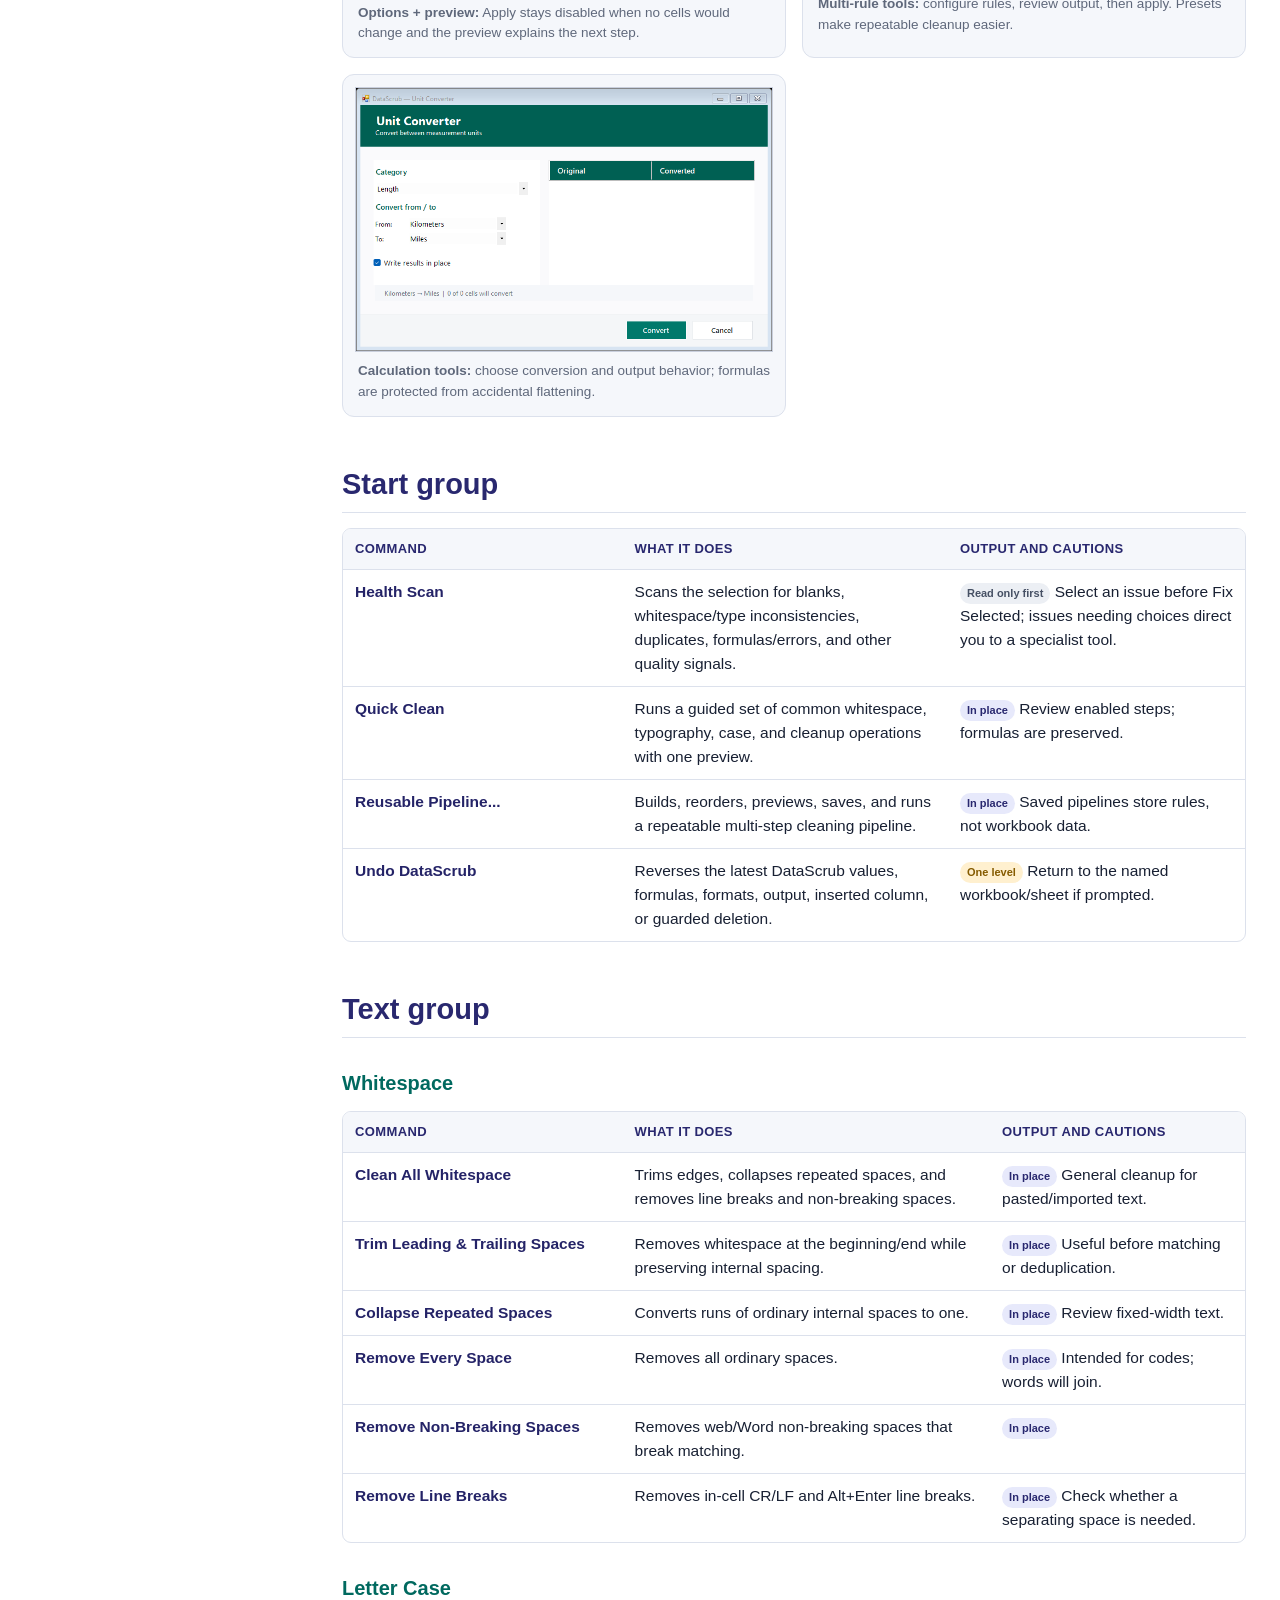
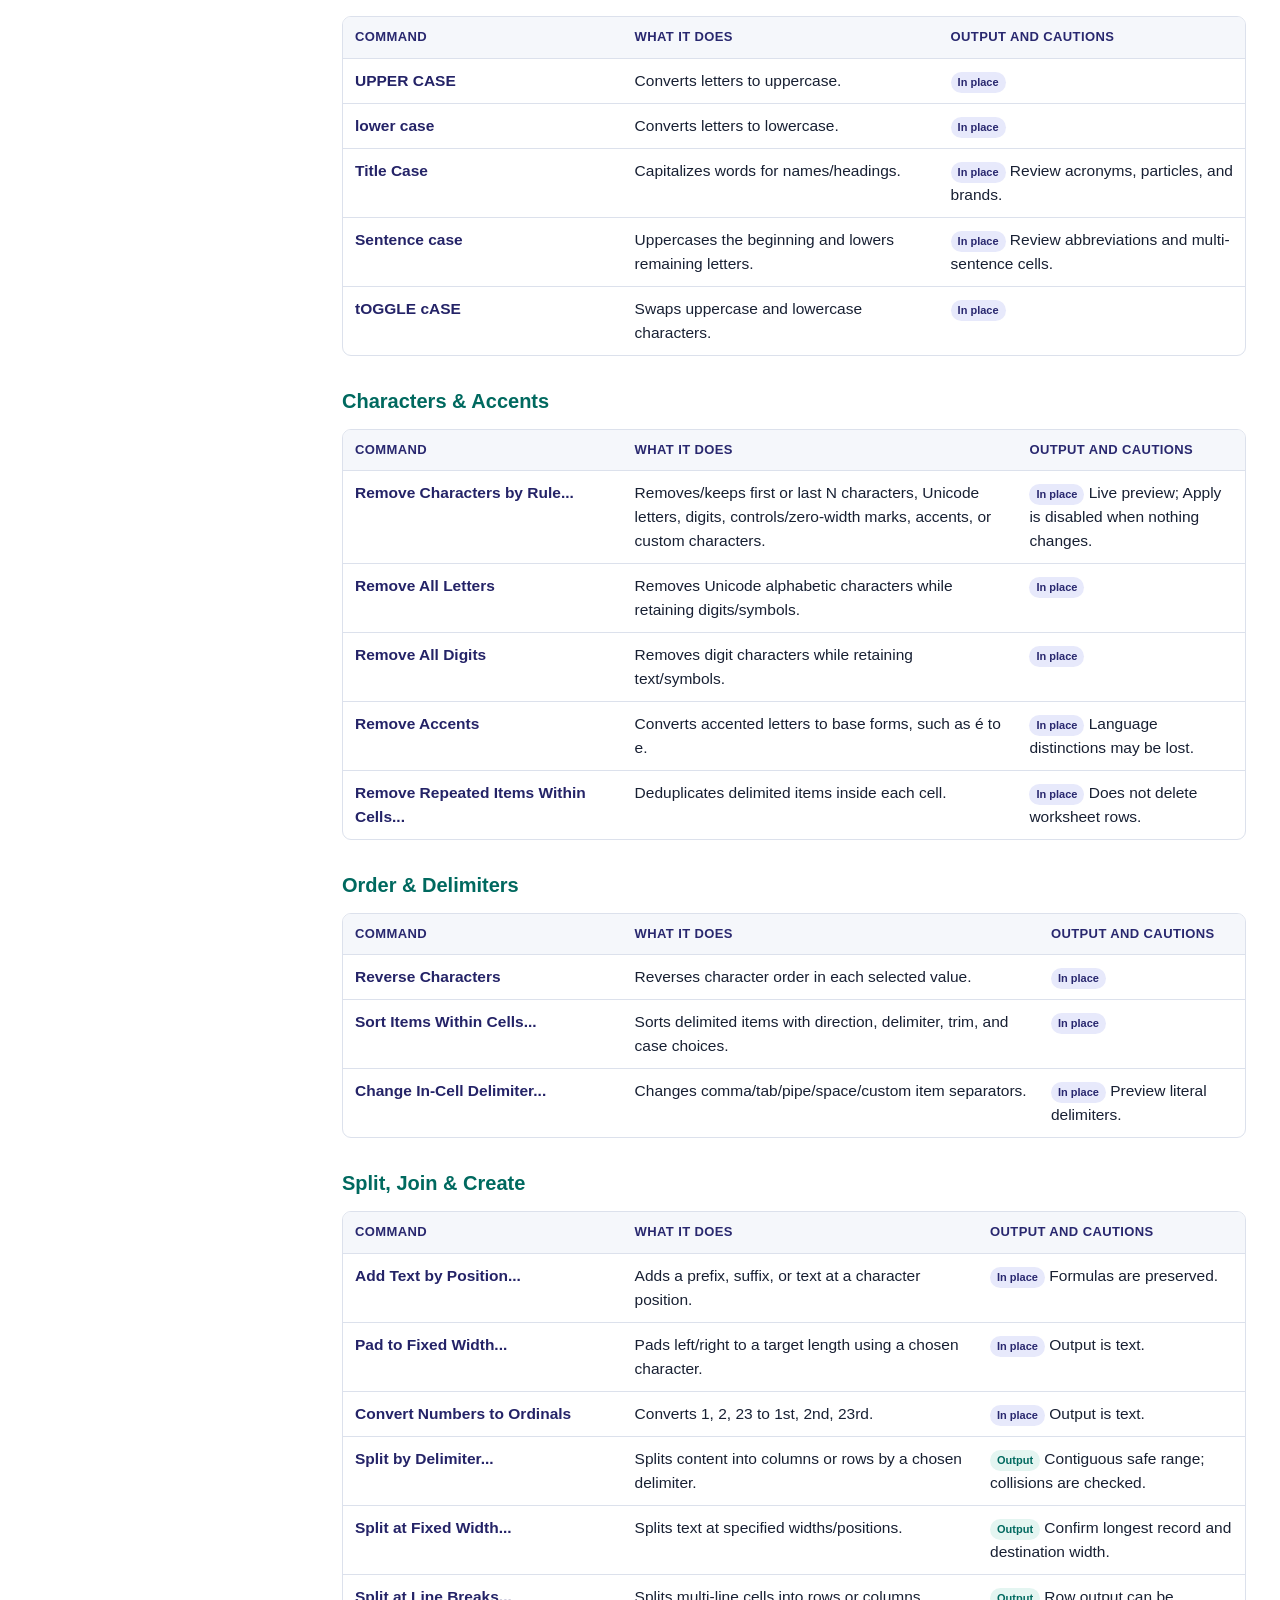
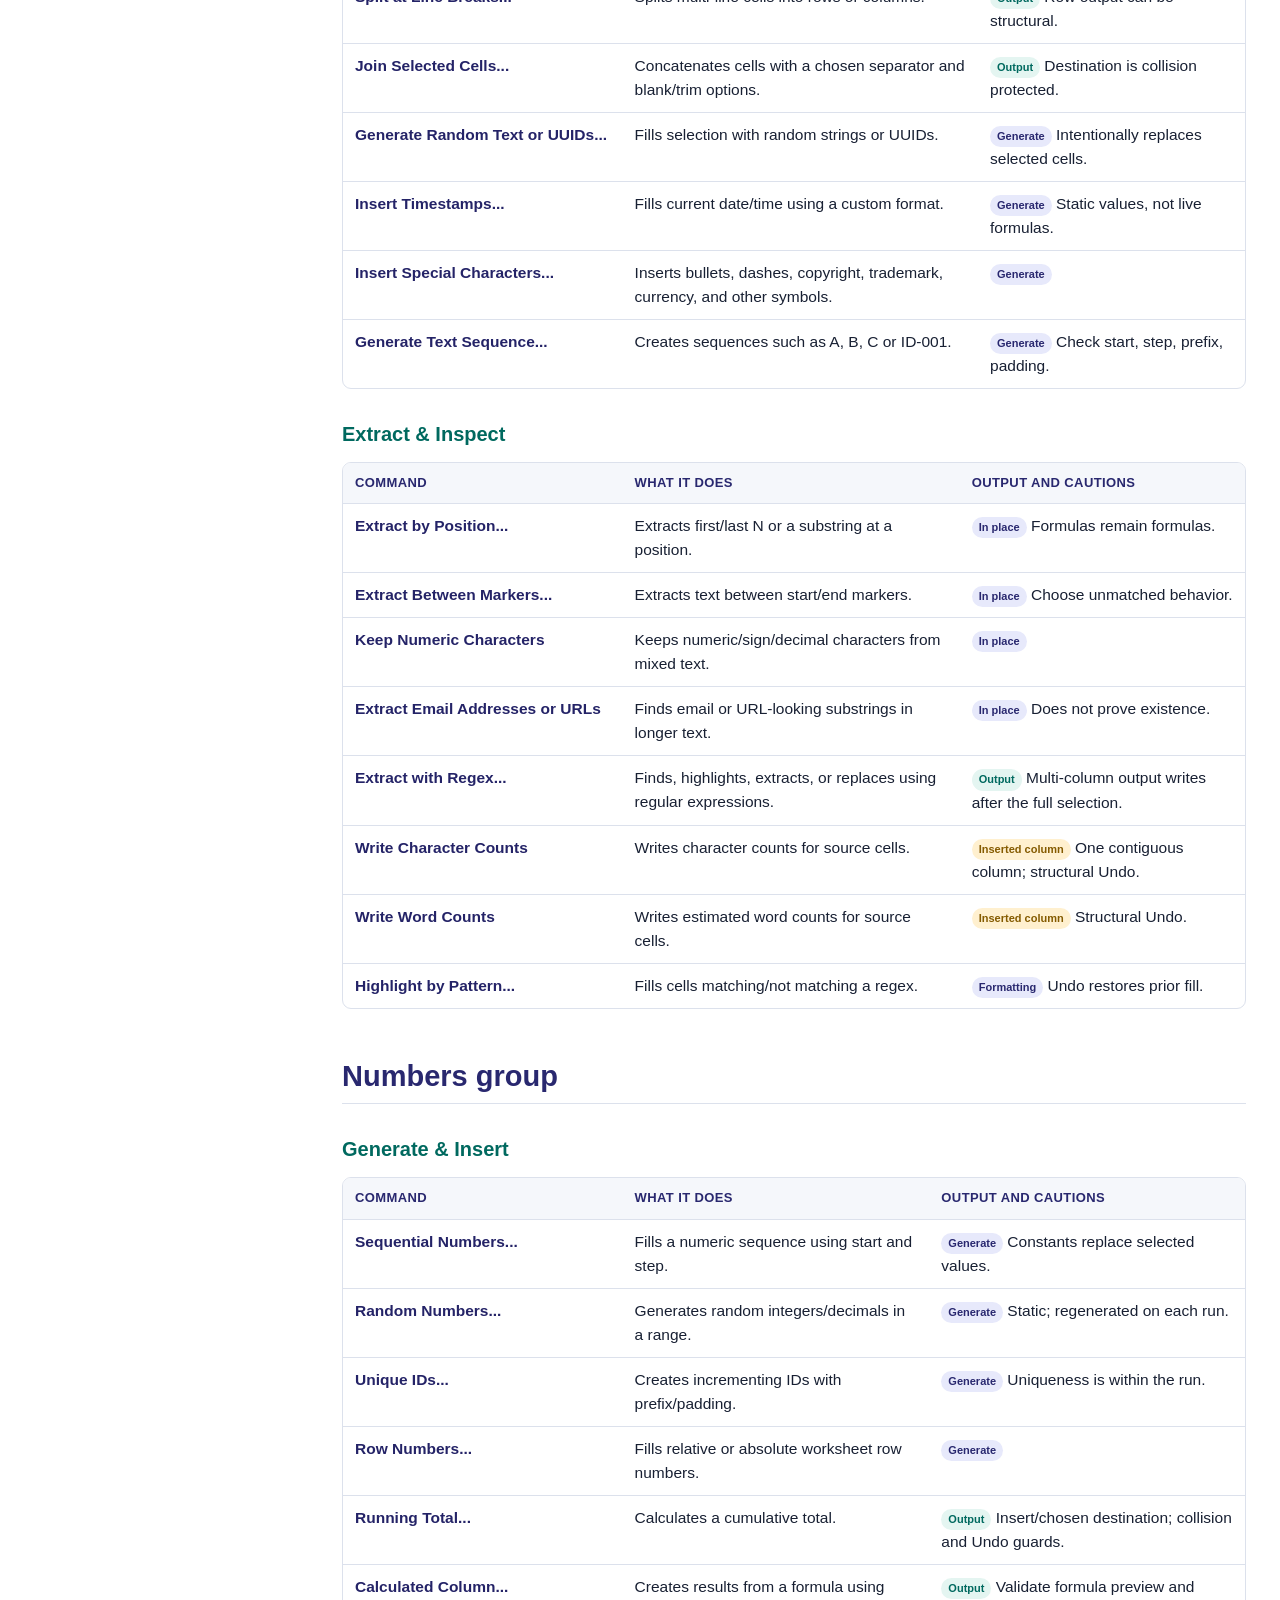
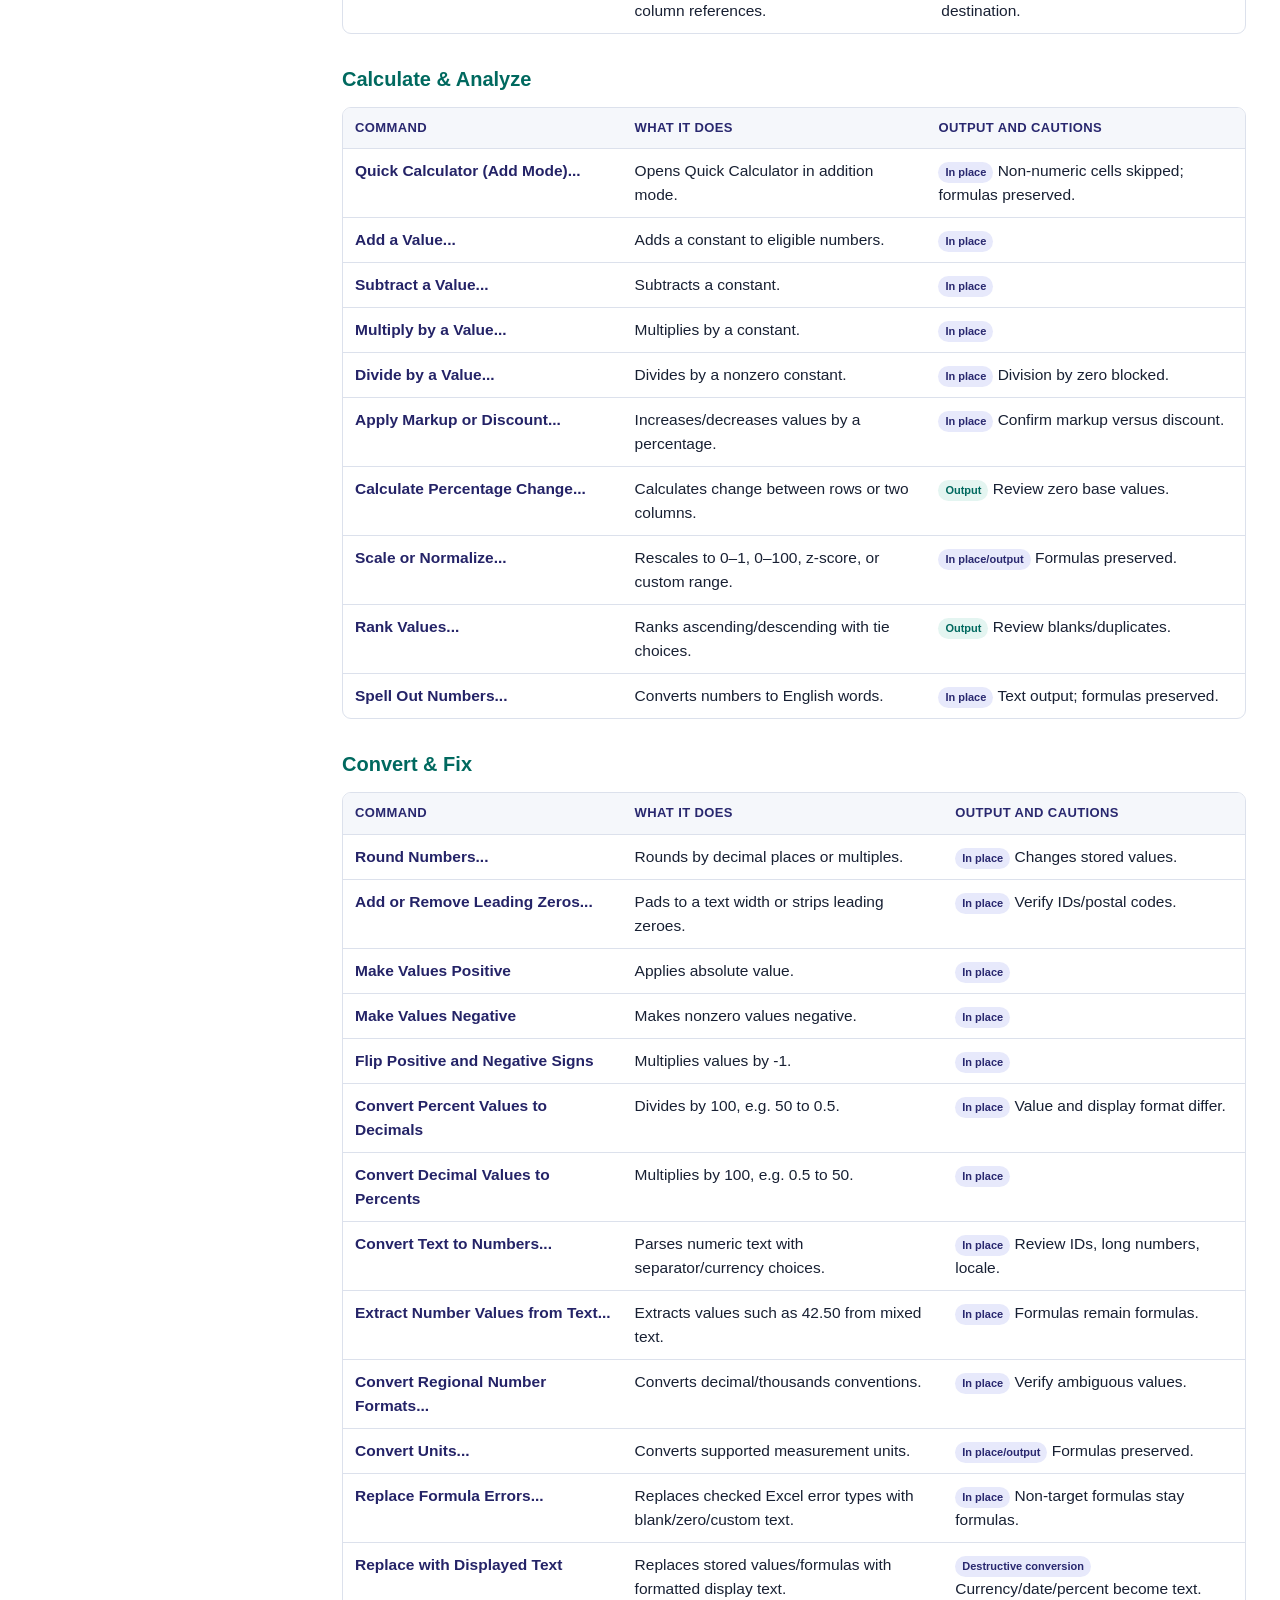
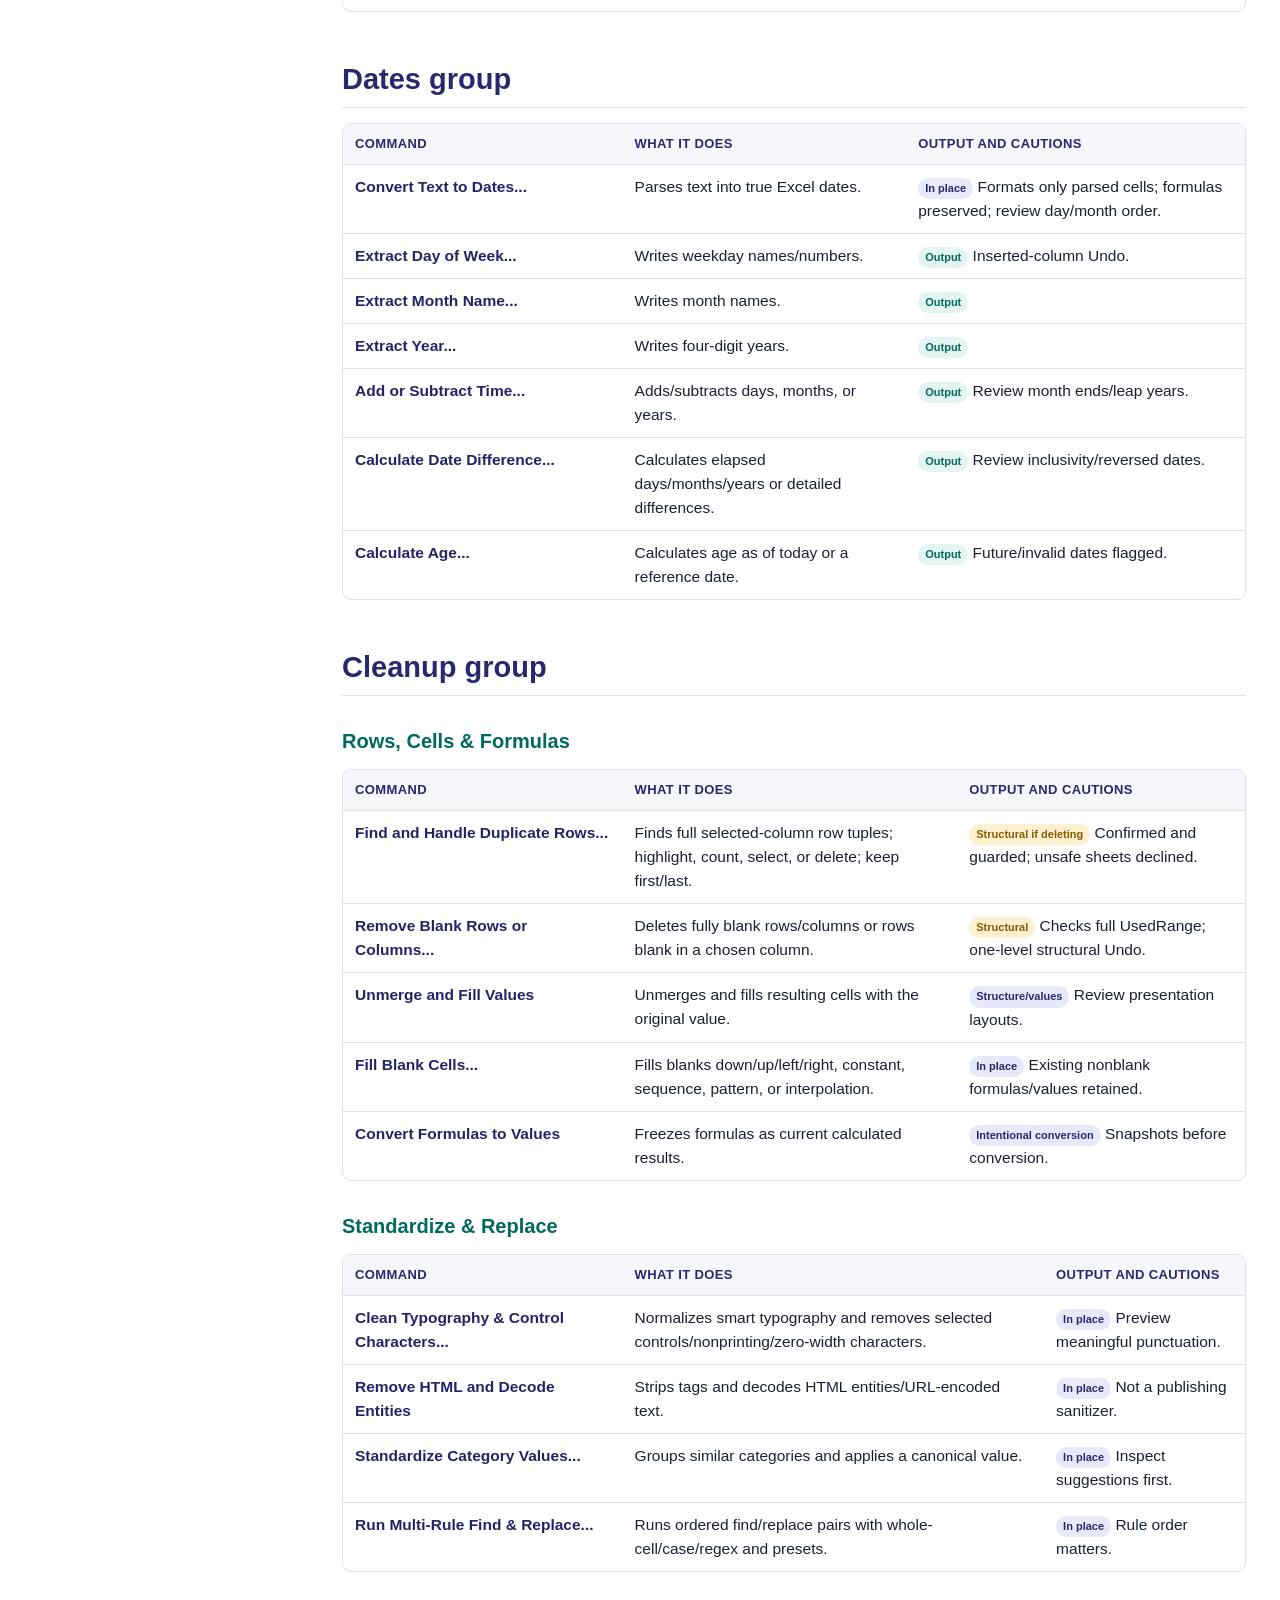
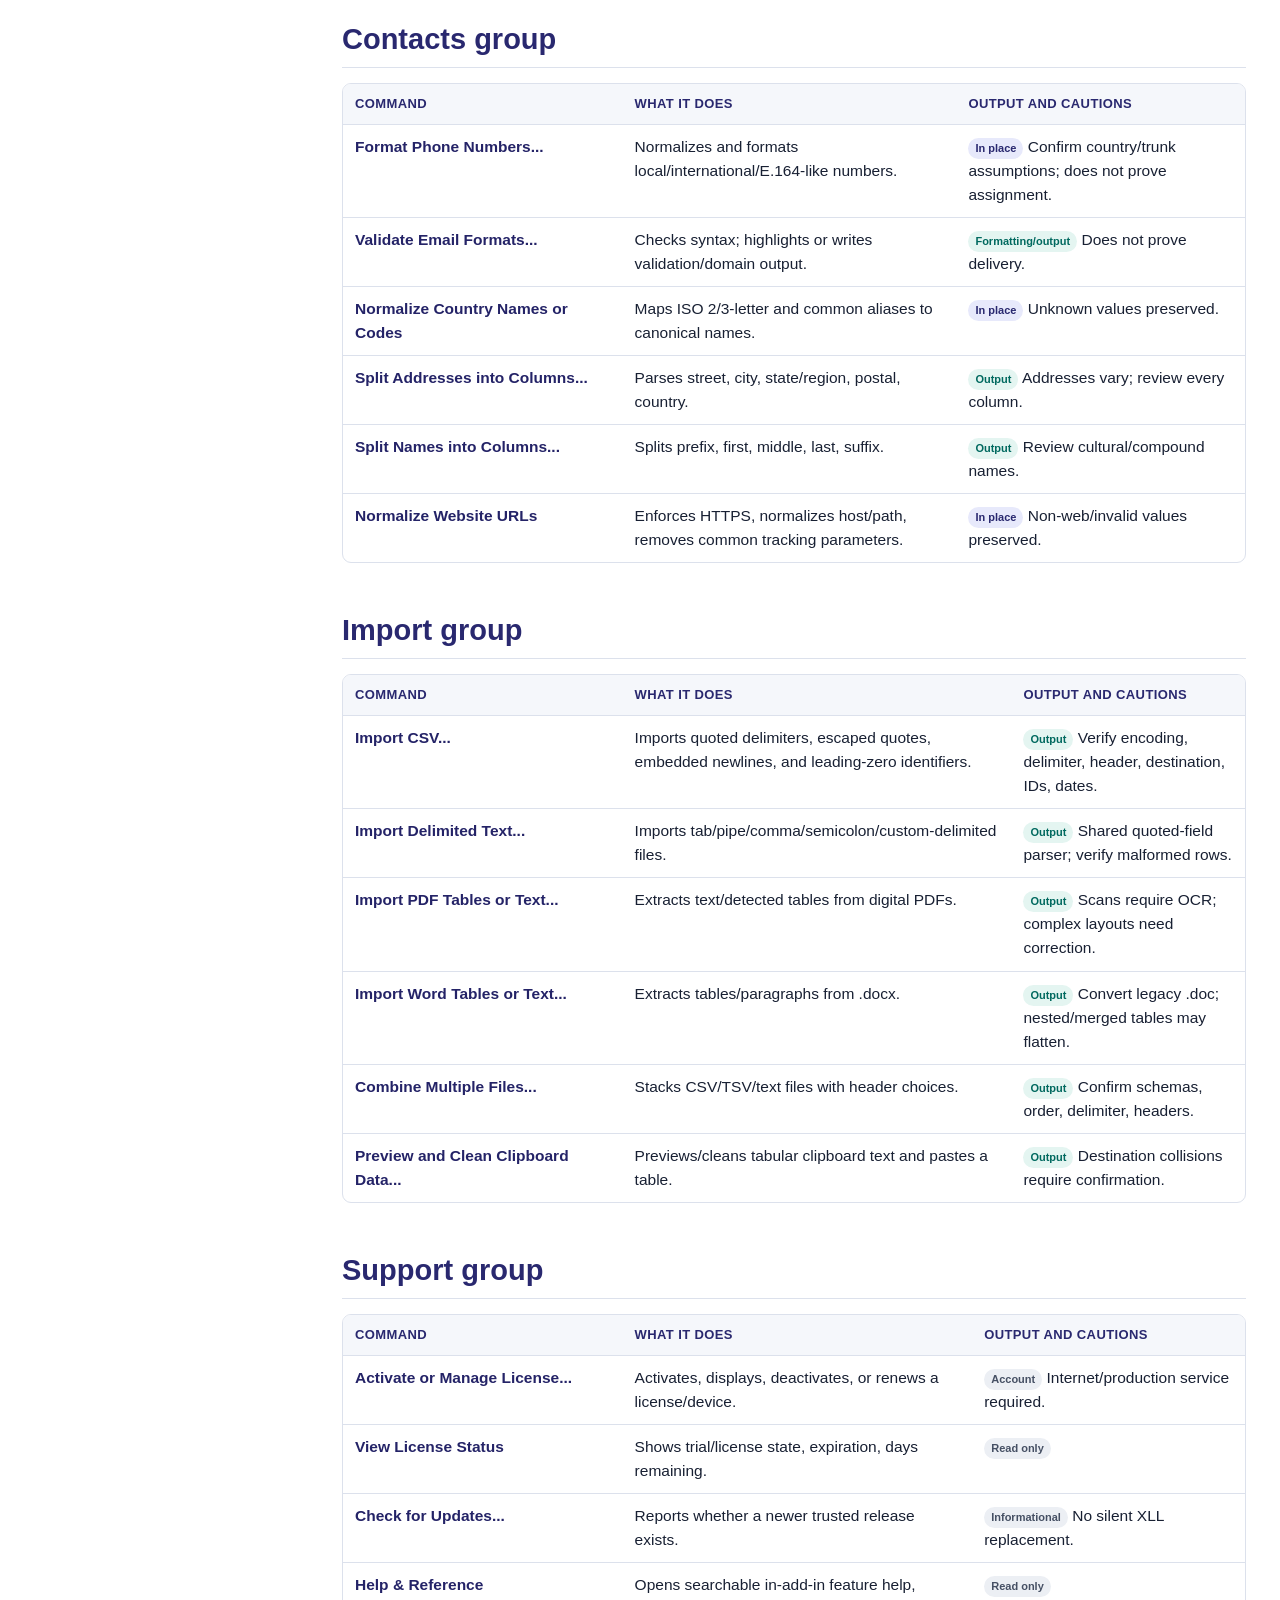
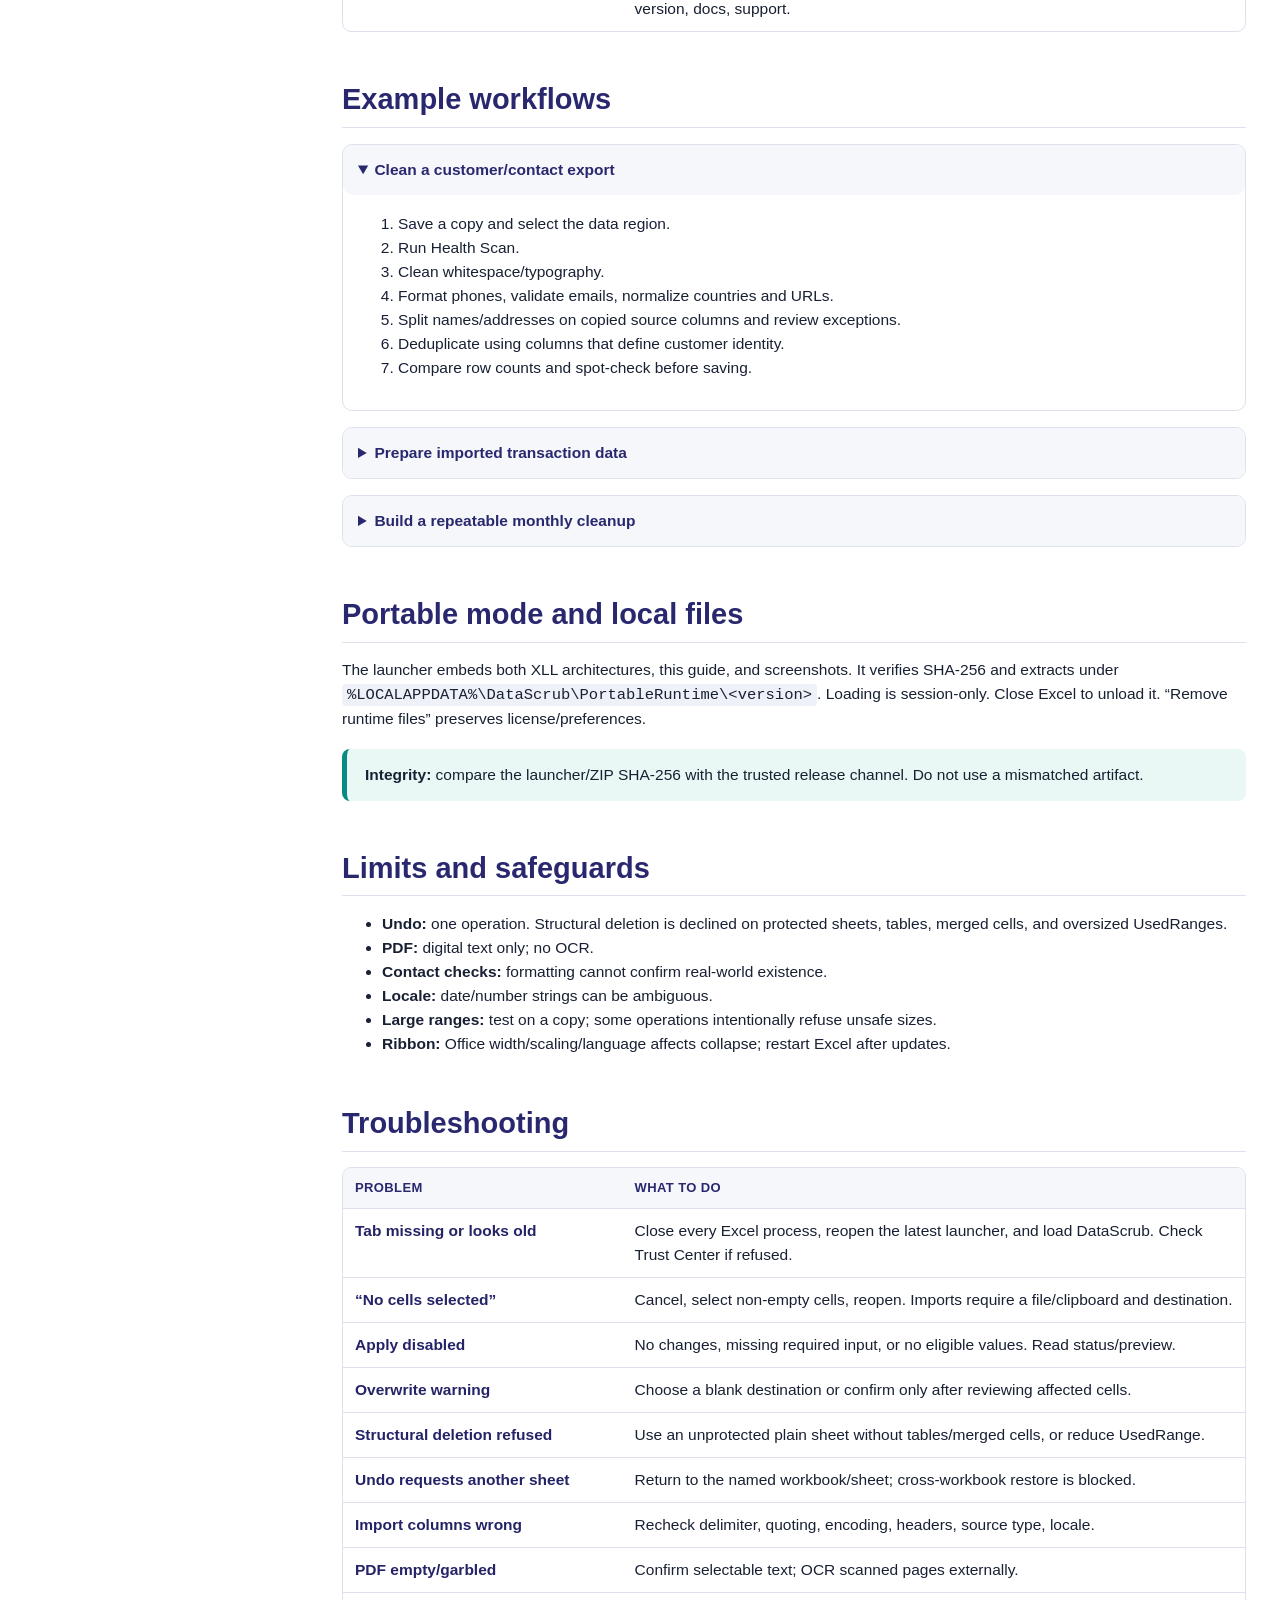
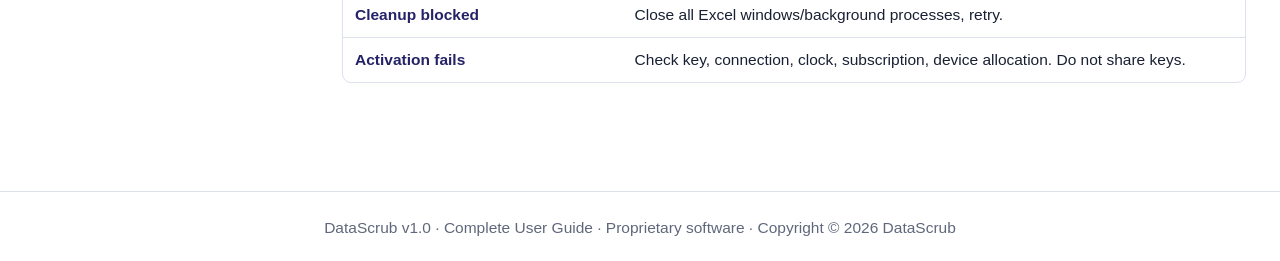
<file: datascrub-tutorial.html>
<!doctype html>
<html lang="en">
<head>
  <meta charset="utf-8"><meta name="viewport" content="width=device-width, initial-scale=1">
  <title>DataScrub complete user guide</title>
  <meta name="description" content="The complete searchable DataScrub feature guide has moved to its new documentation page.">
  <link rel="canonical" href="https://getdatascrub.com/guides/datascrub/">
  <meta http-equiv="refresh" content="0; url=guides/datascrub/">
  <link rel="stylesheet" href="assets/site.css">
</head>
<body><main class="container legal"><h1>DataScrub guide</h1><p>The complete guide has moved. <a href="guides/datascrub/">Open the current DataScrub user guide</a>.</p></main></body>
</html>
</file>
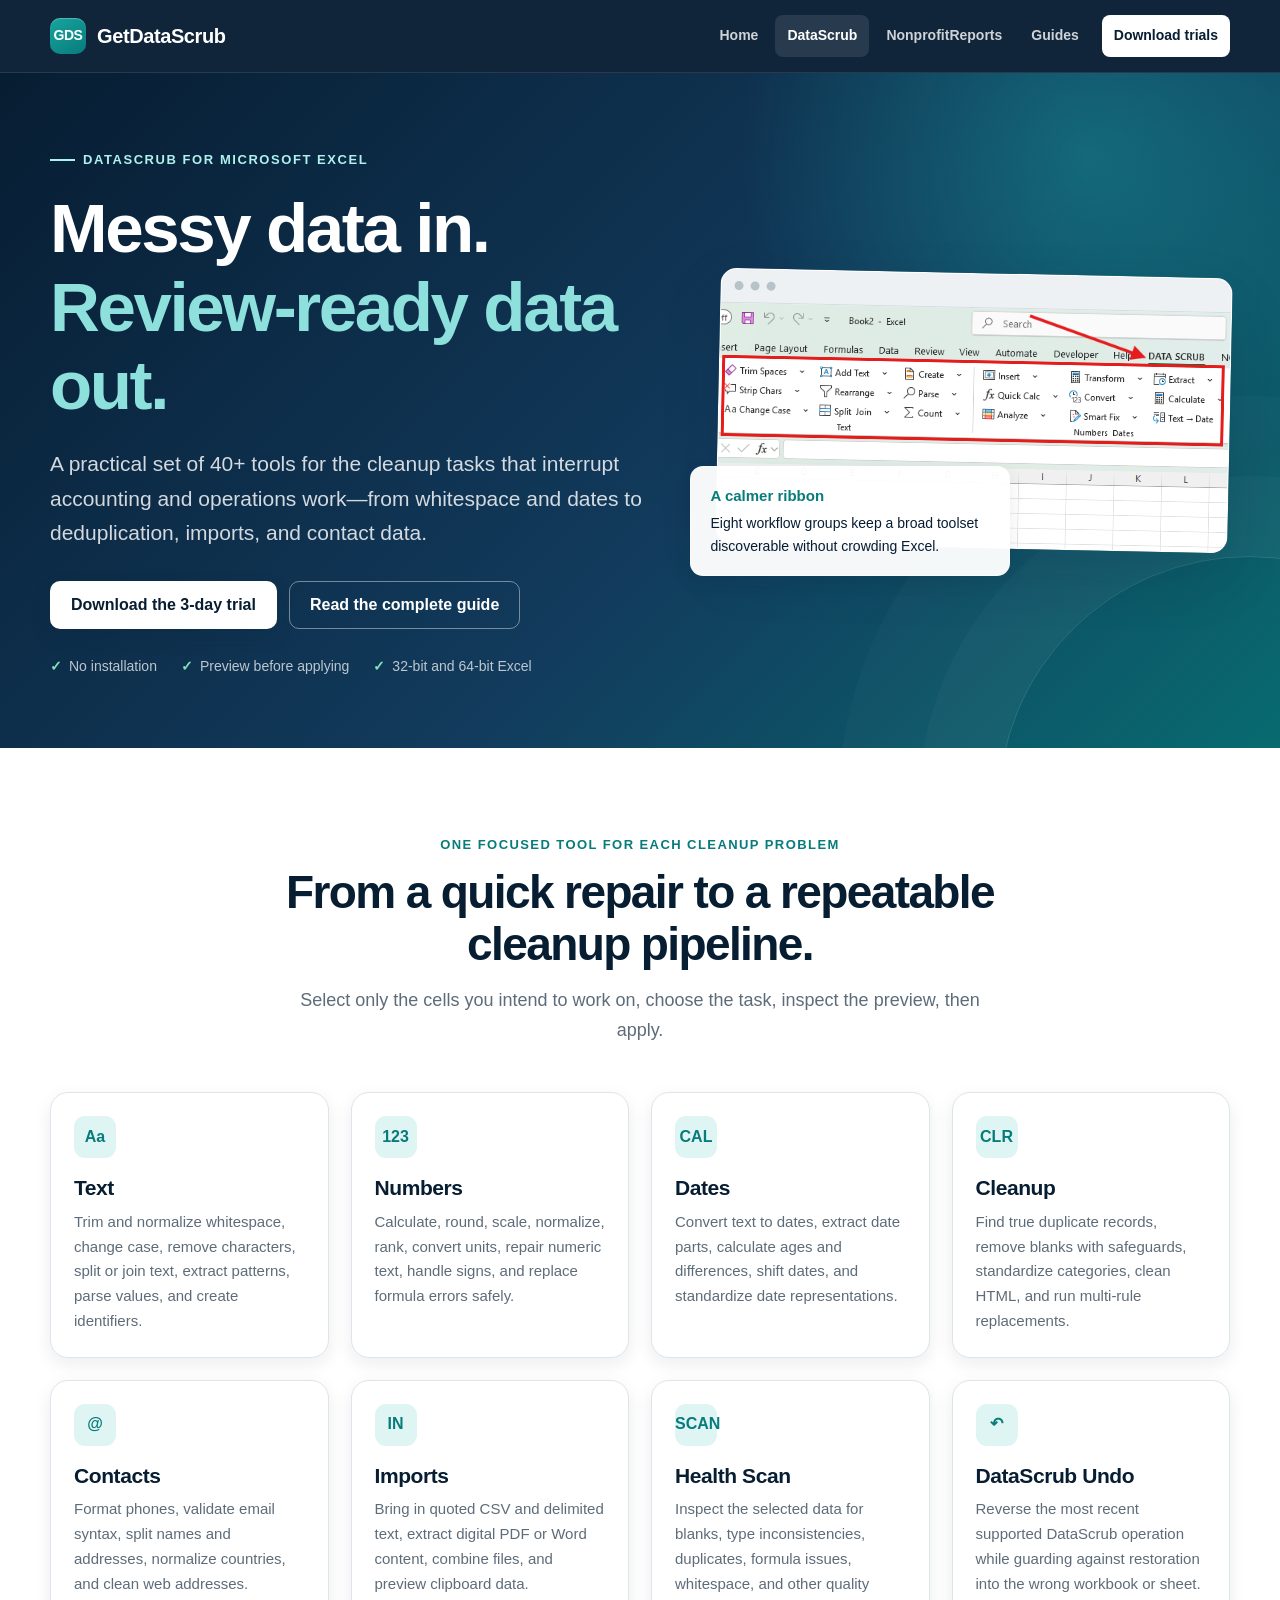
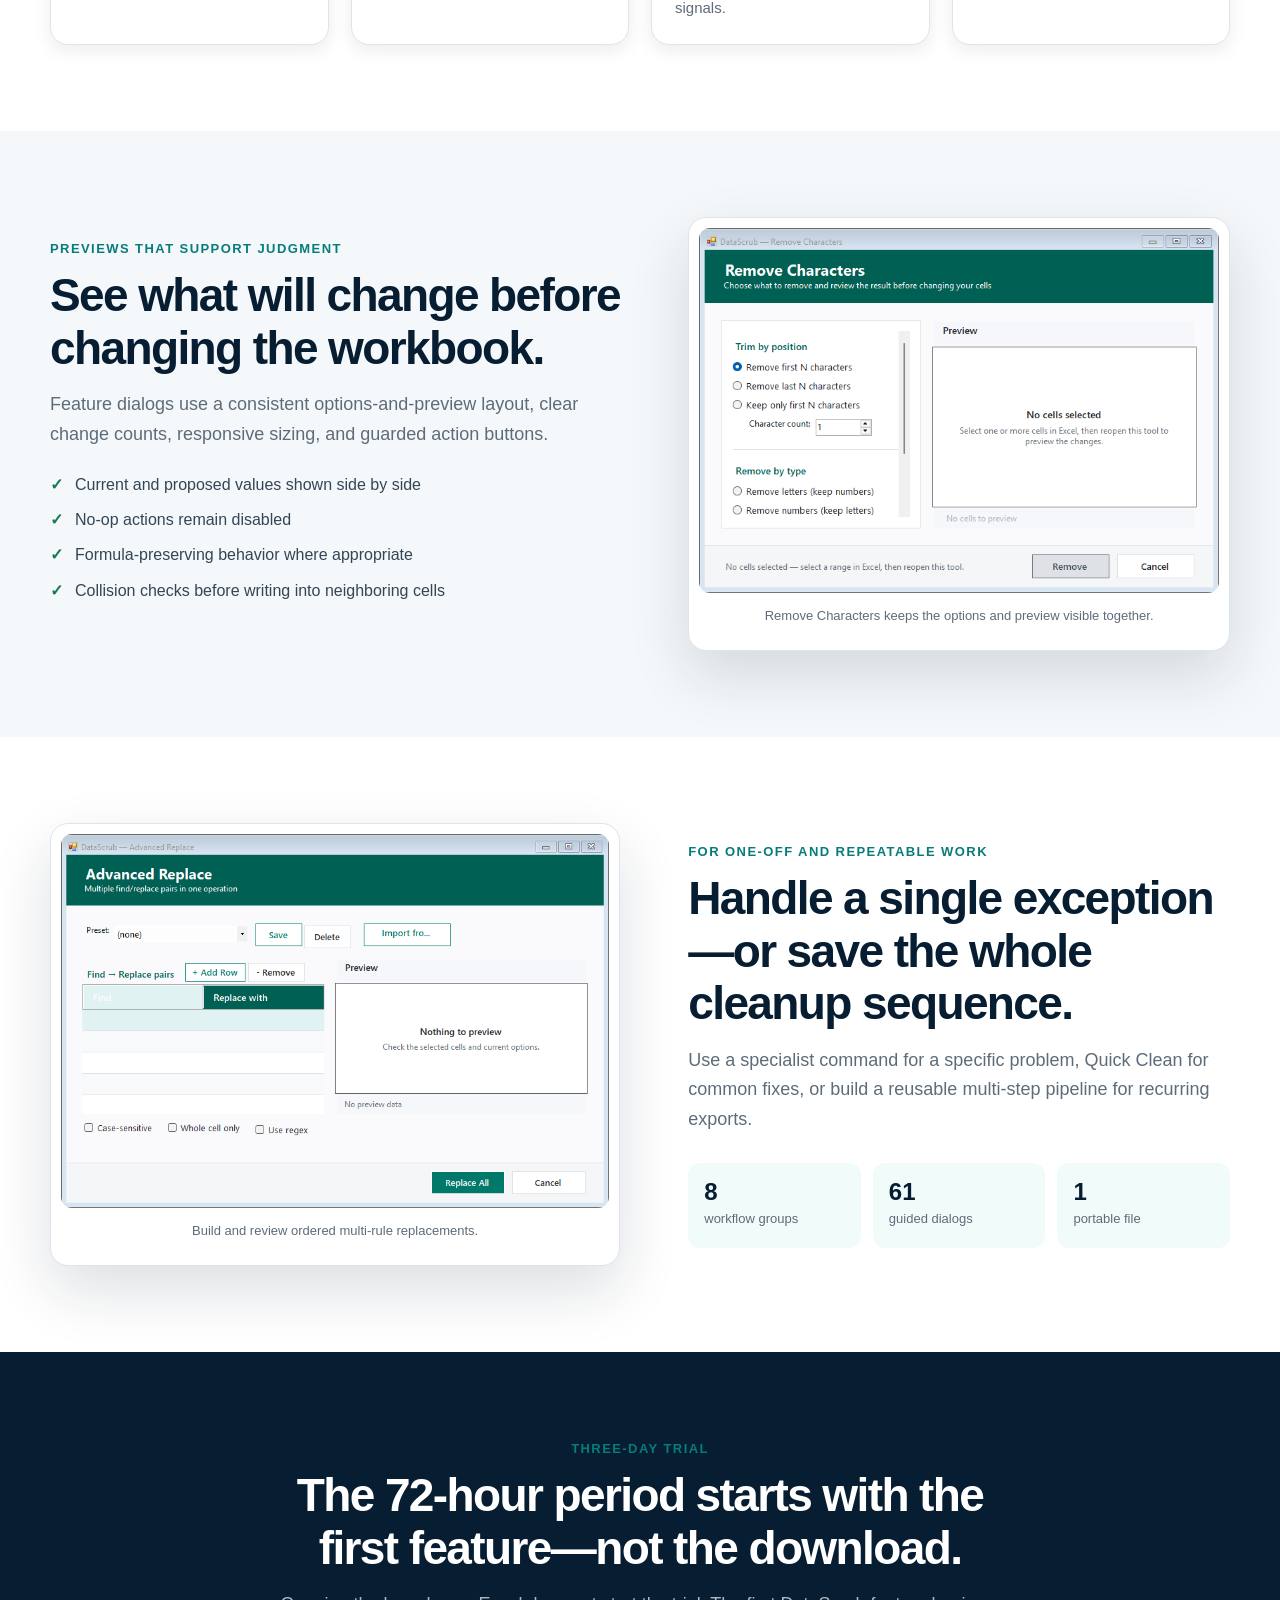
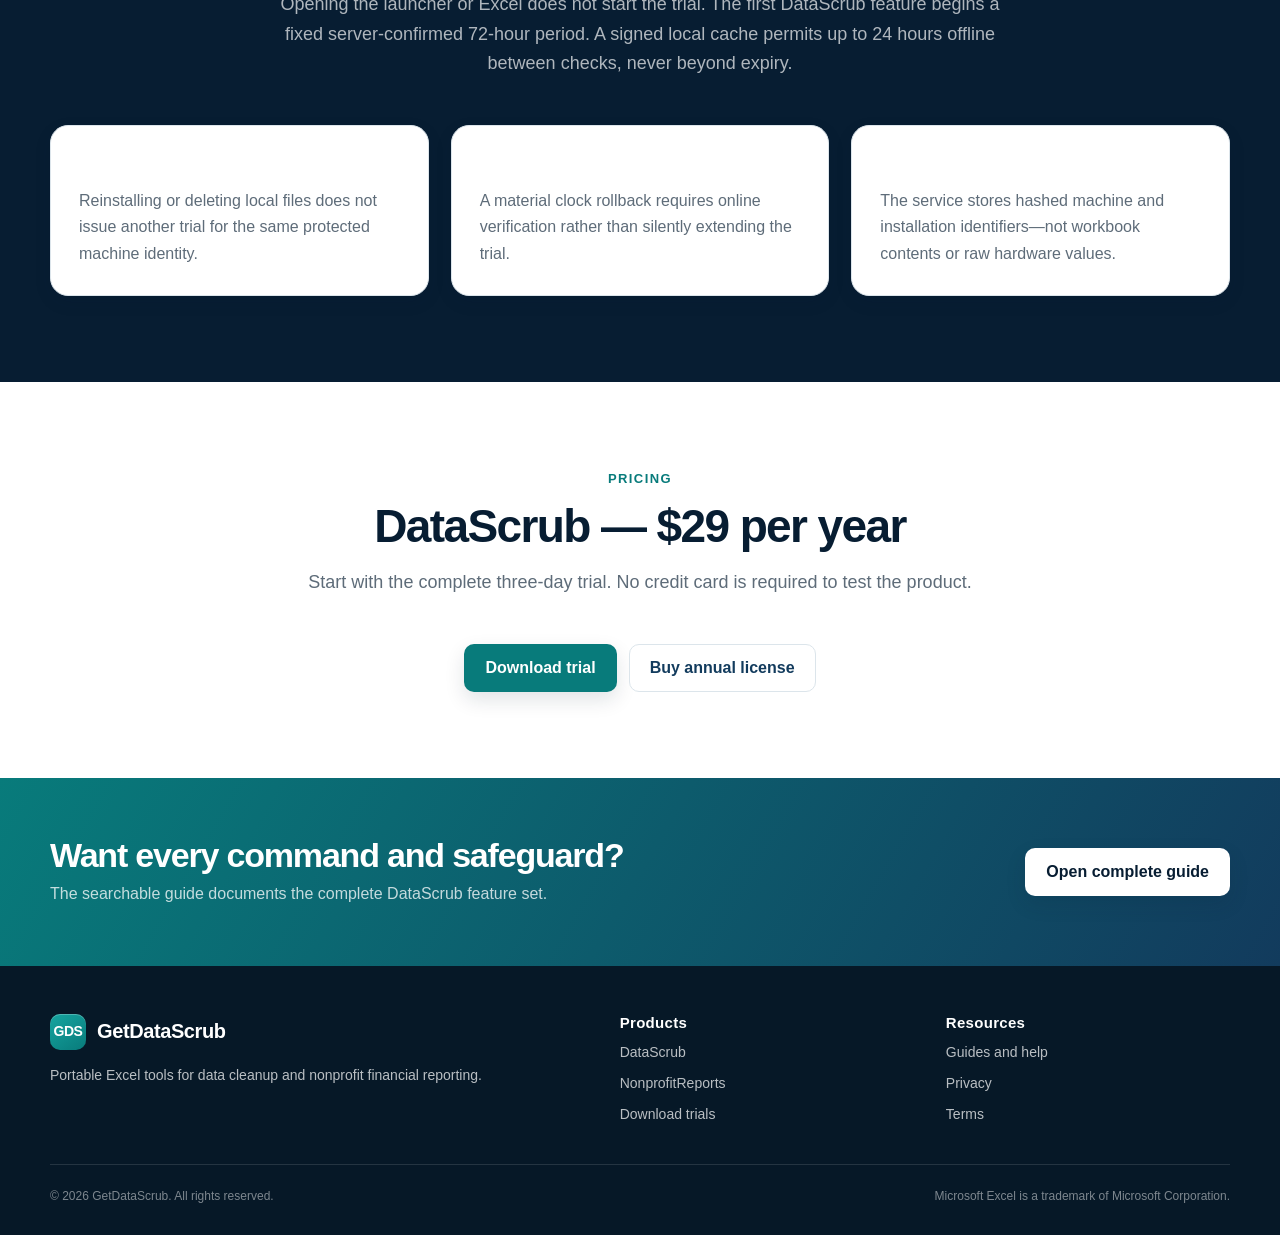
<file: datascrub.html>
<!doctype html>
<html lang="en">
<head>
  <meta charset="utf-8"><meta name="viewport" content="width=device-width, initial-scale=1">
  <title>DataScrub — 40+ practical Excel data-cleaning tools</title>
  <meta name="description" content="Clean, transform, validate, and import messy Excel data with 40+ guided tools, previews, safeguards, and DataScrub Undo."><meta property="og:title" content="DataScrub — 40+ practical Excel data-cleaning tools"><meta property="og:description" content="Clean, validate, transform, and import spreadsheet data without leaving Excel."><meta property="og:image" content="https://getdatascrub.com/assets/og.png"><meta name="twitter:card" content="summary_large_image">
  <link rel="stylesheet" href="assets/site.css">
</head>
<body>
  <a class="skip-link" href="#main">Skip to content</a>
  <header class="site-header"><div class="container nav-wrap"><a class="brand" href="index.html"><span class="brand-mark">GDS</span><span>GetDataScrub</span></a><button class="nav-toggle" type="button" aria-label="Open navigation" aria-expanded="false" data-nav-toggle>☰</button><nav class="site-nav" aria-label="Primary navigation" data-nav><a href="index.html">Home</a><a href="datascrub.html" aria-current="page">DataScrub</a><a href="nonprofitreports.html">NonprofitReports</a><a href="support.html">Guides</a><a class="nav-cta" href="downloads.html">Download trials</a></nav></div></header>
  <main id="main">
    <section class="hero hero-compact"><div class="container hero-grid">
      <div><div class="eyebrow">DataScrub for Microsoft Excel</div><h1>Messy data in. <strong>Review-ready data out.</strong></h1><p class="hero-copy">A practical set of 40+ tools for the cleanup tasks that interrupt accounting and operations work—from whitespace and dates to deduplication, imports, and contact data.</p><div class="hero-actions"><a class="button button-light" href="downloads.html#datascrub">Download the 3-day trial</a><a class="button button-outline" href="guides/datascrub/">Read the complete guide</a></div><div class="trust-line"><span>No installation</span><span>Preview before applying</span><span>32-bit and 64-bit Excel</span></div></div>
      <div class="product-visual"><div class="excel-window"><div class="window-bar" aria-hidden="true"><span class="window-dot"></span><span class="window-dot"></span><span class="window-dot"></span></div><img src="datascrub-ribbon.png" alt="DataScrub ribbon with workflow menus for text, numbers, dates, cleanup, contacts, and imports"></div><div class="visual-caption"><strong>A calmer ribbon</strong>Eight workflow groups keep a broad toolset discoverable without crowding Excel.</div></div>
    </div></section>

    <section class="section"><div class="container">
      <div class="section-heading"><div class="kicker">One focused tool for each cleanup problem</div><h2>From a quick repair to a repeatable cleanup pipeline.</h2><p>Select only the cells you intend to work on, choose the task, inspect the preview, then apply.</p></div>
      <div class="feature-grid">
        <article class="card feature-card"><div class="feature-icon">Aa</div><h3>Text</h3><p>Trim and normalize whitespace, change case, remove characters, split or join text, extract patterns, parse values, and create identifiers.</p></article>
        <article class="card feature-card"><div class="feature-icon">123</div><h3>Numbers</h3><p>Calculate, round, scale, normalize, rank, convert units, repair numeric text, handle signs, and replace formula errors safely.</p></article>
        <article class="card feature-card"><div class="feature-icon">CAL</div><h3>Dates</h3><p>Convert text to dates, extract date parts, calculate ages and differences, shift dates, and standardize date representations.</p></article>
        <article class="card feature-card"><div class="feature-icon">CLR</div><h3>Cleanup</h3><p>Find true duplicate records, remove blanks with safeguards, standardize categories, clean HTML, and run multi-rule replacements.</p></article>
        <article class="card feature-card"><div class="feature-icon">@</div><h3>Contacts</h3><p>Format phones, validate email syntax, split names and addresses, normalize countries, and clean web addresses.</p></article>
        <article class="card feature-card"><div class="feature-icon">IN</div><h3>Imports</h3><p>Bring in quoted CSV and delimited text, extract digital PDF or Word content, combine files, and preview clipboard data.</p></article>
        <article class="card feature-card"><div class="feature-icon">SCAN</div><h3>Health Scan</h3><p>Inspect the selected data for blanks, type inconsistencies, duplicates, formula issues, whitespace, and other quality signals.</p></article>
        <article class="card feature-card"><div class="feature-icon">↶</div><h3>DataScrub Undo</h3><p>Reverse the most recent supported DataScrub operation while guarding against restoration into the wrong workbook or sheet.</p></article>
      </div>
    </div></section>

    <section class="section section-soft"><div class="container split">
      <div><div class="kicker">Previews that support judgment</div><h2>See what will change before changing the workbook.</h2><p class="lead">Feature dialogs use a consistent options-and-preview layout, clear change counts, responsive sizing, and guarded action buttons.</p><ul class="check-list"><li>Current and proposed values shown side by side</li><li>No-op actions remain disabled</li><li>Formula-preserving behavior where appropriate</li><li>Collision checks before writing into neighboring cells</li></ul></div>
      <div class="screenshot-frame"><img src="guides/datascrub/guide-assets/remove-characters.png" alt="Remove Characters dialog showing options beside a before-and-after preview"><p class="mini-note">Remove Characters keeps the options and preview visible together.</p></div>
    </div></section>

    <section class="section"><div class="container split">
      <div class="screenshot-frame"><img src="guides/datascrub/guide-assets/advanced-replace.png" alt="Advanced Replace dialog with multiple replacement rules and preview"><p class="mini-note">Build and review ordered multi-rule replacements.</p></div>
      <div><div class="kicker">For one-off and repeatable work</div><h2>Handle a single exception—or save the whole cleanup sequence.</h2><p class="lead">Use a specialist command for a specific problem, Quick Clean for common fixes, or build a reusable multi-step pipeline for recurring exports.</p><div class="stat-row"><div class="stat"><strong>8</strong><span>workflow groups</span></div><div class="stat"><strong>61</strong><span>guided dialogs</span></div><div class="stat"><strong>1</strong><span>portable file</span></div></div></div>
    </div></section>

    <section class="section section-dark"><div class="container">
      <div class="section-heading"><div class="kicker">Three-day trial</div><h2>The 72-hour period starts with the first feature—not the download.</h2><p>Opening the launcher or Excel does not start the trial. The first DataScrub feature begins a fixed server-confirmed 72-hour period. A signed local cache permits up to 24 hours offline between checks, never beyond expiry.</p></div>
      <div class="card-grid three"><article class="card"><h3>Fixed expiry</h3><p>Reinstalling or deleting local files does not issue another trial for the same protected machine identity.</p></article><article class="card"><h3>Clock protection</h3><p>A material clock rollback requires online verification rather than silently extending the trial.</p></article><article class="card"><h3>Minimal identifiers</h3><p>The service stores hashed machine and installation identifiers—not workbook contents or raw hardware values.</p></article></div>
    </div></section>

    <section class="section"><div class="container"><div class="section-heading"><div class="kicker">Pricing</div><h2>DataScrub — $29 per year</h2><p>Start with the complete three-day trial. No credit card is required to test the product.</p></div><div class="button-row" style="justify-content:center"><a class="button" href="downloads.html#datascrub">Download trial</a><a class="button button-secondary" href="https://buy.stripe.com/8x228t3X8b7QcGW1c2fYY00">Buy annual license</a></div></div></section>
    <section class="cta-band"><div class="container cta-row"><div><h2>Want every command and safeguard?</h2><p>The searchable guide documents the complete DataScrub feature set.</p></div><a class="button button-light" href="guides/datascrub/">Open complete guide</a></div></section>
  </main>
  <footer class="site-footer"><div class="container"><div class="footer-grid"><div><a class="brand" href="index.html"><span class="brand-mark">GDS</span><span>GetDataScrub</span></a><p>Portable Excel tools for data cleanup and nonprofit financial reporting.</p></div><div><h3>Products</h3><div class="footer-links"><a href="datascrub.html">DataScrub</a><a href="nonprofitreports.html">NonprofitReports</a><a href="downloads.html">Download trials</a></div></div><div><h3>Resources</h3><div class="footer-links"><a href="support.html">Guides and help</a><a href="privacy-policy.html">Privacy</a><a href="terms-of-service.html">Terms</a></div></div></div><div class="footer-bottom"><span>© <span data-year>2026</span> GetDataScrub. All rights reserved.</span><span>Microsoft Excel is a trademark of Microsoft Corporation.</span></div></div></footer>
  <script src="assets/site.js"></script>
</body>
</html>
</file>
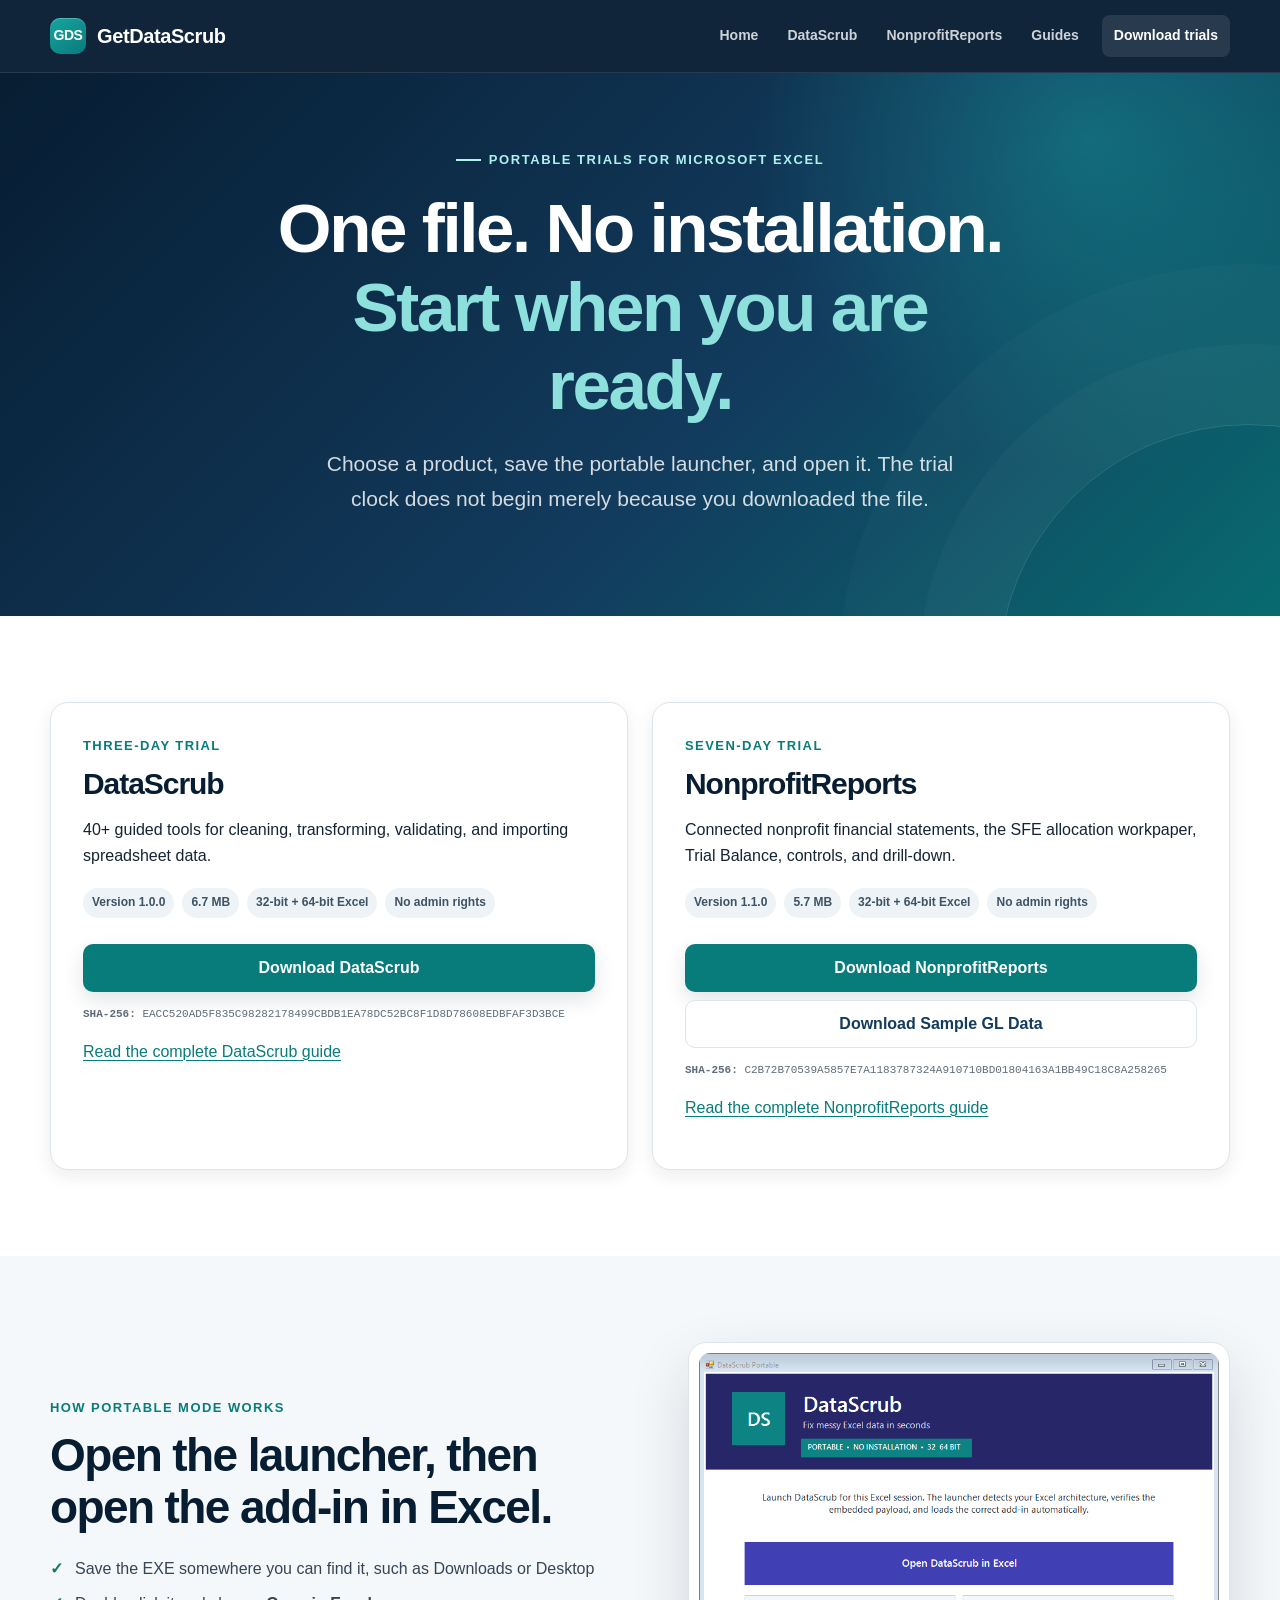
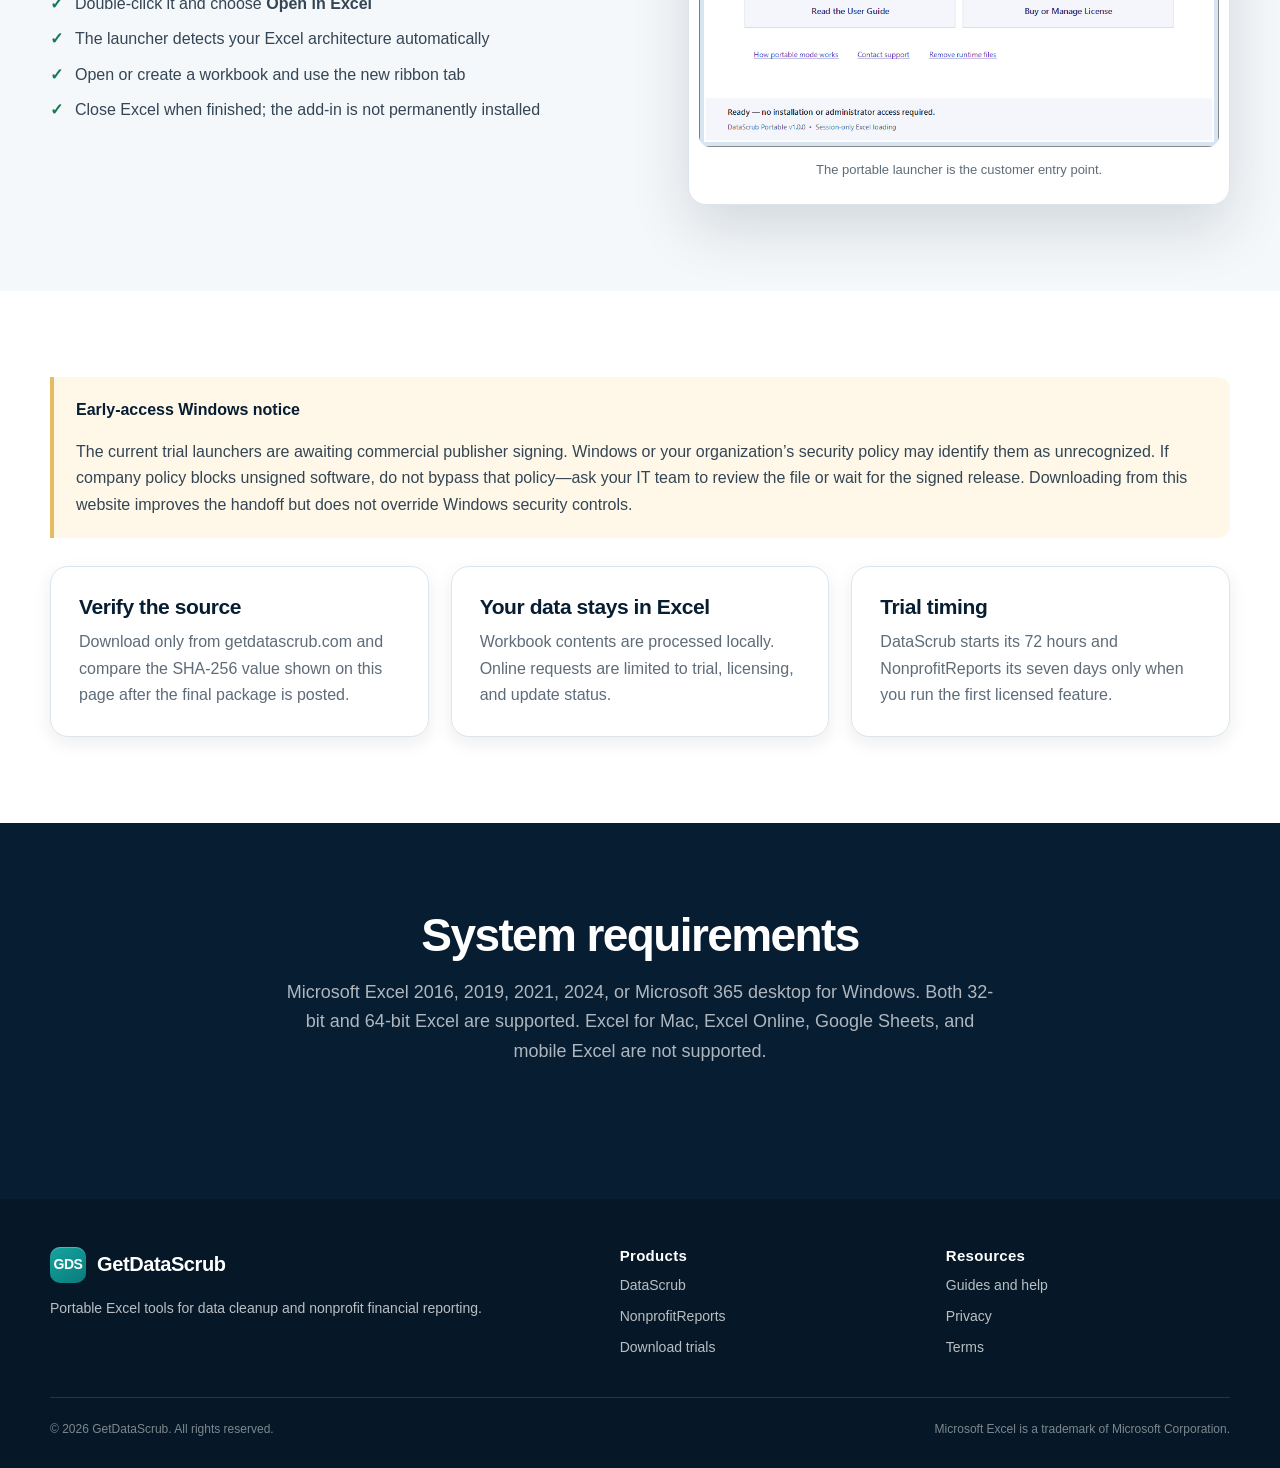
<file: downloads.html>
<!doctype html>
<html lang="en">
<head>
  <meta charset="utf-8"><meta name="viewport" content="width=device-width, initial-scale=1">
  <title>Download DataScrub and NonprofitReports trials</title>
  <meta name="description" content="Download the portable DataScrub three-day trial or NonprofitReports seven-day trial for Microsoft Excel on Windows."><meta property="og:title" content="Download the DataScrub and NonprofitReports trials"><meta property="og:description" content="One portable file, no installation, with automatic 32-bit or 64-bit Excel selection."><meta property="og:image" content="https://getdatascrub.com/assets/og.png"><meta name="twitter:card" content="summary_large_image">
  <link rel="stylesheet" href="assets/site.css">
</head>
<body>
  <a class="skip-link" href="#main">Skip to content</a>
  <header class="site-header"><div class="container nav-wrap"><a class="brand" href="index.html"><span class="brand-mark">GDS</span><span>GetDataScrub</span></a><button class="nav-toggle" type="button" aria-label="Open navigation" aria-expanded="false" data-nav-toggle>☰</button><nav class="site-nav" aria-label="Primary navigation" data-nav><a href="index.html">Home</a><a href="datascrub.html">DataScrub</a><a href="nonprofitreports.html">NonprofitReports</a><a href="support.html">Guides</a><a class="nav-cta" href="downloads.html" aria-current="page">Download trials</a></nav></div></header>
  <main id="main">
    <section class="hero hero-compact"><div class="container hero-grid" style="grid-template-columns:1fr;max-width:900px;text-align:center"><div><div class="eyebrow" style="justify-content:center">Portable trials for Microsoft Excel</div><h1 style="margin-inline:auto">One file. No installation. <strong>Start when you are ready.</strong></h1><p class="hero-copy" style="margin-inline:auto">Choose a product, save the portable launcher, and open it. The trial clock does not begin merely because you downloaded the file.</p></div></div></section>

    <section class="section"><div class="container">
      <div class="download-grid">
        <article class="download-card" id="datascrub"><div class="kicker">Three-day trial</div><h2>DataScrub</h2><p>40+ guided tools for cleaning, transforming, validating, and importing spreadsheet data.</p><div class="download-meta"><span class="pill">Version 1.0.0</span><span class="pill">6.7 MB</span><span class="pill">32-bit + 64-bit Excel</span><span class="pill">No admin rights</span></div><a class="button" href="downloads/DataScrub.exe" download>Download DataScrub</a><p class="hash"><strong>SHA-256:</strong> <span data-datascrub-hash>EACC520AD5F835C98282178499CBDB1EA78DC52BC8F1D8D78608EDBFAF3D3BCE</span></p><p><a href="guides/datascrub/">Read the complete DataScrub guide</a></p></article>
        <article class="download-card" id="nonprofitreports"><div class="kicker">Seven-day trial</div><h2>NonprofitReports</h2><p>Connected nonprofit financial statements, the SFE allocation workpaper, Trial Balance, controls, and drill-down.</p><div class="download-meta"><span class="pill">Version 1.1.0</span><span class="pill">5.7 MB</span><span class="pill">32-bit + 64-bit Excel</span><span class="pill">No admin rights</span></div><a class="button" href="downloads/NonprofitReports.exe" download>Download NonprofitReports</a><a class="button button-secondary" href="https://www.dropbox.com/scl/fi/v99blss0glfhf8e8p1lyv/NonprofitReports_Sample_GL.csv?rlkey=s3gl6j1aspghhunq7j9m29eoc&amp;st=9e5a8269&amp;dl=1">Download Sample GL Data</a><p class="hash"><strong>SHA-256:</strong> <span data-npr-hash>C2B72B70539A5857E7A1183787324A910710BD01804163A1BB49C18C8A258265</span></p><p><a href="guides/nonprofitreports/">Read the complete NonprofitReports guide</a></p></article>
      </div>
    </div></section>

    <section class="section section-soft"><div class="container split">
      <div><div class="kicker">How portable mode works</div><h2>Open the launcher, then open the add-in in Excel.</h2><ol class="check-list"><li>Save the EXE somewhere you can find it, such as Downloads or Desktop</li><li>Double-click it and choose <strong>Open in Excel</strong></li><li>The launcher detects your Excel architecture automatically</li><li>Open or create a workbook and use the new ribbon tab</li><li>Close Excel when finished; the add-in is not permanently installed</li></ol></div>
      <div class="screenshot-frame"><img src="guides/datascrub/guide-assets/portable-launcher.png" alt="Portable DataScrub launcher with Open in Excel and User Guide buttons"><p class="mini-note">The portable launcher is the customer entry point.</p></div>
    </div></section>

    <section class="section"><div class="container">
      <div class="notice warning"><strong>Early-access Windows notice</strong><p>The current trial launchers are awaiting commercial publisher signing. Windows or your organization’s security policy may identify them as unrecognized. If company policy blocks unsigned software, do not bypass that policy—ask your IT team to review the file or wait for the signed release. Downloading from this website improves the handoff but does not override Windows security controls.</p></div>
      <div class="card-grid three" style="margin-top:28px"><article class="card"><h3>Verify the source</h3><p>Download only from getdatascrub.com and compare the SHA-256 value shown on this page after the final package is posted.</p></article><article class="card"><h3>Your data stays in Excel</h3><p>Workbook contents are processed locally. Online requests are limited to trial, licensing, and update status.</p></article><article class="card"><h3>Trial timing</h3><p>DataScrub starts its 72 hours and NonprofitReports its seven days only when you run the first licensed feature.</p></article></div>
    </div></section>

    <section class="section section-dark"><div class="container"><div class="section-heading"><h2>System requirements</h2><p>Microsoft Excel 2016, 2019, 2021, 2024, or Microsoft 365 desktop for Windows. Both 32-bit and 64-bit Excel are supported. Excel for Mac, Excel Online, Google Sheets, and mobile Excel are not supported.</p></div></div></section>
  </main>
  <footer class="site-footer"><div class="container"><div class="footer-grid"><div><a class="brand" href="index.html"><span class="brand-mark">GDS</span><span>GetDataScrub</span></a><p>Portable Excel tools for data cleanup and nonprofit financial reporting.</p></div><div><h3>Products</h3><div class="footer-links"><a href="datascrub.html">DataScrub</a><a href="nonprofitreports.html">NonprofitReports</a><a href="downloads.html">Download trials</a></div></div><div><h3>Resources</h3><div class="footer-links"><a href="support.html">Guides and help</a><a href="privacy-policy.html">Privacy</a><a href="terms-of-service.html">Terms</a></div></div></div><div class="footer-bottom"><span>© <span data-year>2026</span> GetDataScrub. All rights reserved.</span><span>Microsoft Excel is a trademark of Microsoft Corporation.</span></div></div></footer>
  <script src="assets/site.js"></script>
</body>
</html>
</file>
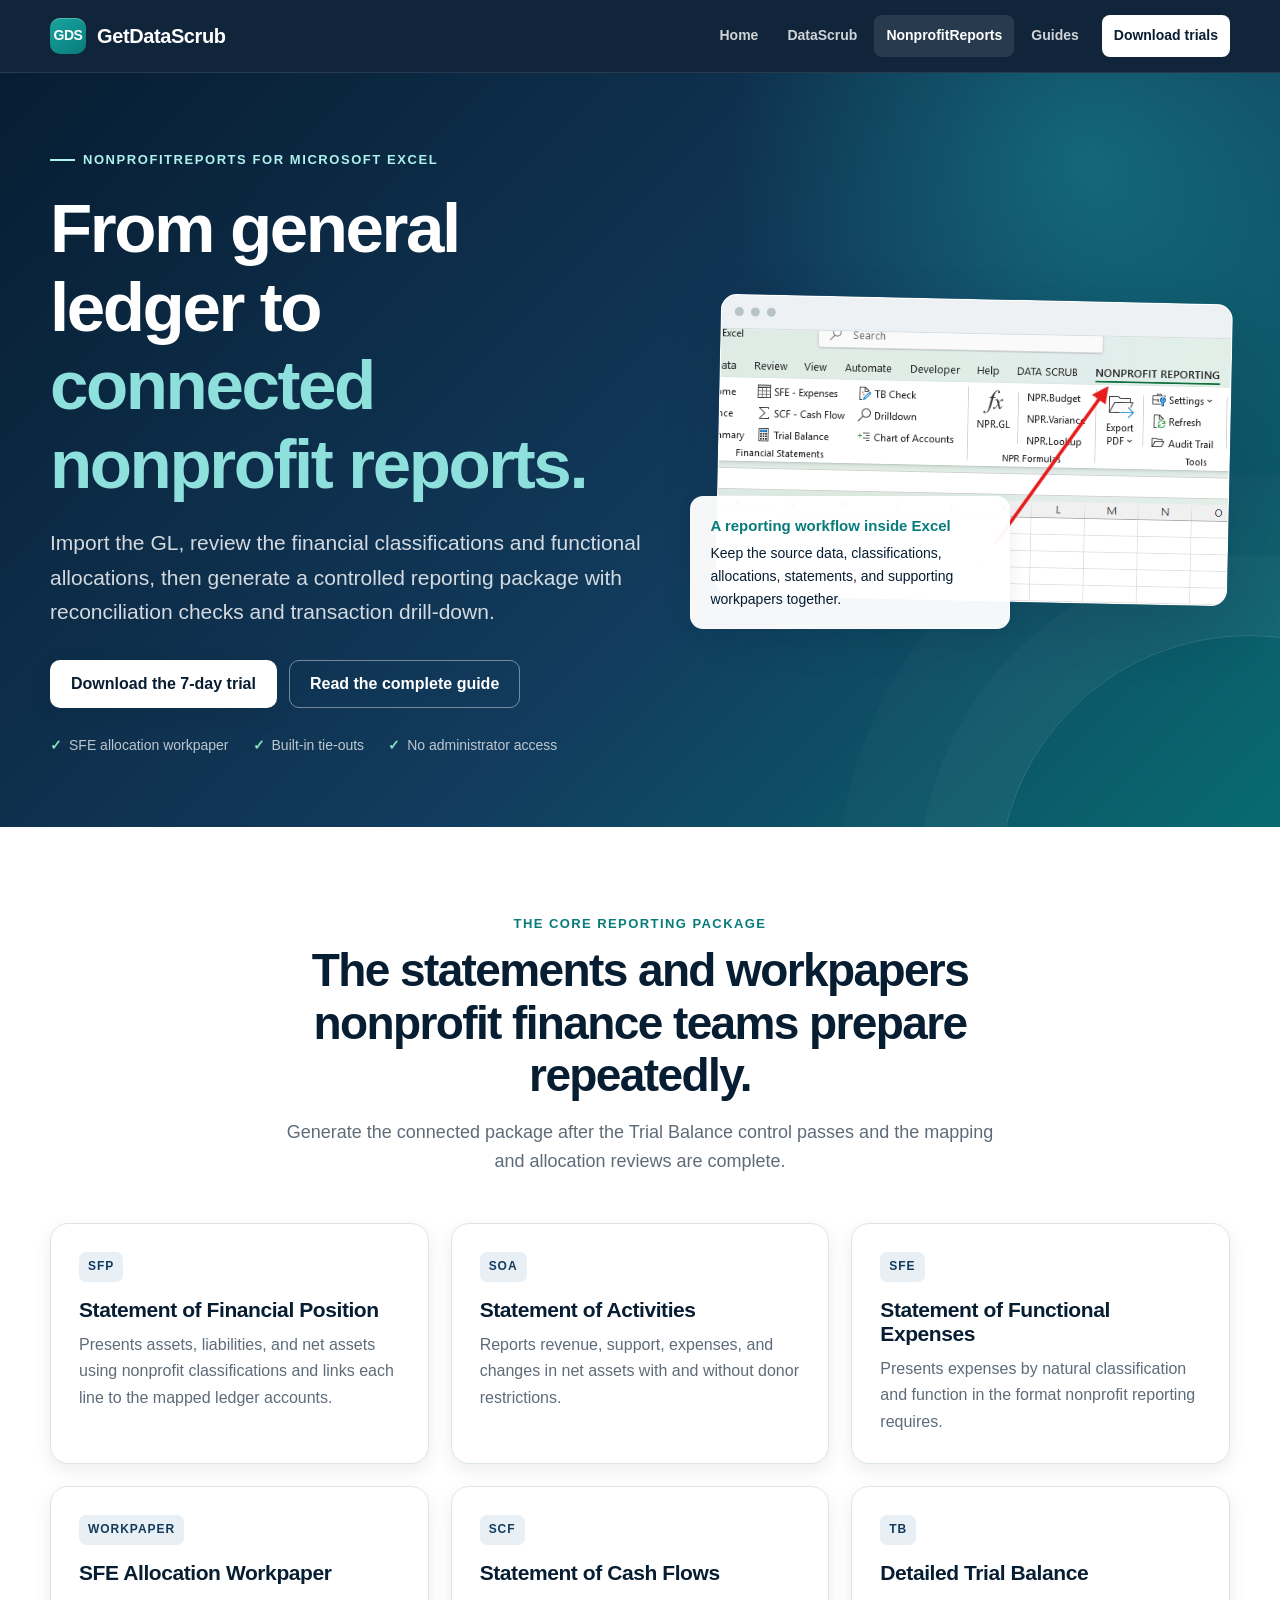
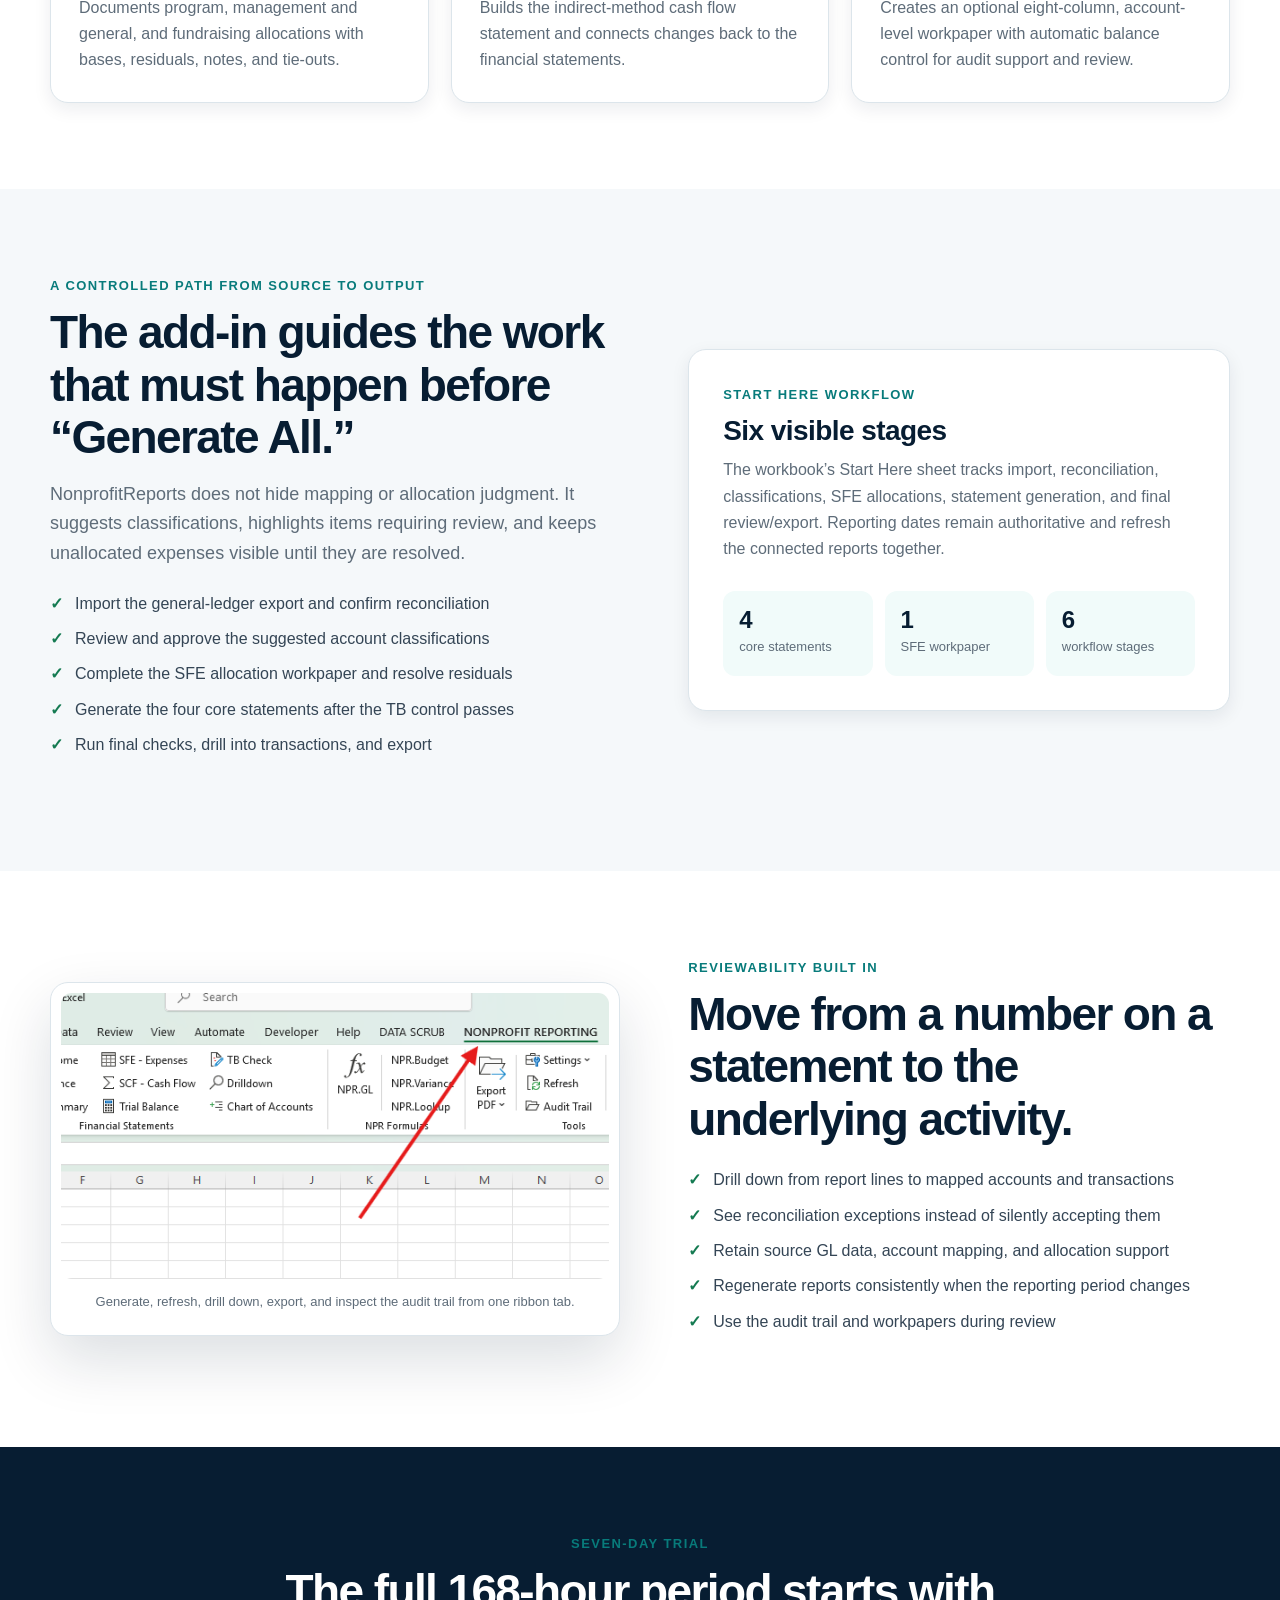
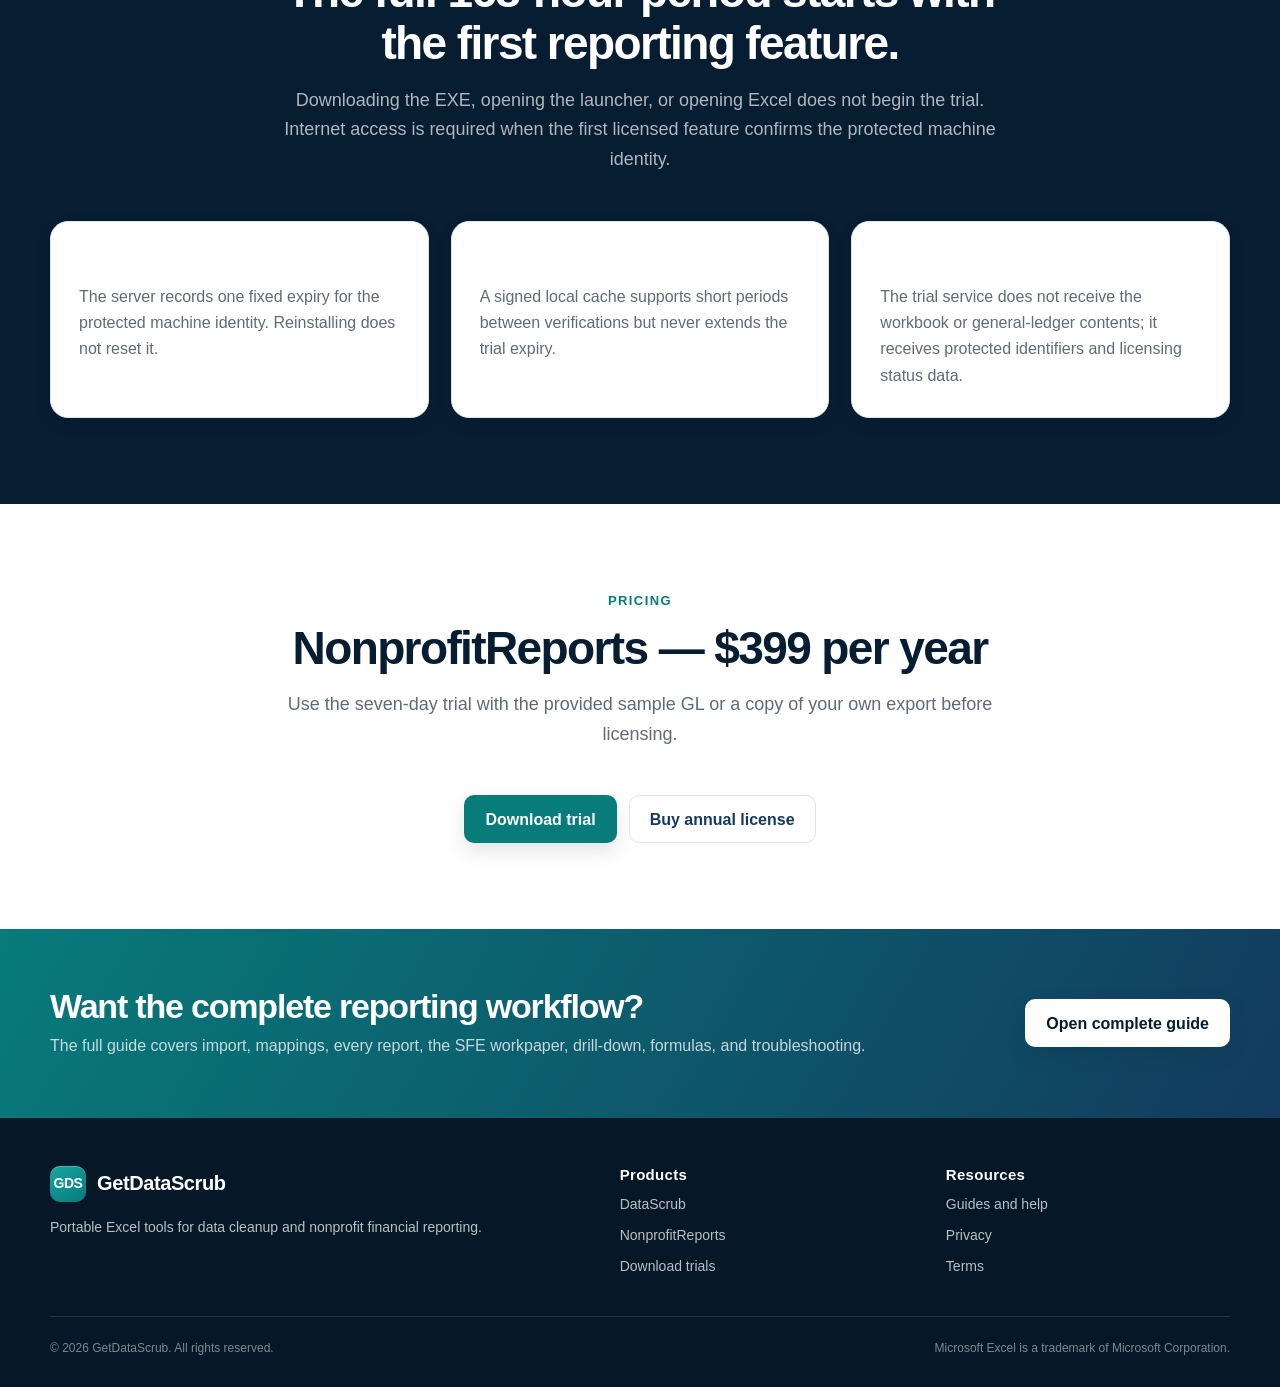
<file: nonprofitreports.html>
<!doctype html>
<html lang="en">
<head>
  <meta charset="utf-8"><meta name="viewport" content="width=device-width, initial-scale=1">
  <title>NonprofitReports — Build a connected nonprofit report package in Excel</title>
  <meta name="description" content="Turn general-ledger exports into nonprofit financial statements, the SFE allocation workpaper, Trial Balance, reconciliation checks, and drill-down in Excel."><meta property="og:title" content="NonprofitReports — Connected nonprofit reports in Excel"><meta property="og:description" content="Generate SFP, SOA, SFE, SCF, the SFE allocation workpaper, and Trial Balance from GL data."><meta property="og:image" content="https://getdatascrub.com/assets/og.png"><meta name="twitter:card" content="summary_large_image">
  <link rel="stylesheet" href="assets/site.css">
</head>
<body>
  <a class="skip-link" href="#main">Skip to content</a>
  <header class="site-header"><div class="container nav-wrap"><a class="brand" href="index.html"><span class="brand-mark">GDS</span><span>GetDataScrub</span></a><button class="nav-toggle" type="button" aria-label="Open navigation" aria-expanded="false" data-nav-toggle>☰</button><nav class="site-nav" aria-label="Primary navigation" data-nav><a href="index.html">Home</a><a href="datascrub.html">DataScrub</a><a href="nonprofitreports.html" aria-current="page">NonprofitReports</a><a href="support.html">Guides</a><a class="nav-cta" href="downloads.html">Download trials</a></nav></div></header>
  <main id="main">
    <section class="hero hero-compact"><div class="container hero-grid">
      <div><div class="eyebrow">NonprofitReports for Microsoft Excel</div><h1>From general ledger to <strong>connected nonprofit reports.</strong></h1><p class="hero-copy">Import the GL, review the financial classifications and functional allocations, then generate a controlled reporting package with reconciliation checks and transaction drill-down.</p><div class="hero-actions"><a class="button button-light" href="downloads.html#nonprofitreports">Download the 7-day trial</a><a class="button button-outline" href="guides/nonprofitreports/">Read the complete guide</a></div><div class="trust-line"><span>SFE allocation workpaper</span><span>Built-in tie-outs</span><span>No administrator access</span></div></div>
      <div class="product-visual"><div class="excel-window"><div class="window-bar" aria-hidden="true"><span class="window-dot"></span><span class="window-dot"></span><span class="window-dot"></span></div><img src="npr-ribbon.png" alt="NonprofitReports ribbon with reports, formulas, settings, refresh, drill-down, export, and audit trail"></div><div class="visual-caption"><strong>A reporting workflow inside Excel</strong>Keep the source data, classifications, allocations, statements, and supporting workpapers together.</div></div>
    </div></section>

    <section class="section"><div class="container">
      <div class="section-heading"><div class="kicker">The core reporting package</div><h2>The statements and workpapers nonprofit finance teams prepare repeatedly.</h2><p>Generate the connected package after the Trial Balance control passes and the mapping and allocation reviews are complete.</p></div>
      <div class="report-grid">
        <article class="card report-card"><span class="report-code">SFP</span><h3>Statement of Financial Position</h3><p>Presents assets, liabilities, and net assets using nonprofit classifications and links each line to the mapped ledger accounts.</p></article>
        <article class="card report-card"><span class="report-code">SOA</span><h3>Statement of Activities</h3><p>Reports revenue, support, expenses, and changes in net assets with and without donor restrictions.</p></article>
        <article class="card report-card"><span class="report-code">SFE</span><h3>Statement of Functional Expenses</h3><p>Presents expenses by natural classification and function in the format nonprofit reporting requires.</p></article>
        <article class="card report-card"><span class="report-code">WORKPAPER</span><h3>SFE Allocation Workpaper</h3><p>Documents program, management and general, and fundraising allocations with bases, residuals, notes, and tie-outs.</p></article>
        <article class="card report-card"><span class="report-code">SCF</span><h3>Statement of Cash Flows</h3><p>Builds the indirect-method cash flow statement and connects changes back to the financial statements.</p></article>
        <article class="card report-card"><span class="report-code">TB</span><h3>Detailed Trial Balance</h3><p>Creates an optional eight-column, account-level workpaper with automatic balance control for audit support and review.</p></article>
      </div>
    </div></section>

    <section class="section section-soft"><div class="container split">
      <div><div class="kicker">A controlled path from source to output</div><h2>The add-in guides the work that must happen before “Generate All.”</h2><p class="lead">NonprofitReports does not hide mapping or allocation judgment. It suggests classifications, highlights items requiring review, and keeps unallocated expenses visible until they are resolved.</p><ol class="check-list"><li>Import the general-ledger export and confirm reconciliation</li><li>Review and approve the suggested account classifications</li><li>Complete the SFE allocation workpaper and resolve residuals</li><li>Generate the four core statements after the TB control passes</li><li>Run final checks, drill into transactions, and export</li></ol></div>
      <div class="card" style="padding:34px"><div class="kicker">Start Here workflow</div><h3 style="font-size:28px">Six visible stages</h3><p>The workbook’s Start Here sheet tracks import, reconciliation, classifications, SFE allocations, statement generation, and final review/export. Reporting dates remain authoritative and refresh the connected reports together.</p><div class="stat-row"><div class="stat"><strong>4</strong><span>core statements</span></div><div class="stat"><strong>1</strong><span>SFE workpaper</span></div><div class="stat"><strong>6</strong><span>workflow stages</span></div></div></div>
    </div></section>

    <section class="section"><div class="container split">
      <div class="screenshot-frame"><img src="npr-ribbon.png" alt="NonprofitReports ribbon showing reporting and review tools"><p class="mini-note">Generate, refresh, drill down, export, and inspect the audit trail from one ribbon tab.</p></div>
      <div><div class="kicker">Reviewability built in</div><h2>Move from a number on a statement to the underlying activity.</h2><ul class="check-list"><li>Drill down from report lines to mapped accounts and transactions</li><li>See reconciliation exceptions instead of silently accepting them</li><li>Retain source GL data, account mapping, and allocation support</li><li>Regenerate reports consistently when the reporting period changes</li><li>Use the audit trail and workpapers during review</li></ul></div>
    </div></section>

    <section class="section section-dark"><div class="container">
      <div class="section-heading"><div class="kicker">Seven-day trial</div><h2>The full 168-hour period starts with the first reporting feature.</h2><p>Downloading the EXE, opening the launcher, or opening Excel does not begin the trial. Internet access is required when the first licensed feature confirms the protected machine identity.</p></div>
      <div class="card-grid three"><article class="card"><h3>Exactly seven days</h3><p>The server records one fixed expiry for the protected machine identity. Reinstalling does not reset it.</p></article><article class="card"><h3>Up to 24 hours offline</h3><p>A signed local cache supports short periods between verifications but never extends the trial expiry.</p></article><article class="card"><h3>Your GL stays local</h3><p>The trial service does not receive the workbook or general-ledger contents; it receives protected identifiers and licensing status data.</p></article></div>
    </div></section>

    <section class="section"><div class="container"><div class="section-heading"><div class="kicker">Pricing</div><h2>NonprofitReports — $399 per year</h2><p>Use the seven-day trial with the provided sample GL or a copy of your own export before licensing.</p></div><div class="button-row" style="justify-content:center"><a class="button" href="downloads.html#nonprofitreports">Download trial</a><a class="button button-secondary" href="https://buy.stripe.com/9B67sNdxIfo6dL0bQGfYY01">Buy annual license</a></div></div></section>
    <section class="cta-band"><div class="container cta-row"><div><h2>Want the complete reporting workflow?</h2><p>The full guide covers import, mappings, every report, the SFE workpaper, drill-down, formulas, and troubleshooting.</p></div><a class="button button-light" href="guides/nonprofitreports/">Open complete guide</a></div></section>
  </main>
  <footer class="site-footer"><div class="container"><div class="footer-grid"><div><a class="brand" href="index.html"><span class="brand-mark">GDS</span><span>GetDataScrub</span></a><p>Portable Excel tools for data cleanup and nonprofit financial reporting.</p></div><div><h3>Products</h3><div class="footer-links"><a href="datascrub.html">DataScrub</a><a href="nonprofitreports.html">NonprofitReports</a><a href="downloads.html">Download trials</a></div></div><div><h3>Resources</h3><div class="footer-links"><a href="support.html">Guides and help</a><a href="privacy-policy.html">Privacy</a><a href="terms-of-service.html">Terms</a></div></div></div><div class="footer-bottom"><span>© <span data-year>2026</span> GetDataScrub. All rights reserved.</span><span>Microsoft Excel is a trademark of Microsoft Corporation.</span></div></div></footer>
  <script src="assets/site.js"></script>
</body>
</html>
</file>
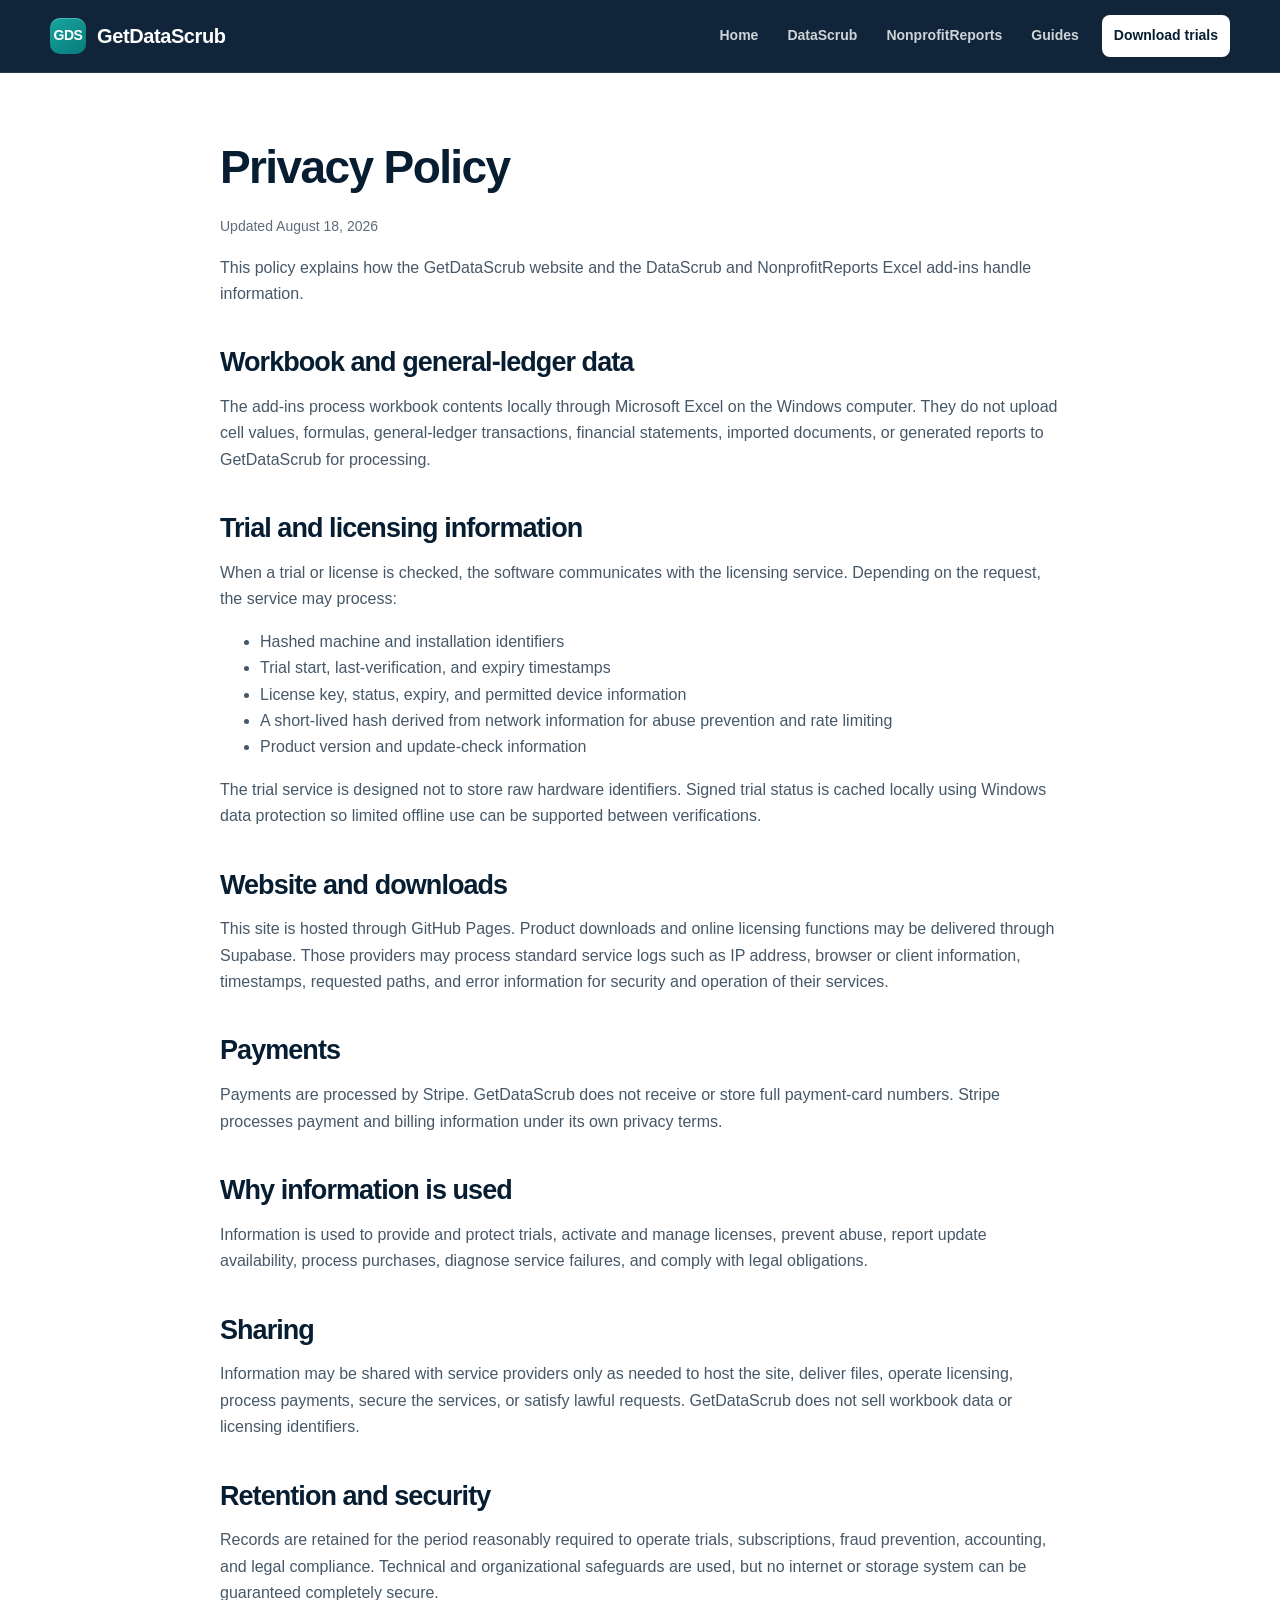
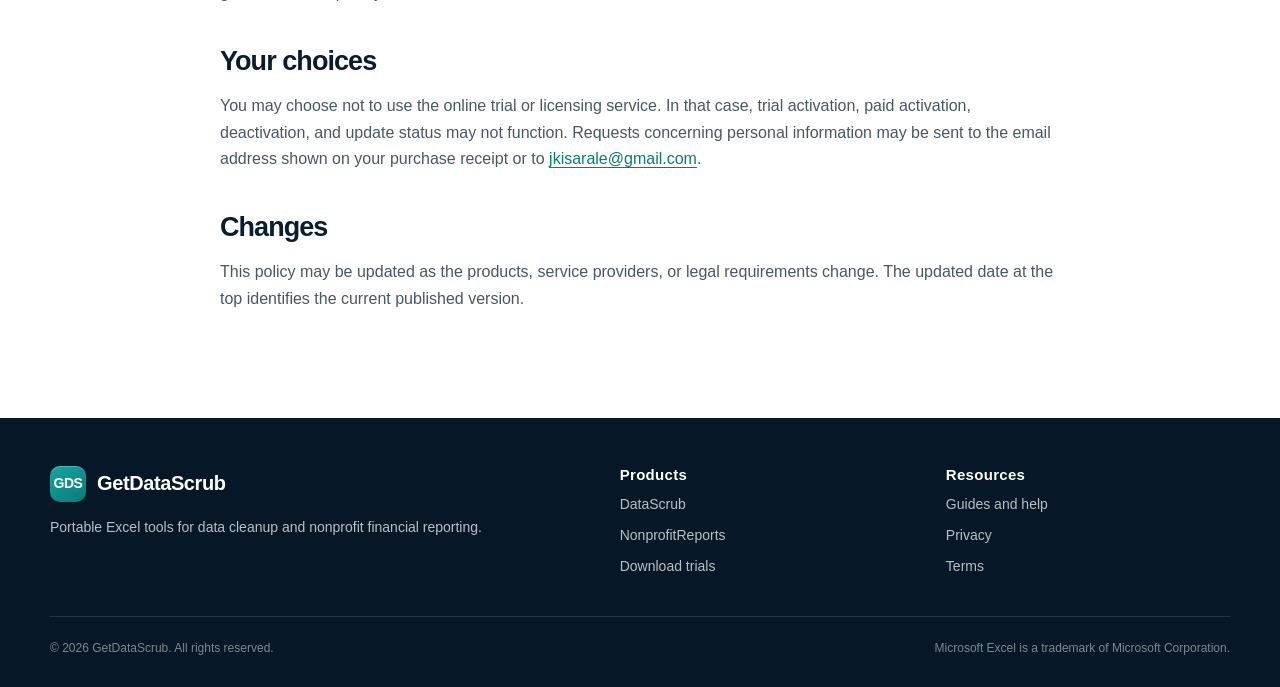
<file: privacy-policy.html>
<!doctype html>
<html lang="en">
<head><meta charset="utf-8"><meta name="viewport" content="width=device-width, initial-scale=1"><title>Privacy Policy — GetDataScrub</title><meta name="description" content="Privacy information for the GetDataScrub website, DataScrub, and NonprofitReports."><link rel="stylesheet" href="assets/site.css"></head>
<body>
  <a class="skip-link" href="#main">Skip to content</a>
  <header class="site-header"><div class="container nav-wrap"><a class="brand" href="index.html"><span class="brand-mark">GDS</span><span>GetDataScrub</span></a><button class="nav-toggle" type="button" aria-label="Open navigation" aria-expanded="false" data-nav-toggle>☰</button><nav class="site-nav" aria-label="Primary navigation" data-nav><a href="index.html">Home</a><a href="datascrub.html">DataScrub</a><a href="nonprofitreports.html">NonprofitReports</a><a href="support.html">Guides</a><a class="nav-cta" href="downloads.html">Download trials</a></nav></div></header>
  <main id="main" class="container legal">
    <h1>Privacy Policy</h1><p class="updated">Updated August 18, 2026</p>
    <p>This policy explains how the GetDataScrub website and the DataScrub and NonprofitReports Excel add-ins handle information.</p>
    <h2>Workbook and general-ledger data</h2>
    <p>The add-ins process workbook contents locally through Microsoft Excel on the Windows computer. They do not upload cell values, formulas, general-ledger transactions, financial statements, imported documents, or generated reports to GetDataScrub for processing.</p>
    <h2>Trial and licensing information</h2>
    <p>When a trial or license is checked, the software communicates with the licensing service. Depending on the request, the service may process:</p>
    <ul><li>Hashed machine and installation identifiers</li><li>Trial start, last-verification, and expiry timestamps</li><li>License key, status, expiry, and permitted device information</li><li>A short-lived hash derived from network information for abuse prevention and rate limiting</li><li>Product version and update-check information</li></ul>
    <p>The trial service is designed not to store raw hardware identifiers. Signed trial status is cached locally using Windows data protection so limited offline use can be supported between verifications.</p>
    <h2>Website and downloads</h2>
    <p>This site is hosted through GitHub Pages. Product downloads and online licensing functions may be delivered through Supabase. Those providers may process standard service logs such as IP address, browser or client information, timestamps, requested paths, and error information for security and operation of their services.</p>
    <h2>Payments</h2>
    <p>Payments are processed by Stripe. GetDataScrub does not receive or store full payment-card numbers. Stripe processes payment and billing information under its own privacy terms.</p>
    <h2>Why information is used</h2>
    <p>Information is used to provide and protect trials, activate and manage licenses, prevent abuse, report update availability, process purchases, diagnose service failures, and comply with legal obligations.</p>
    <h2>Sharing</h2>
    <p>Information may be shared with service providers only as needed to host the site, deliver files, operate licensing, process payments, secure the services, or satisfy lawful requests. GetDataScrub does not sell workbook data or licensing identifiers.</p>
    <h2>Retention and security</h2>
    <p>Records are retained for the period reasonably required to operate trials, subscriptions, fraud prevention, accounting, and legal compliance. Technical and organizational safeguards are used, but no internet or storage system can be guaranteed completely secure.</p>
    <h2>Your choices</h2>
    <p>You may choose not to use the online trial or licensing service. In that case, trial activation, paid activation, deactivation, and update status may not function. Requests concerning personal information may be sent to the email address shown on your purchase receipt or to <a href="mailto:jkisarale@gmail.com">jkisarale@gmail.com</a>.</p>
    <h2>Changes</h2>
    <p>This policy may be updated as the products, service providers, or legal requirements change. The updated date at the top identifies the current published version.</p>
  </main>
  <footer class="site-footer"><div class="container"><div class="footer-grid"><div><a class="brand" href="index.html"><span class="brand-mark">GDS</span><span>GetDataScrub</span></a><p>Portable Excel tools for data cleanup and nonprofit financial reporting.</p></div><div><h3>Products</h3><div class="footer-links"><a href="datascrub.html">DataScrub</a><a href="nonprofitreports.html">NonprofitReports</a><a href="downloads.html">Download trials</a></div></div><div><h3>Resources</h3><div class="footer-links"><a href="support.html">Guides and help</a><a href="privacy-policy.html">Privacy</a><a href="terms-of-service.html">Terms</a></div></div></div><div class="footer-bottom"><span>© <span data-year>2026</span> GetDataScrub. All rights reserved.</span><span>Microsoft Excel is a trademark of Microsoft Corporation.</span></div></div></footer>
  <script src="assets/site.js"></script>
</body>
</html>
</file>
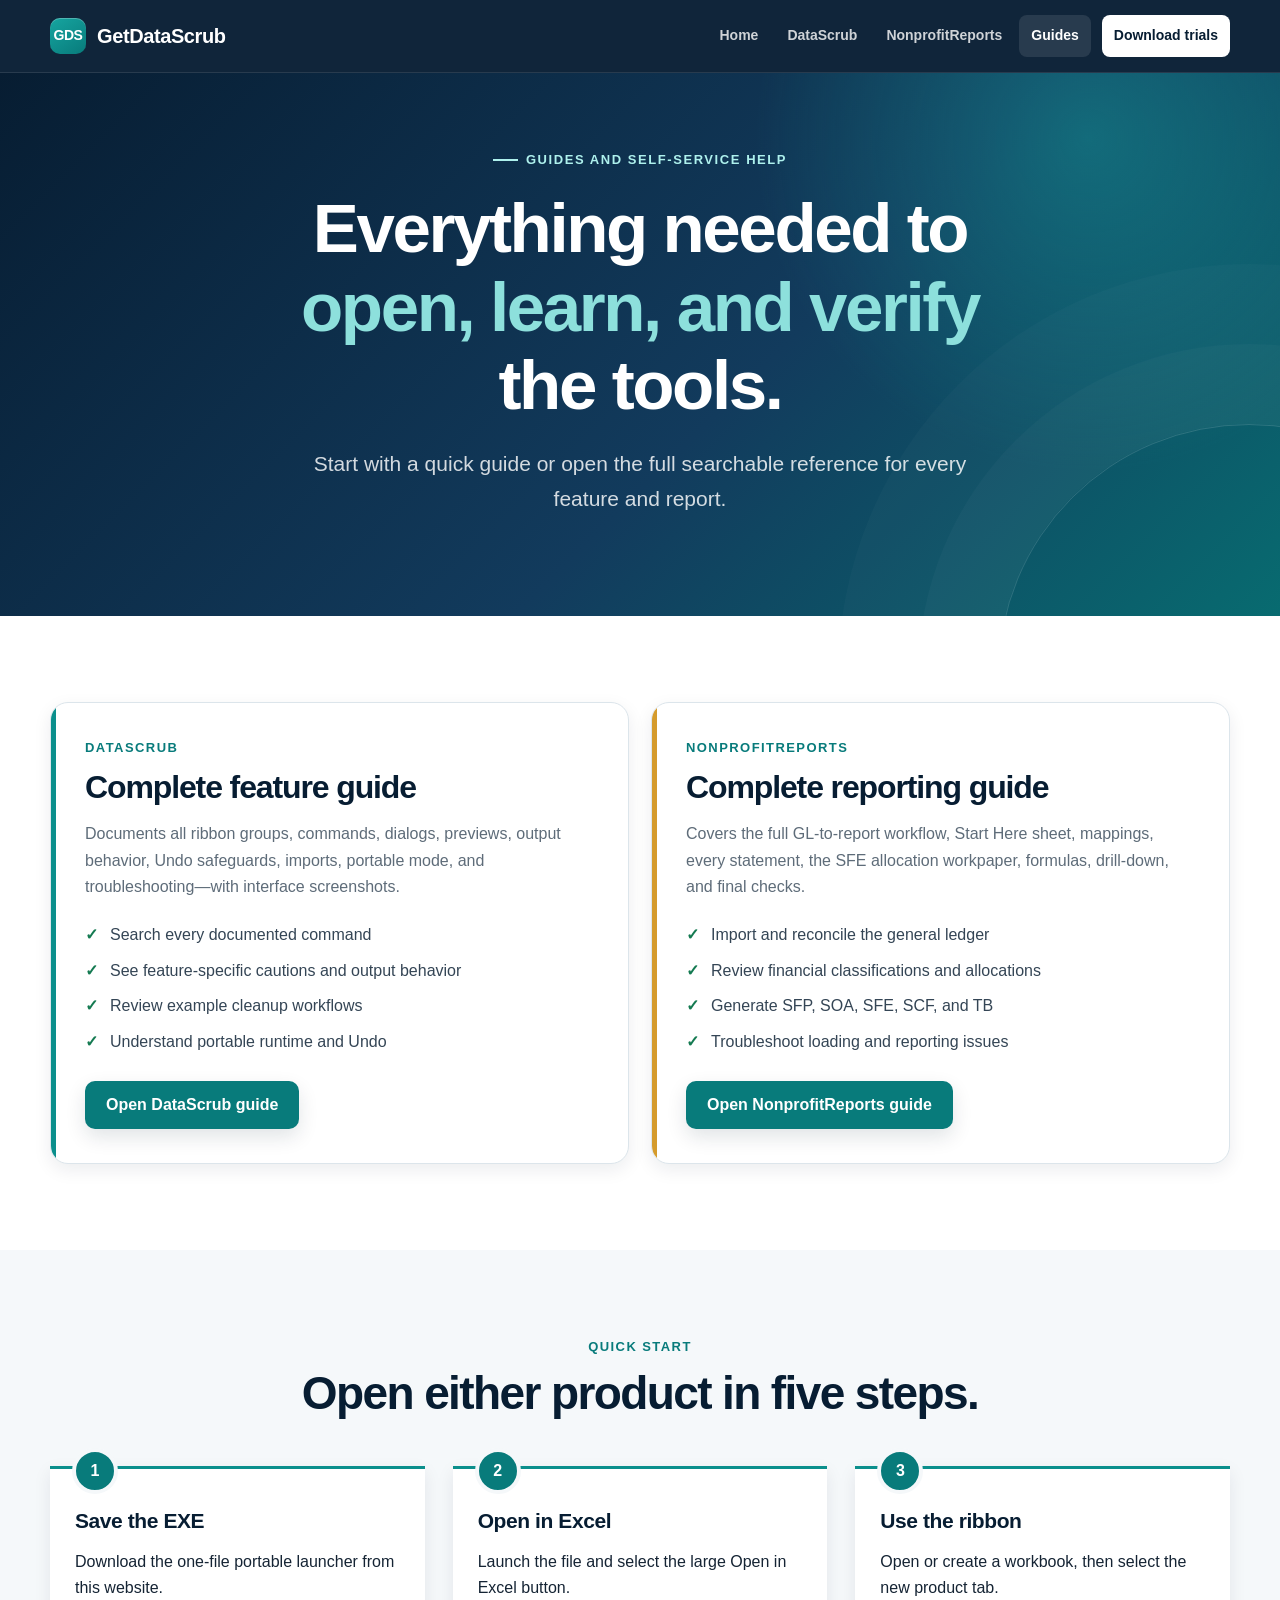
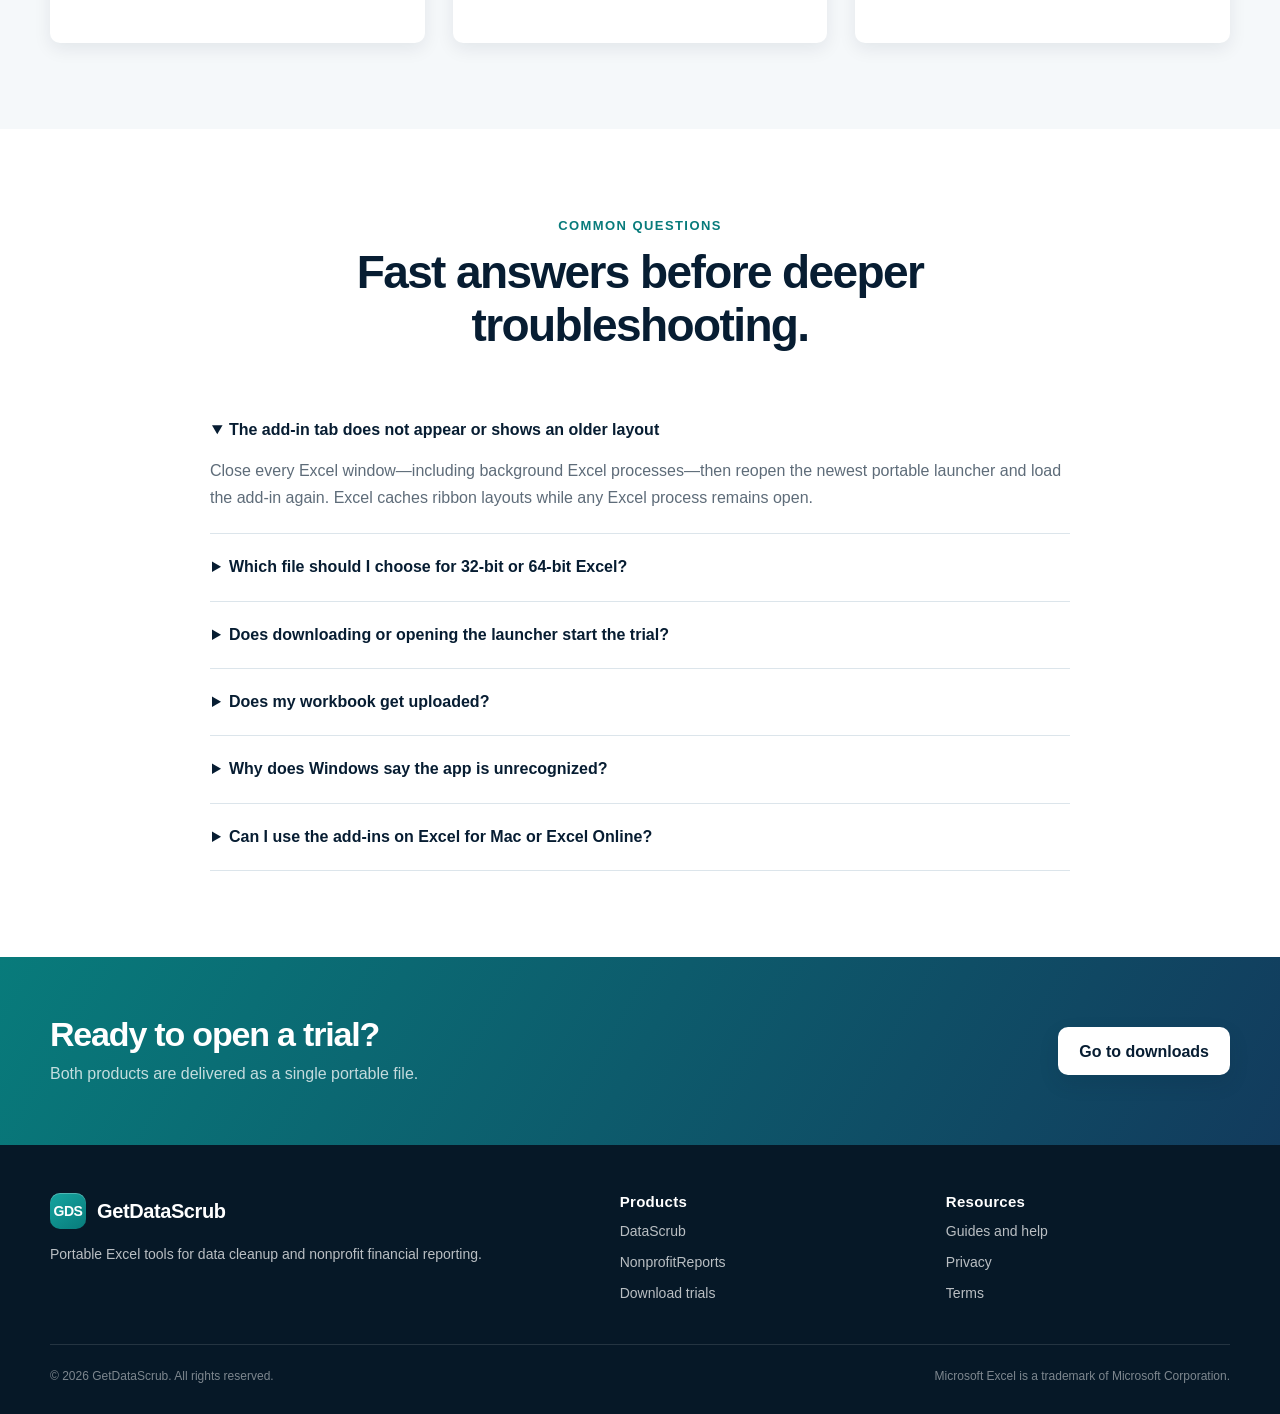
<file: support.html>
<!doctype html>
<html lang="en">
<head><meta charset="utf-8"><meta name="viewport" content="width=device-width, initial-scale=1"><title>GetDataScrub guides and self-service help</title><meta name="description" content="Complete product guides, portable-launcher instructions, troubleshooting, and security information for DataScrub and NonprofitReports."><meta property="og:image" content="https://getdatascrub.com/assets/og.png"><meta name="twitter:card" content="summary_large_image"><link rel="stylesheet" href="assets/site.css"></head>
<body>
  <a class="skip-link" href="#main">Skip to content</a>
  <header class="site-header"><div class="container nav-wrap"><a class="brand" href="index.html"><span class="brand-mark">GDS</span><span>GetDataScrub</span></a><button class="nav-toggle" type="button" aria-label="Open navigation" aria-expanded="false" data-nav-toggle>☰</button><nav class="site-nav" aria-label="Primary navigation" data-nav><a href="index.html">Home</a><a href="datascrub.html">DataScrub</a><a href="nonprofitreports.html">NonprofitReports</a><a href="support.html" aria-current="page">Guides</a><a class="nav-cta" href="downloads.html">Download trials</a></nav></div></header>
  <main id="main">
    <section class="hero hero-compact"><div class="container hero-grid" style="grid-template-columns:1fr;max-width:900px;text-align:center"><div><div class="eyebrow" style="justify-content:center">Guides and self-service help</div><h1 style="margin-inline:auto">Everything needed to <strong>open, learn, and verify</strong> the tools.</h1><p class="hero-copy" style="margin-inline:auto">Start with a quick guide or open the full searchable reference for every feature and report.</p></div></div></section>
    <section class="section"><div class="container"><div class="product-grid">
      <article class="card product-card"><div class="kicker">DataScrub</div><h2 style="font-size:32px">Complete feature guide</h2><p>Documents all ribbon groups, commands, dialogs, previews, output behavior, Undo safeguards, imports, portable mode, and troubleshooting—with interface screenshots.</p><ul><li>Search every documented command</li><li>See feature-specific cautions and output behavior</li><li>Review example cleanup workflows</li><li>Understand portable runtime and Undo</li></ul><a class="button" href="guides/datascrub/">Open DataScrub guide</a></article>
      <article class="card product-card npr"><div class="kicker">NonprofitReports</div><h2 style="font-size:32px">Complete reporting guide</h2><p>Covers the full GL-to-report workflow, Start Here sheet, mappings, every statement, the SFE allocation workpaper, formulas, drill-down, and final checks.</p><ul><li>Import and reconcile the general ledger</li><li>Review financial classifications and allocations</li><li>Generate SFP, SOA, SFE, SCF, and TB</li><li>Troubleshoot loading and reporting issues</li></ul><a class="button" href="guides/nonprofitreports/">Open NonprofitReports guide</a></article>
    </div></div></section>

    <section class="section section-soft"><div class="container"><div class="section-heading"><div class="kicker">Quick start</div><h2>Open either product in five steps.</h2></div><div class="steps"><article class="step"><h3>Save the EXE</h3><p>Download the one-file portable launcher from this website.</p></article><article class="step"><h3>Open in Excel</h3><p>Launch the file and select the large Open in Excel button.</p></article><article class="step"><h3>Use the ribbon</h3><p>Open or create a workbook, then select the new product tab.</p></article></div></div></section>

    <section class="section"><div class="container"><div class="section-heading"><div class="kicker">Common questions</div><h2>Fast answers before deeper troubleshooting.</h2></div><div class="faq">
      <details open><summary>The add-in tab does not appear or shows an older layout</summary><p>Close every Excel window—including background Excel processes—then reopen the newest portable launcher and load the add-in again. Excel caches ribbon layouts while any Excel process remains open.</p></details>
      <details><summary>Which file should I choose for 32-bit or 64-bit Excel?</summary><p>You do not need to choose. The portable launcher contains both add-in architectures and detects the installed Excel architecture automatically.</p></details>
      <details><summary>Does downloading or opening the launcher start the trial?</summary><p>No. The trial starts when the first licensed feature is used and confirmed online: 72 hours for DataScrub and seven days for NonprofitReports.</p></details>
      <details><summary>Does my workbook get uploaded?</summary><p>No. Workbook data is processed locally in Excel. Online requests are used for trial, license, and update status and use protected identifiers rather than workbook content.</p></details>
      <details><summary>Why does Windows say the app is unrecognized?</summary><p>The current early-access launchers are awaiting commercial publisher signing. Follow your organization’s software policy. Do not bypass a block imposed by your employer; use the published SHA-256 value or request IT review.</p></details>
      <details><summary>Can I use the add-ins on Excel for Mac or Excel Online?</summary><p>No. These releases require desktop Microsoft Excel 2016 or later on Windows.</p></details>
    </div></div></section>
    <section class="cta-band"><div class="container cta-row"><div><h2>Ready to open a trial?</h2><p>Both products are delivered as a single portable file.</p></div><a class="button button-light" href="downloads.html">Go to downloads</a></div></section>
  </main>
  <footer class="site-footer"><div class="container"><div class="footer-grid"><div><a class="brand" href="index.html"><span class="brand-mark">GDS</span><span>GetDataScrub</span></a><p>Portable Excel tools for data cleanup and nonprofit financial reporting.</p></div><div><h3>Products</h3><div class="footer-links"><a href="datascrub.html">DataScrub</a><a href="nonprofitreports.html">NonprofitReports</a><a href="downloads.html">Download trials</a></div></div><div><h3>Resources</h3><div class="footer-links"><a href="support.html">Guides and help</a><a href="privacy-policy.html">Privacy</a><a href="terms-of-service.html">Terms</a></div></div></div><div class="footer-bottom"><span>© <span data-year>2026</span> GetDataScrub. All rights reserved.</span><span>Microsoft Excel is a trademark of Microsoft Corporation.</span></div></div></footer>
  <script src="assets/site.js"></script>
</body>
</html>
</file>
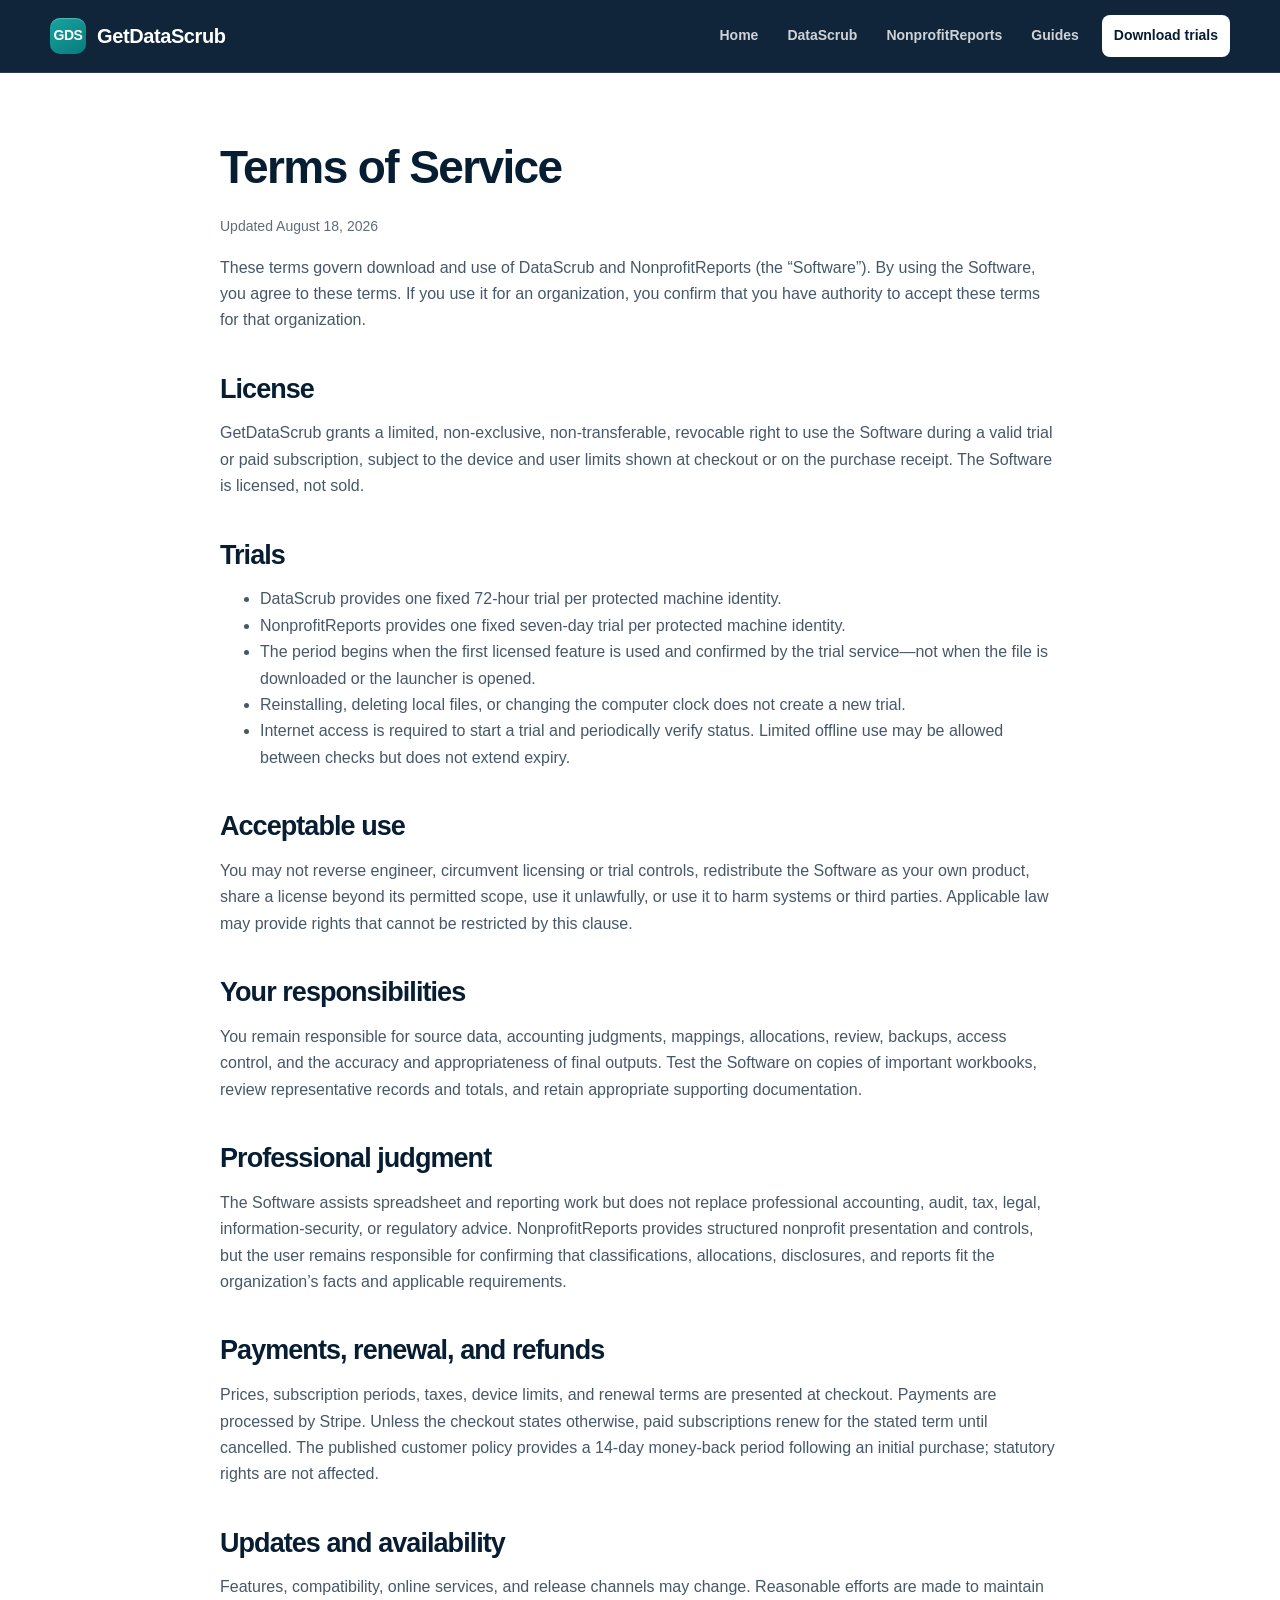
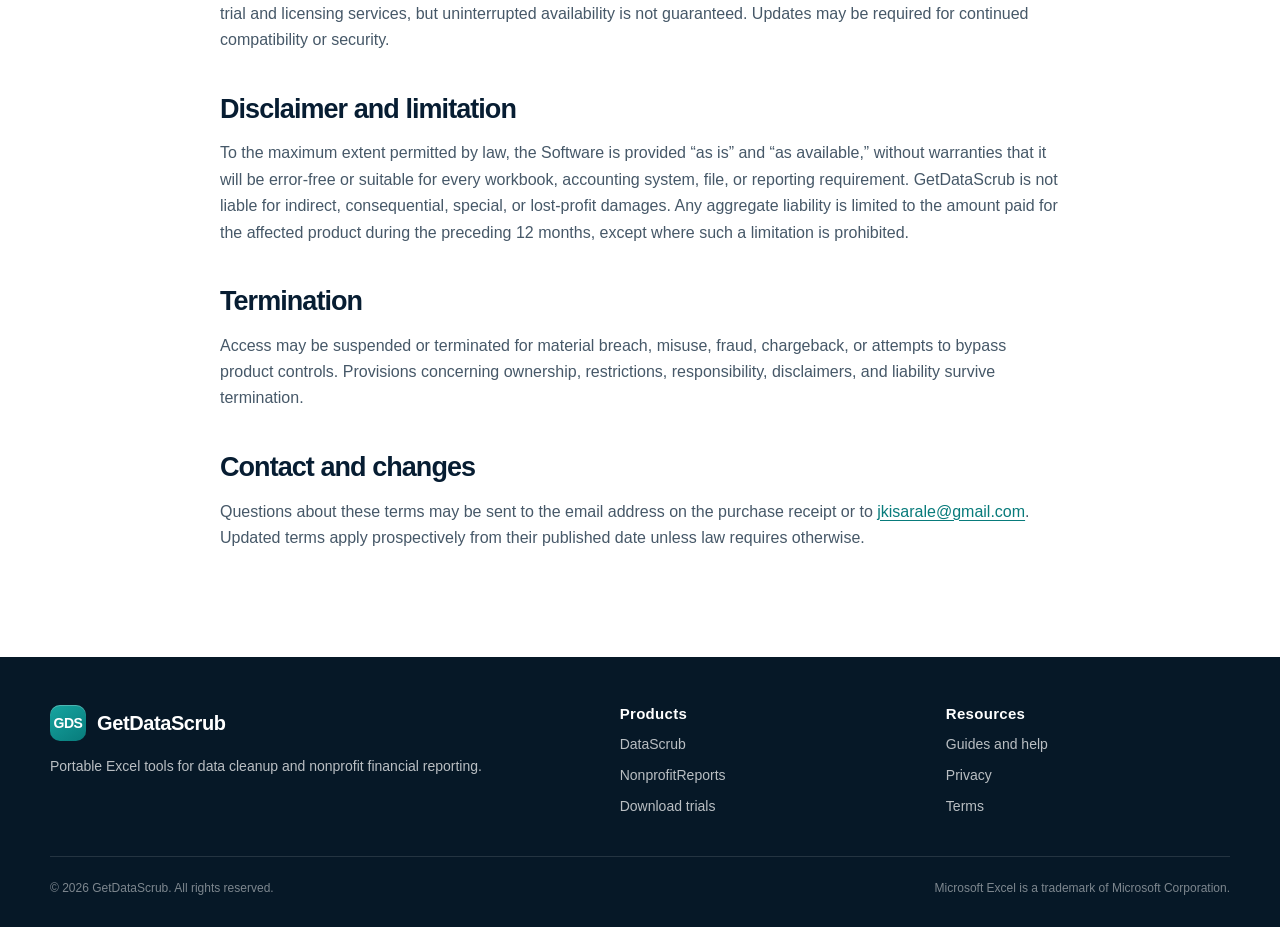
<file: terms-of-service.html>
<!doctype html>
<html lang="en">
<head><meta charset="utf-8"><meta name="viewport" content="width=device-width, initial-scale=1"><title>Terms of Service — GetDataScrub</title><meta name="description" content="Terms governing use of DataScrub and NonprofitReports."><link rel="stylesheet" href="assets/site.css"></head>
<body>
  <a class="skip-link" href="#main">Skip to content</a>
  <header class="site-header"><div class="container nav-wrap"><a class="brand" href="index.html"><span class="brand-mark">GDS</span><span>GetDataScrub</span></a><button class="nav-toggle" type="button" aria-label="Open navigation" aria-expanded="false" data-nav-toggle>☰</button><nav class="site-nav" aria-label="Primary navigation" data-nav><a href="index.html">Home</a><a href="datascrub.html">DataScrub</a><a href="nonprofitreports.html">NonprofitReports</a><a href="support.html">Guides</a><a class="nav-cta" href="downloads.html">Download trials</a></nav></div></header>
  <main id="main" class="container legal">
    <h1>Terms of Service</h1><p class="updated">Updated August 18, 2026</p>
    <p>These terms govern download and use of DataScrub and NonprofitReports (the “Software”). By using the Software, you agree to these terms. If you use it for an organization, you confirm that you have authority to accept these terms for that organization.</p>
    <h2>License</h2>
    <p>GetDataScrub grants a limited, non-exclusive, non-transferable, revocable right to use the Software during a valid trial or paid subscription, subject to the device and user limits shown at checkout or on the purchase receipt. The Software is licensed, not sold.</p>
    <h2>Trials</h2>
    <ul><li>DataScrub provides one fixed 72-hour trial per protected machine identity.</li><li>NonprofitReports provides one fixed seven-day trial per protected machine identity.</li><li>The period begins when the first licensed feature is used and confirmed by the trial service—not when the file is downloaded or the launcher is opened.</li><li>Reinstalling, deleting local files, or changing the computer clock does not create a new trial.</li><li>Internet access is required to start a trial and periodically verify status. Limited offline use may be allowed between checks but does not extend expiry.</li></ul>
    <h2>Acceptable use</h2>
    <p>You may not reverse engineer, circumvent licensing or trial controls, redistribute the Software as your own product, share a license beyond its permitted scope, use it unlawfully, or use it to harm systems or third parties. Applicable law may provide rights that cannot be restricted by this clause.</p>
    <h2>Your responsibilities</h2>
    <p>You remain responsible for source data, accounting judgments, mappings, allocations, review, backups, access control, and the accuracy and appropriateness of final outputs. Test the Software on copies of important workbooks, review representative records and totals, and retain appropriate supporting documentation.</p>
    <h2>Professional judgment</h2>
    <p>The Software assists spreadsheet and reporting work but does not replace professional accounting, audit, tax, legal, information-security, or regulatory advice. NonprofitReports provides structured nonprofit presentation and controls, but the user remains responsible for confirming that classifications, allocations, disclosures, and reports fit the organization’s facts and applicable requirements.</p>
    <h2>Payments, renewal, and refunds</h2>
    <p>Prices, subscription periods, taxes, device limits, and renewal terms are presented at checkout. Payments are processed by Stripe. Unless the checkout states otherwise, paid subscriptions renew for the stated term until cancelled. The published customer policy provides a 14-day money-back period following an initial purchase; statutory rights are not affected.</p>
    <h2>Updates and availability</h2>
    <p>Features, compatibility, online services, and release channels may change. Reasonable efforts are made to maintain trial and licensing services, but uninterrupted availability is not guaranteed. Updates may be required for continued compatibility or security.</p>
    <h2>Disclaimer and limitation</h2>
    <p>To the maximum extent permitted by law, the Software is provided “as is” and “as available,” without warranties that it will be error-free or suitable for every workbook, accounting system, file, or reporting requirement. GetDataScrub is not liable for indirect, consequential, special, or lost-profit damages. Any aggregate liability is limited to the amount paid for the affected product during the preceding 12 months, except where such a limitation is prohibited.</p>
    <h2>Termination</h2>
    <p>Access may be suspended or terminated for material breach, misuse, fraud, chargeback, or attempts to bypass product controls. Provisions concerning ownership, restrictions, responsibility, disclaimers, and liability survive termination.</p>
    <h2>Contact and changes</h2>
    <p>Questions about these terms may be sent to the email address on the purchase receipt or to <a href="mailto:jkisarale@gmail.com">jkisarale@gmail.com</a>. Updated terms apply prospectively from their published date unless law requires otherwise.</p>
  </main>
  <footer class="site-footer"><div class="container"><div class="footer-grid"><div><a class="brand" href="index.html"><span class="brand-mark">GDS</span><span>GetDataScrub</span></a><p>Portable Excel tools for data cleanup and nonprofit financial reporting.</p></div><div><h3>Products</h3><div class="footer-links"><a href="datascrub.html">DataScrub</a><a href="nonprofitreports.html">NonprofitReports</a><a href="downloads.html">Download trials</a></div></div><div><h3>Resources</h3><div class="footer-links"><a href="support.html">Guides and help</a><a href="privacy-policy.html">Privacy</a><a href="terms-of-service.html">Terms</a></div></div></div><div class="footer-bottom"><span>© <span data-year>2026</span> GetDataScrub. All rights reserved.</span><span>Microsoft Excel is a trademark of Microsoft Corporation.</span></div></div></footer>
  <script src="assets/site.js"></script>
</body>
</html>
</file>
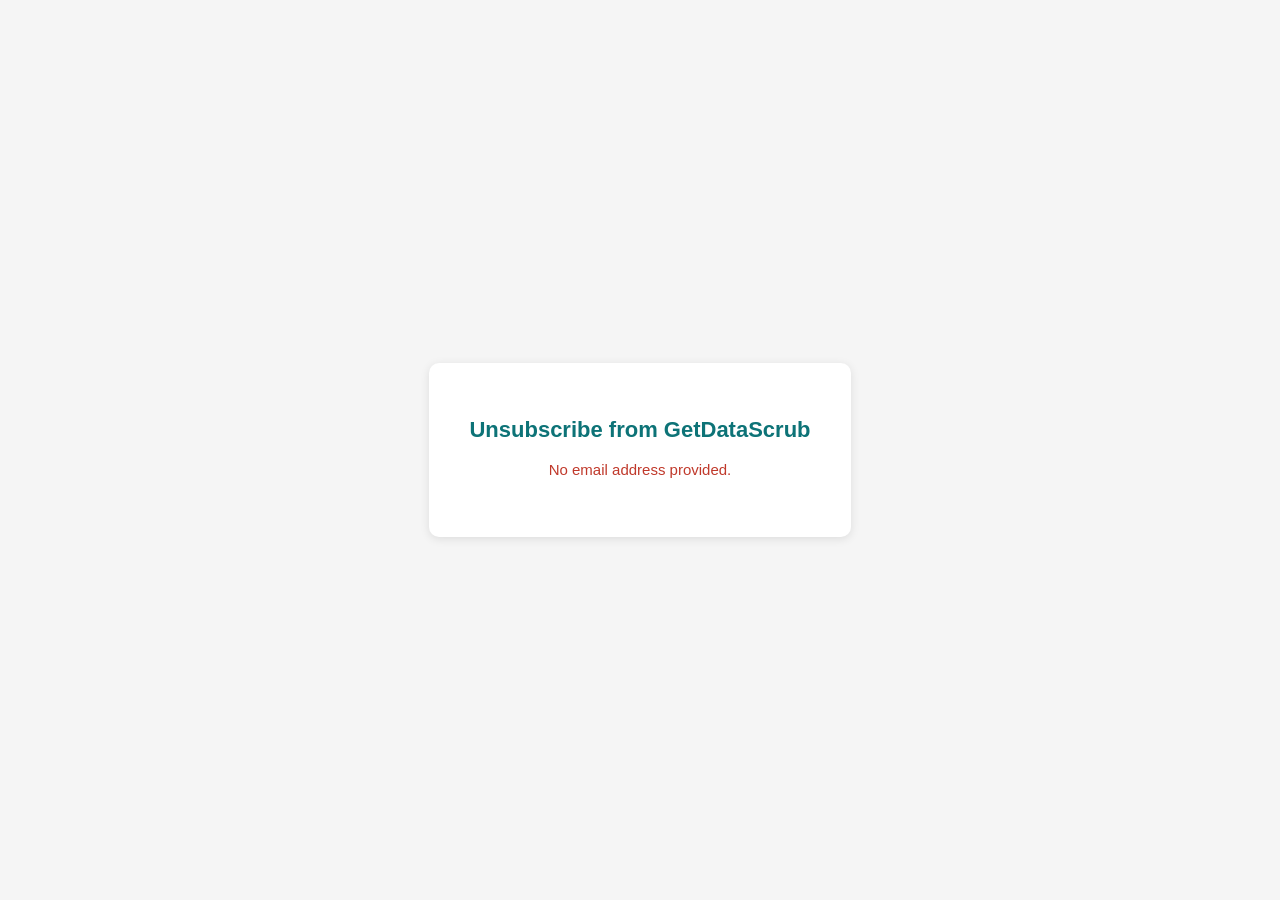
<file: unsubscribe.html>
<!DOCTYPE html>
<html lang="en">
<head>
    <meta charset="UTF-8">
    <meta name="viewport" content="width=device-width, initial-scale=1.0">
    <title>Unsubscribe - GetDataScrub</title>
    <style>
        body {
            font-family: Arial, sans-serif;
            background: #f5f5f5;
            display: flex;
            justify-content: center;
            align-items: center;
            min-height: 100vh;
            margin: 0;
            color: #333;
        }
        .container {
            background: white;
            padding: 40px;
            border-radius: 10px;
            box-shadow: 0 2px 10px rgba(0,0,0,0.1);
            max-width: 450px;
            text-align: center;
        }
        h1 { color: #0d7377; font-size: 22px; }
        p { line-height: 1.6; font-size: 15px; }
        .btn {
            display: inline-block;
            background: #0d7377;
            color: white;
            padding: 12px 30px;
            border: none;
            border-radius: 6px;
            font-size: 16px;
            cursor: pointer;
            margin-top: 15px;
        }
        .btn:hover { background: #0a5c5f; }
        .btn:disabled { background: #999; cursor: not-allowed; }
        .success { color: #0d7377; font-weight: bold; }
        .error { color: #c0392b; }
        #status { margin-top: 20px; }
    </style>
</head>
<body>
    <div class="container">
        <h1>Unsubscribe from GetDataScrub</h1>
        <div id="form-view">
            <p>We're sorry to see you go. Click below to unsubscribe from our emails.</p>
            <p id="email-display" style="font-weight: bold;"></p>
            <button class="btn" id="unsub-btn" onclick="unsubscribe()">Unsubscribe</button>
            <div id="status"></div>
        </div>
        <div id="done-view" style="display:none;">
            <p class="success">You have been unsubscribed.</p>
            <p>You will no longer receive emails from GetDataScrub.</p>
        </div>
    </div>

    <script>
        const SUPABASE_URL = 'https://ypuyaaglxvgpbpvsuila.supabase.co';
        const SUPABASE_KEY = 'eyJhbGciOiJIUzI1NiIsInR5cCI6IkpXVCJ9.eyJpc3MiOiJzdXBhYmFzZSIsInJlZiI6InlwdXlhYWdseHZncGJwdnN1aWxhIiwicm9sZSI6ImFub24iLCJpYXQiOjE3NDY5MTA5OTMsImV4cCI6MjA2MjQ4Njk5M30.-77OiC4lTy55HTbyVKJEtyz4l0KnFns3uwvb9nm4XEU';

        // Get email from URL parameter
        const params = new URLSearchParams(window.location.search);
        const email = params.get('email') || '';

        if (email) {
            document.getElementById('email-display').textContent = email;
        } else {
            document.getElementById('form-view').innerHTML = '<p class="error">No email address provided.</p>';
        }

        async function unsubscribe() {
            if (!email) return;
            const btn = document.getElementById('unsub-btn');
            const status = document.getElementById('status');
            btn.disabled = true;
            btn.textContent = 'Processing...';

            try {
                const resp = await fetch(SUPABASE_URL + '/rest/v1/datascrub_unsubscribes', {
                    method: 'POST',
                    headers: {
                        'apikey': SUPABASE_KEY,
                        'Authorization': 'Bearer ' + SUPABASE_KEY,
                        'Content-Type': 'application/json',
                        'Prefer': 'resolution=merge-duplicates',
                    },
                    body: JSON.stringify({ email: email.toLowerCase() }),
                });

                if (resp.ok || resp.status === 201 || resp.status === 200) {
                    document.getElementById('form-view').style.display = 'none';
                    document.getElementById('done-view').style.display = 'block';
                } else {
                    // Even if there's a duplicate error, treat as success
                    document.getElementById('form-view').style.display = 'none';
                    document.getElementById('done-view').style.display = 'block';
                }
            } catch (e) {
                status.innerHTML = '<p class="success">You have been unsubscribed.</p>';
                btn.style.display = 'none';
            }
        }
    </script>
</body>
</html>
</file>
<file: assets/site.css>
:root {
  --navy-950: #071d32;
  --navy-900: #0c2945;
  --navy-800: #123b5d;
  --teal-700: #087b7b;
  --teal-600: #0b8f8c;
  --teal-500: #16a5a0;
  --teal-100: #dff5f3;
  --teal-50: #f1fbfa;
  --gold-500: #d59b2c;
  --ink: #152434;
  --muted: #5e6c79;
  --line: #dce5eb;
  --surface: #ffffff;
  --surface-soft: #f5f8fa;
  --success: #147a51;
  --warning-bg: #fff8e8;
  --warning-line: #e5bd60;
  --shadow-sm: 0 6px 18px rgba(7, 29, 50, .08);
  --shadow-lg: 0 24px 60px rgba(7, 29, 50, .14);
  --radius-sm: 10px;
  --radius: 18px;
  --radius-lg: 28px;
  --page: 1180px;
}

* { box-sizing: border-box; }
html { scroll-behavior: smooth; }
body {
  margin: 0;
  color: var(--ink);
  background: var(--surface);
  font-family: "Segoe UI", Inter, Arial, sans-serif;
  font-size: 16px;
  line-height: 1.65;
  -webkit-font-smoothing: antialiased;
}
img { display: block; max-width: 100%; }
a { color: var(--teal-700); text-decoration-thickness: 1px; text-underline-offset: 3px; }
a:hover { color: var(--navy-800); }
button, a { -webkit-tap-highlight-color: transparent; }
:focus-visible { outline: 3px solid #f3c45f; outline-offset: 3px; }
.container { width: min(calc(100% - 40px), var(--page)); margin-inline: auto; }
.skip-link { position: fixed; left: 18px; top: -80px; z-index: 1000; padding: 10px 16px; background: #fff; color: var(--navy-950); border-radius: 8px; box-shadow: var(--shadow-sm); }
.skip-link:focus { top: 18px; }

.site-header { position: sticky; top: 0; z-index: 100; color: #fff; background: rgba(7, 29, 50, .96); border-bottom: 1px solid rgba(255,255,255,.1); backdrop-filter: blur(14px); }
.nav-wrap { min-height: 72px; display: flex; align-items: center; justify-content: space-between; gap: 24px; }
.brand { display: inline-flex; align-items: center; gap: 11px; color: #fff; text-decoration: none; font-size: 20px; font-weight: 760; letter-spacing: -.02em; }
.brand-mark { width: 36px; height: 36px; display: grid; place-items: center; border-radius: 10px; color: #fff; background: linear-gradient(145deg, var(--teal-500), var(--teal-700)); box-shadow: inset 0 1px 0 rgba(255,255,255,.25); font-size: 14px; letter-spacing: -.03em; }
.site-nav { display: flex; align-items: center; gap: 5px; }
.site-nav a { padding: 9px 12px; border-radius: 8px; color: rgba(255,255,255,.8); text-decoration: none; font-size: 14px; font-weight: 650; }
.site-nav a:hover, .site-nav a[aria-current="page"] { color: #fff; background: rgba(255,255,255,.1); }
.site-nav .nav-cta { margin-left: 6px; color: var(--navy-950); background: #fff; }
.site-nav .nav-cta:hover { color: var(--navy-950); background: var(--teal-100); }
.nav-toggle { display: none; width: 44px; height: 42px; padding: 0; border: 1px solid rgba(255,255,255,.25); border-radius: 9px; color: #fff; background: transparent; font-size: 20px; }

.hero { position: relative; overflow: hidden; color: #fff; background: radial-gradient(circle at 85% 12%, rgba(22,165,160,.42), transparent 28%), linear-gradient(135deg, var(--navy-950) 0%, var(--navy-800) 58%, #086b70 100%); }
.hero::after { content: ""; position: absolute; width: 500px; height: 500px; right: -220px; bottom: -310px; border: 1px solid rgba(255,255,255,.14); border-radius: 50%; box-shadow: 0 0 0 80px rgba(255,255,255,.025), 0 0 0 160px rgba(255,255,255,.02); }
.hero-grid { position: relative; z-index: 1; min-height: 590px; padding-block: 88px 76px; display: grid; grid-template-columns: minmax(0, 1.08fr) minmax(380px, .92fr); align-items: center; gap: 68px; }
.hero-compact .hero-grid { min-height: 470px; padding-block: 70px; }
.eyebrow { display: inline-flex; align-items: center; gap: 8px; margin-bottom: 18px; color: #aef1ed; font-size: 13px; font-weight: 800; letter-spacing: .12em; text-transform: uppercase; }
.eyebrow::before { content: ""; width: 25px; height: 2px; background: currentColor; }
h1, h2, h3 { margin-top: 0; color: var(--navy-950); line-height: 1.14; letter-spacing: -.035em; }
h1 { margin-bottom: 22px; color: #fff; font-size: clamp(42px, 5.4vw, 72px); max-width: 760px; }
h2 { margin-bottom: 16px; font-size: clamp(30px, 3.6vw, 46px); }
h3 { margin-bottom: 10px; font-size: 21px; letter-spacing: -.02em; }
.hero h1 strong { color: #8de0dc; font-weight: inherit; }
.hero-copy { max-width: 670px; margin: 0 0 30px; color: rgba(255,255,255,.82); font-size: clamp(18px, 2vw, 21px); }
.hero-actions, .button-row { display: flex; flex-wrap: wrap; align-items: center; gap: 12px; }
.button { min-height: 48px; display: inline-flex; align-items: center; justify-content: center; gap: 8px; padding: 12px 20px; border: 1px solid transparent; border-radius: 10px; color: #fff; background: var(--teal-700); text-decoration: none; font-weight: 750; line-height: 1.2; box-shadow: 0 8px 20px rgba(7, 29, 50, .12); }
.button:hover { color: #fff; background: var(--teal-600); transform: translateY(-1px); }
.button-light { color: var(--navy-950); background: #fff; }
.button-light:hover { color: var(--navy-950); background: var(--teal-100); }
.button-outline { border-color: rgba(255,255,255,.42); color: #fff; background: transparent; box-shadow: none; }
.button-outline:hover { border-color: #fff; background: rgba(255,255,255,.08); }
.button-secondary { border-color: var(--line); color: var(--navy-800); background: #fff; box-shadow: none; }
.button-secondary:hover { color: var(--navy-950); background: var(--surface-soft); }
.trust-line { margin-top: 26px; display: flex; flex-wrap: wrap; gap: 14px 24px; color: rgba(255,255,255,.72); font-size: 14px; }
.trust-line span::before { content: "✓"; margin-right: 7px; color: #83e1bb; font-weight: 800; }

.product-visual { position: relative; }
.excel-window { overflow: hidden; border: 1px solid rgba(255,255,255,.24); border-radius: 16px; background: #fff; box-shadow: var(--shadow-lg); transform: rotate(1.2deg); }
.window-bar { height: 34px; display: flex; align-items: center; gap: 7px; padding-inline: 13px; background: #edf1f3; border-bottom: 1px solid #d6dde1; }
.window-dot { width: 9px; height: 9px; border-radius: 50%; background: #b8c3c9; }
.visual-caption { position: absolute; left: -28px; bottom: -28px; width: min(320px, 82%); padding: 17px 19px; border: 1px solid rgba(255,255,255,.32); border-radius: 13px; color: var(--navy-950); background: rgba(255,255,255,.96); box-shadow: var(--shadow-sm); font-size: 14px; }
.visual-caption strong { display: block; margin-bottom: 3px; color: var(--teal-700); font-size: 15px; }

.home-hero-grid { position: relative; z-index: 2; min-height: 620px; padding-block: 72px 68px; display: grid; grid-template-columns: minmax(0, .95fr) minmax(470px, 1.05fr); align-items: center; gap: 70px; }
.home-hero h1 { max-width: 650px; font-size: clamp(44px, 4.7vw, 66px); }
.home-hero-actions { display: flex; flex-wrap: wrap; gap: 12px; }
.trial-details-link { display: inline-flex; align-items: center; gap: 7px; margin-top: 17px; color: #b9ebe8; font-size: 14px; font-weight: 700; text-decoration: none; }
.trial-details-link:hover { color: #fff; }
.experience-note { margin: 20px 0 0; color: rgba(255,255,255,.7); font-size: 13px; }
.home-hero .trust-line { margin-top: 14px; gap: 10px 20px; font-size: 13px; }
.home-product-showcase { position: relative; padding-bottom: 30px; }
.home-ribbon-card { overflow: hidden; border: 1px solid rgba(255,255,255,.24); border-radius: 16px; background: #fff; box-shadow: 0 26px 60px rgba(2,20,38,.32); transform: rotate(1deg); }
.home-ribbon-card + .home-ribbon-card { margin: -18px 0 0 48px; transform: rotate(-1deg); }
.home-ribbon-heading { min-height: 68px; padding: 13px 17px; display: flex; align-items: center; justify-content: space-between; gap: 18px; color: var(--navy-950); background: #fff; border-bottom: 1px solid var(--line); }
.home-ribbon-heading span, .home-ribbon-heading strong { display: block; }
.home-ribbon-heading span { color: var(--teal-700); font-size: 11px; font-weight: 800; letter-spacing: .08em; text-transform: uppercase; }
.home-ribbon-heading strong { margin-top: 1px; font-size: 18px; }
.home-ribbon-heading em { padding: 5px 9px; border-radius: 999px; color: #466071; background: #eef4f6; font-size: 11px; font-style: normal; font-weight: 750; white-space: nowrap; }
.home-ribbon-card img { width: 100%; aspect-ratio: 685 / 289; object-fit: cover; object-position: top; }
.actual-interface-note { position: absolute; right: 14px; bottom: 0; margin: 0; padding: 7px 11px; border: 1px solid rgba(255,255,255,.2); border-radius: 999px; color: rgba(255,255,255,.8); background: rgba(7,29,50,.72); backdrop-filter: blur(8px); font-size: 11px; font-weight: 700; }
.actual-interface-note span { margin-right: 5px; color: #6ee7c3; }

.section { padding-block: 86px; }
.section-soft { background: var(--surface-soft); }
.section-dark { color: rgba(255,255,255,.78); background: var(--navy-950); }
.section-dark h2, .section-dark h3 { color: #fff; }
.section-heading { max-width: 720px; margin: 0 auto 46px; text-align: center; }
.section-heading.left { margin-inline: 0; text-align: left; }
.section-heading p, .lead { margin: 0; color: var(--muted); font-size: 18px; }
.section-dark .section-heading p, .section-dark .lead { color: rgba(255,255,255,.68); }
.kicker { margin-bottom: 10px; color: var(--teal-700); font-size: 13px; font-weight: 800; letter-spacing: .11em; text-transform: uppercase; }

.product-grid, .card-grid, .feature-grid, .report-grid { display: grid; gap: 22px; }
.product-grid { grid-template-columns: repeat(2, minmax(0, 1fr)); }
.card-grid.three { grid-template-columns: repeat(3, minmax(0, 1fr)); }
.feature-grid { grid-template-columns: repeat(4, minmax(0, 1fr)); }
.report-grid { grid-template-columns: repeat(3, minmax(0, 1fr)); }
.card { padding: 28px; border: 1px solid var(--line); border-radius: var(--radius); background: #fff; box-shadow: var(--shadow-sm); }
.card p { margin: 0; color: var(--muted); }
.product-card { position: relative; overflow: hidden; padding: 34px; }
.product-card::before { content: ""; position: absolute; inset: 0 auto 0 0; width: 5px; background: var(--teal-600); }
.product-card.npr::before { background: var(--gold-500); }
.product-card h3 { font-size: 29px; }
.product-card .audience { margin: -2px 0 17px; color: var(--teal-700); font-weight: 700; }
.product-card ul, .check-list { margin: 22px 0 26px; padding: 0; list-style: none; }
.product-card li, .check-list li { position: relative; margin: 9px 0; padding-left: 25px; color: #344555; }
.product-card li::before, .check-list li::before { content: "✓"; position: absolute; left: 0; color: var(--success); font-weight: 900; }
.feature-card { padding: 23px; }
.feature-icon { width: 42px; height: 42px; margin-bottom: 18px; display: grid; place-items: center; border-radius: 11px; color: var(--teal-700); background: var(--teal-100); font-weight: 850; }
.feature-card p { font-size: 15px; }
.report-card { min-height: 194px; }
.report-code { display: inline-flex; margin-bottom: 16px; padding: 5px 9px; border-radius: 7px; color: var(--navy-800); background: #e9f0f5; font-size: 12px; font-weight: 850; letter-spacing: .08em; }

.split { display: grid; grid-template-columns: minmax(0, 1fr) minmax(360px, .95fr); align-items: center; gap: 68px; }
.screenshot-frame { overflow: hidden; padding: 10px; border: 1px solid var(--line); border-radius: var(--radius); background: #fff; box-shadow: var(--shadow-lg); }
.screenshot-frame img { width: 100%; border-radius: 11px; }
.mini-note { margin-top: 12px; color: var(--muted); font-size: 13px; text-align: center; }
.stat-row { display: grid; grid-template-columns: repeat(3, 1fr); gap: 12px; margin-top: 28px; }
.stat { padding: 16px; border-radius: 12px; background: var(--teal-50); }
.stat strong { display: block; color: var(--navy-950); font-size: 24px; line-height: 1.1; }
.stat span { color: var(--muted); font-size: 13px; }

.steps { display: grid; grid-template-columns: repeat(3, 1fr); gap: 28px; counter-reset: steps; }
.step { position: relative; padding: 28px 25px 25px; border-top: 3px solid var(--teal-600); background: #fff; box-shadow: var(--shadow-sm); border-radius: 0 0 var(--radius-sm) var(--radius-sm); counter-increment: steps; }
.step::before { content: counter(steps); position: absolute; top: -21px; left: 22px; width: 38px; height: 38px; display: grid; place-items: center; border: 4px solid var(--surface-soft); border-radius: 50%; color: #fff; background: var(--teal-700); font-weight: 850; }
.step h3 { margin-top: 12px; }
.section-dark .step h3 { color: var(--navy-950); }
.section-dark .step p { color: var(--muted); }

.notice { padding: 20px 22px; border-left: 4px solid var(--teal-600); border-radius: 0 12px 12px 0; color: #334554; background: var(--teal-50); }
.notice.warning { border-color: var(--warning-line); background: var(--warning-bg); }
.notice strong { color: var(--navy-950); }
.notice p:last-child { margin-bottom: 0; }

.download-grid { display: grid; grid-template-columns: repeat(2, minmax(0,1fr)); gap: 24px; }
.download-card { padding: 32px; border: 1px solid var(--line); border-radius: var(--radius); background: #fff; box-shadow: var(--shadow-sm); }
.download-card h2 { font-size: 30px; }
.download-meta { display: flex; flex-wrap: wrap; gap: 8px; margin: 18px 0; }
.pill { display: inline-flex; align-items: center; padding: 5px 9px; border-radius: 999px; color: #3e5364; background: #edf3f6; font-size: 12px; font-weight: 750; }
.download-card .button { width: 100%; margin-top: 8px; }
.hash { margin-top: 13px; overflow-wrap: anywhere; color: var(--muted); font-family: Consolas, monospace; font-size: 11px; }

.faq { max-width: 860px; margin-inline: auto; }
details { border-bottom: 1px solid var(--line); }
summary { padding: 20px 2px; cursor: pointer; color: var(--navy-950); font-weight: 750; }
details p { margin: -5px 0 22px; color: var(--muted); }

.cta-band { padding-block: 58px; color: #fff; background: linear-gradient(120deg, var(--teal-700), var(--navy-800)); }
.cta-row { display: flex; align-items: center; justify-content: space-between; gap: 30px; }
.cta-row h2 { margin-bottom: 7px; color: #fff; font-size: 34px; }
.cta-row p { margin: 0; color: rgba(255,255,255,.76); }
.cta-row .button { flex: none; }

.legal { max-width: 840px; padding-block: 68px 90px; }
.legal h1 { color: var(--navy-950); font-size: 46px; }
.legal h2 { margin-top: 40px; font-size: 27px; }
.legal p, .legal li { color: #465868; }
.legal .updated { color: var(--muted); font-size: 14px; }

.site-footer { padding-block: 48px 28px; color: rgba(255,255,255,.72); background: #061827; }
.footer-grid { display: grid; grid-template-columns: 1.3fr .7fr .7fr; gap: 42px; }
.site-footer h3 { color: #fff; font-size: 15px; letter-spacing: .02em; }
.site-footer p { max-width: 440px; margin: 14px 0 0; font-size: 14px; }
.footer-links { display: grid; gap: 8px; }
.footer-links a { color: rgba(255,255,255,.72); text-decoration: none; font-size: 14px; }
.footer-links a:hover { color: #fff; }
.footer-bottom { margin-top: 38px; padding-top: 22px; border-top: 1px solid rgba(255,255,255,.12); display: flex; justify-content: space-between; gap: 20px; color: rgba(255,255,255,.48); font-size: 12px; }

@media (max-width: 960px) {
  .hero-grid, .home-hero-grid, .split { grid-template-columns: 1fr; }
  .hero-grid { padding-block: 70px 80px; gap: 52px; }
  .home-hero-grid { padding-block: 66px 76px; gap: 50px; }
  .home-product-showcase { max-width: 720px; }
  .hero-copy { max-width: 760px; }
  .product-visual { max-width: 720px; }
  .feature-grid { grid-template-columns: repeat(2, 1fr); }
  .report-grid { grid-template-columns: repeat(2, 1fr); }
  .card-grid.three { grid-template-columns: 1fr; }
}

@media (max-width: 760px) {
  .container { width: min(calc(100% - 28px), var(--page)); }
  .nav-toggle { display: inline-grid; place-items: center; }
  .site-nav { display: none; position: absolute; inset: 64px 14px auto; padding: 10px; border: 1px solid rgba(255,255,255,.12); border-radius: 12px; background: var(--navy-950); box-shadow: var(--shadow-lg); }
  .site-nav.open { display: grid; }
  .site-nav a { padding: 11px 13px; }
  .site-nav .nav-cta { margin: 3px 0 0; text-align: center; }
  .hero-grid { min-height: auto; padding-block: 58px 72px; }
  .home-hero-grid { min-height: auto; padding-block: 56px 70px; }
  .home-ribbon-card + .home-ribbon-card { margin-left: 22px; }
  .hero-compact .hero-grid { padding-block: 54px; }
  h1 { font-size: clamp(38px, 12vw, 54px); }
  .visual-caption { left: 10px; bottom: -35px; }
  .section { padding-block: 66px; }
  .product-grid, .download-grid, .steps, .footer-grid { grid-template-columns: 1fr; }
  .cta-row { align-items: flex-start; flex-direction: column; }
  .footer-grid { gap: 28px; }
}

@media (max-width: 520px) {
  .feature-grid, .report-grid, .stat-row { grid-template-columns: 1fr; }
  .hero-actions, .button-row { align-items: stretch; flex-direction: column; }
  .hero-actions .button, .button-row .button { width: 100%; }
  .home-hero-actions { align-items: stretch; flex-direction: column; }
  .home-hero-actions .button { width: 100%; }
  .home-ribbon-heading { min-height: 62px; padding: 11px 13px; }
  .home-ribbon-heading em { display: none; }
  .home-ribbon-card + .home-ribbon-card { margin: -8px 0 0 10px; }
  .product-card, .download-card, .card { padding: 24px; }
  .footer-bottom { flex-direction: column; }
}

@media (prefers-reduced-motion: reduce) {
  html { scroll-behavior: auto; }
  *, *::before, *::after { transition-duration: .01ms !important; animation-duration: .01ms !important; animation-iteration-count: 1 !important; }
}
</file>
